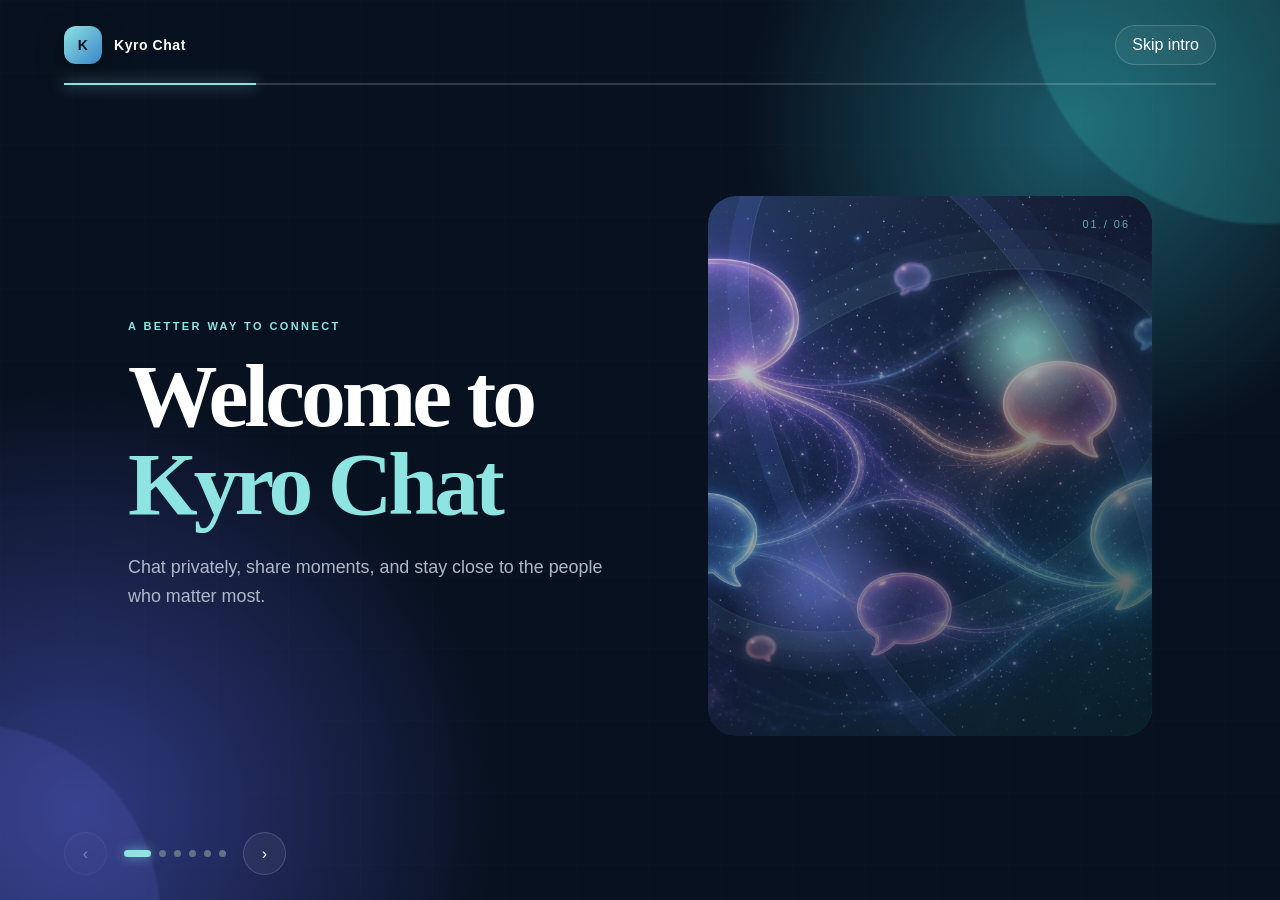
<file: index.html>
<!doctype html>
<html lang="en">
<head>
<meta charset="utf-8">
<meta name="viewport" content="width=device-width,initial-scale=1">
<meta name="theme-color" content="#08111f">
<title>Kyro Chat — Private, beautifully connected</title>
<style>
:root{--ink:#08111f;--ink2:#122239;--paper:#f4f6f8;--muted:#aeb9c8;--cyan:#8de4e1;--cyan2:#39cbc8;--line:#ffffff2b;--serif:Georgia,'Times New Roman',serif;--sans:Arial,Helvetica,sans-serif;--ease:cubic-bezier(.2,.8,.2,1)}
*{box-sizing:border-box}html,body{margin:0;min-height:100%;font-family:var(--sans);background:var(--ink);color:#fff}body{overflow:hidden}button,a{font:inherit}button{cursor:pointer}a{color:inherit;text-decoration:none}
.page{position:relative;min-height:100vh;min-height:100svh;overflow:hidden;background:radial-gradient(circle at 84% 14%,#1b5a68 0,transparent 25%),radial-gradient(circle at 6% 90%,#303a82 0,transparent 29%),var(--ink)}
.page:before{content:"";position:absolute;inset:0;opacity:.13;background-image:linear-gradient(#fff1 1px,transparent 1px),linear-gradient(90deg,#fff1 1px,transparent 1px);background-size:72px 72px;pointer-events:none}.orb{position:absolute;border-radius:50%;filter:blur(1px);opacity:.2;pointer-events:none;animation:drift 14s ease-in-out infinite alternate}.orb.a{width:30rem;height:30rem;right:-14rem;top:-16rem;background:#37cbc7}.orb.b{width:24rem;height:24rem;left:-14rem;bottom:-13rem;background:#5d65ca;animation-delay:-5s}@keyframes drift{to{transform:translate(24px,18px) scale(1.05)}}
.top{position:absolute;z-index:5;top:25px;left:5vw;right:5vw;display:flex;justify-content:space-between;align-items:center}.brand{display:flex;align-items:center;gap:12px;font-size:14px;font-weight:700;letter-spacing:.04em}.mark{display:grid;place-items:center;width:38px;height:38px;border-radius:12px;background:linear-gradient(135deg,var(--cyan),#3985c9);color:var(--ink);font-weight:800;box-shadow:0 10px 30px #0005}.skip{padding:10px 16px;color:#fff;border:1px solid var(--line);border-radius:99px;background:#ffffff0d;transition:.25s var(--ease)}.skip:hover{background:var(--cyan);color:var(--ink)}.track{position:absolute;z-index:5;top:83px;left:5vw;right:5vw;height:2px;background:var(--line)}.fill{width:16.666%;height:100%;background:var(--cyan);box-shadow:0 0 14px var(--cyan);transition:width .35s var(--ease)}
.slides{position:relative;min-height:100vh;min-height:100svh;perspective:1200px}.slide{position:absolute;inset:0;display:grid;grid-template-columns:1.05fr .95fr;align-items:center;gap:clamp(2rem,7vw,8rem);padding:8.5rem 10vw 6.5rem;opacity:0;visibility:hidden;transform:translateX(5%) rotateY(-5deg);transition:opacity .35s var(--ease),transform .45s var(--ease),visibility .35s}.slide.active{opacity:1;visibility:visible;transform:none}.copy{max-width:650px}.eyebrow{margin:0 0 20px;color:var(--cyan);font-size:11px;font-weight:700;letter-spacing:.22em;text-transform:uppercase}h1,h2{margin:0;font-family:var(--serif);font-weight:600;line-height:.98;letter-spacing:-.045em}h1{font-size:clamp(3.6rem,7vw,7.5rem)}h2{font-size:clamp(3rem,6vw,6rem)}.accent{color:var(--cyan)}.lede{max-width:500px;margin:25px 0 0;color:var(--muted);font-size:clamp(1rem,1.4vw,1.2rem);line-height:1.65}
.visual{position:relative;height:min(60vh,560px);min-height:300px;border-radius:28px;overflow:hidden;transform-style:preserve-3d;animation:float 7s ease-in-out infinite}.visual:before{content:"";position:absolute;z-index:0;inset:9% -10% -8% 8%;border:1px solid #8de4e155;border-radius:28px;transform:rotate(4deg)}.visual:after{content:"";position:absolute;inset:0;border-radius:28px;background:linear-gradient(135deg,#ffffff13,#0009)}.visual-bg{position:absolute;inset:0;background:radial-gradient(circle at 72% 28%,#8de4e1 0 2%,transparent 15%),radial-gradient(circle at 25% 72%,#5f77da 0 3%,transparent 18%),linear-gradient(135deg,#132b4b,#0b172a 45%,#174c5d);overflow:hidden}.visual-bg:before,.visual-bg:after{content:"";position:absolute;border:1px solid #8de4e133;border-radius:50%;transform:rotate(-25deg)}.visual-bg:before{width:120%;height:58%;left:-12%;top:18%;box-shadow:0 0 0 20px #8de4e10d,0 0 0 40px #8de4e10a}.visual-bg:after{width:70%;height:130%;left:20%;top:-15%;box-shadow:0 0 0 22px #536fe322,0 0 0 48px #536fe311}.photo{position:absolute;z-index:1;inset:0;width:100%;height:100%;object-fit:cover;border-radius:28px;opacity:.78;mix-blend-mode:screen;filter:saturate(.72) contrast(1.08)}.visual:has(.photo) .visual-bg{z-index:0}.visual:has(.photo):after{z-index:2}.visual-label,.badges{z-index:3}.visual-label{position:absolute;z-index:2;right:22px;top:22px;color:var(--cyan);font-size:11px;letter-spacing:.18em}.badges{position:absolute;z-index:2;bottom:22px;left:22px;display:flex;gap:8px}.badge{padding:9px 12px;border:1px solid #fff3;border-radius:99px;background:#08111fa8;backdrop-filter:blur(8px);font-size:12px}@keyframes float{50%{transform:translateY(-8px) rotateX(1deg) rotateY(-1deg)}}
.cta{grid-template-columns:1fr;text-align:center}.card{width:min(760px,100%);margin:auto;padding:clamp(2rem,6vw,5rem);border:1px solid #8de4e144;border-radius:30px;background:#ffffff0d;box-shadow:0 30px 80px #0005,inset 0 1px #fff2;backdrop-filter:blur(14px)}.card .lede{margin-left:auto;margin-right:auto}.actions{display:flex;justify-content:center;gap:12px;flex-wrap:wrap;margin-top:30px}.btn{display:inline-flex;justify-content:center;min-width:132px;padding:14px 20px;border-radius:99px;font-weight:700;font-size:14px;transition:.25s var(--ease)}.primary{background:var(--cyan);color:var(--ink)}.ghost{border:1px solid var(--line)}.btn:hover{transform:translateY(-3px)}.primary:hover{background:#c5fffc}.ghost:hover{border-color:var(--cyan);color:var(--cyan)}.legal{margin:22px 0 0;color:#7f8b9c;font-size:11px}.legal a{text-decoration:underline;text-underline-offset:3px}
.nav{position:absolute;z-index:5;left:5vw;right:5vw;bottom:25px;display:flex;align-items:center;gap:17px}.nav button{display:grid;place-items:center;width:43px;height:43px;border:1px solid var(--line);border-radius:50%;color:#fff;background:#ffffff0d;transition:.25s var(--ease)}.nav button:hover{background:var(--cyan);color:var(--ink)}.nav button:disabled{opacity:.35;cursor:default}.nav button:disabled:hover{background:#ffffff0d;color:#fff}.dots{display:flex;align-items:center;gap:8px}.dot{width:7px!important;height:7px!important;padding:0;border:0!important;background:#647287!important}.dot.active{width:27px!important;border-radius:20px!important;background:var(--cyan)!important;box-shadow:0 0 12px #8de4e199}
@media(max-width:760px){body{overflow:hidden}.top{top:18px}.track{top:70px}.slide{grid-template-columns:1fr;align-content:center;gap:25px;padding:7rem 9vw 6rem}.copy{order:1}.visual{order:2;height:28vh;min-height:190px;max-height:280px}h1{font-size:clamp(3.25rem,15vw,5.8rem)}h2{font-size:clamp(2.9rem,13vw,5rem)}.lede{margin-top:17px;font-size:15px;line-height:1.5}.eyebrow{margin-bottom:14px}.card{padding:2rem 1.2rem}.card h2{font-size:3.4rem}.nav{bottom:17px}}
@media (min-width:761px) and (max-height:800px){.slide{padding-top:7rem;padding-bottom:5.2rem;gap:clamp(2rem,5vw,6rem)}.visual{height:48vh;min-height:245px}h1{font-size:clamp(3.2rem,6.4vw,6.4rem)}h2{font-size:clamp(2.8rem,5.2vw,5.4rem)}.lede{margin-top:18px;line-height:1.5}}@media (min-width:1500px){.slide{padding-left:12vw;padding-right:12vw}.visual{max-width:650px;width:100%;justify-self:end}}@media(prefers-reduced-motion:reduce){*,*:before,*:after{animation:none!important;transition:none!important}}
</style>
</head>
<body>
<main class="page" id="page"><div class="orb a"></div><div class="orb b"></div>
<header class="top"><a class="brand" href="index.html"><span class="mark">K</span><span>Kyro Chat</span></a><button class="skip" id="skip" type="button">Skip intro</button></header><div class="track"><div class="fill" id="fill"></div></div>
<div class="slides" id="slides">
<section class="slide active"><div class="copy"><p class="eyebrow">A better way to connect</p><h1>Welcome to <span class="accent">Kyro Chat</span></h1><p class="lede">Chat privately, share moments, and stay close to the people who matter most.</p></div><div class="visual"><div class="visual-bg"></div><img class="photo" src="images/welcome-bg.jpg" alt="Abstract blue technology lights" onerror="this.remove()"><span class="visual-label">01 / 06</span></div></section>
<section class="slide"><div class="copy"><p class="eyebrow">Privacy by design</p><h2>End-to-end <span class="accent">encryption</span></h2><p class="lede">Your conversations are protected so your messages stay between you and the people you choose.</p></div><div class="visual"><div class="visual-bg"></div><img class="photo" src="images/security.jpg" alt="Secure digital network representing encryption" onerror="this.remove()"><span class="visual-label">02 / 06</span></div></section>
<section class="slide"><div class="copy"><p class="eyebrow">Talk like you are there</p><h2>Make <span class="accent">seamless calls</span> with Kyro Chat</h2><p class="lede">Move from messages to clear voice and video calls without leaving your conversation.</p></div><div class="visual"><div class="visual-bg"></div><img class="photo" src="images/calls.jpg" alt="Blue flowing light representing clear voice and video calls" onerror="this.remove()"><span class="visual-label">03 / 06</span><div class="badges"><span class="badge">Voice</span><span class="badge">Video</span></div></div></section>
<section class="slide"><div class="copy"><p class="eyebrow">Together is better</p><h2>Engage in <span class="accent">groups and communities</span></h2><p class="lede">Bring people together, share ideas, and keep every community conversation in one place.</p></div><div class="visual"><div class="visual-bg"></div><img class="photo" src="images/groups.jpg" alt="Connected blue network representing groups and communities" onerror="this.remove()"><span class="visual-label">04 / 06</span></div></section>
<section class="slide"><div class="copy"><p class="eyebrow">The people behind Kyro</p><h2>Founded by <span class="accent">Vaeltech</span> &amp; <span class="accent">Jose Grid</span></h2><p class="lede">Built with care to make private communication feel simple, human, and beautiful.</p></div><div class="visual"><div class="visual-bg"></div><img class="photo" src="images/founders.jpg" alt="Abstract creative technology background for the founders" onerror="this.remove()"><span class="visual-label">05 / 06</span></div></section>
<section class="slide cta"><div class="card"><p class="eyebrow">Your conversations, your space</p><h2>Ready to join <span class="accent">Kyro Chat</span>?</h2><p class="lede">Create an account or sign in to start private conversations today.</p><div class="actions"><a class="btn primary" href="signup.html">Get started</a><a class="btn ghost" href="login.html">Login</a></div><p class="legal">By continuing you agree to our <a href="terms.html">Terms</a> and <a href="privacy.html">Privacy Policy</a>.</p></div></section>
</div>
<nav class="nav"><button id="prev" type="button" aria-label="Previous slide">‹</button><div class="dots" id="dots"></div><button id="next" type="button" aria-label="Next slide">›</button></nav>
</main>
<script>
(function(){'use strict';var slides=[].slice.call(document.querySelectorAll('.slide')),dots=document.getElementById('dots'),fill=document.getElementById('fill'),prev=document.getElementById('prev'),next=document.getElementById('next'),skip=document.getElementById('skip'),index=0,start=0;
slides.forEach(function(_,i){var d=document.createElement('button');d.className='dot'+(i===0?' active':'');d.type='button';d.setAttribute('aria-label','Go to slide '+(i+1));d.onclick=function(){go(i)};dots.appendChild(d)});var dotList=[].slice.call(dots.children);
function go(i){index=(i+slides.length)%slides.length;slides.forEach(function(s,n){s.classList.toggle('active',n===index)});dotList.forEach(function(d,n){d.classList.toggle('active',n===index)});fill.style.width=((index+1)/slides.length*100)+'%';prev.disabled=index===0;next.textContent=index===slides.length-1?'↺':'›';next.setAttribute('aria-label',index===slides.length-1?'Back to first slide':'Next slide')}
prev.onclick=function(){go(index-1)};next.onclick=function(){go(index+1)};skip.onclick=function(){go(slides.length-1)};document.onkeydown=function(e){if(e.key==='ArrowRight'||e.key==='PageDown'||e.key===' '){e.preventDefault();go(index+1)}if(e.key==='ArrowLeft'||e.key==='PageUp'){e.preventDefault();go(index-1)}};var area=document.getElementById('slides');area.ontouchstart=function(e){start=e.changedTouches[0].clientX};area.ontouchend=function(e){var d=e.changedTouches[0].clientX-start;if(Math.abs(d)>45)go(index+(d<0?1:-1))};go(0)})();
</script>
</body></html>
</file>
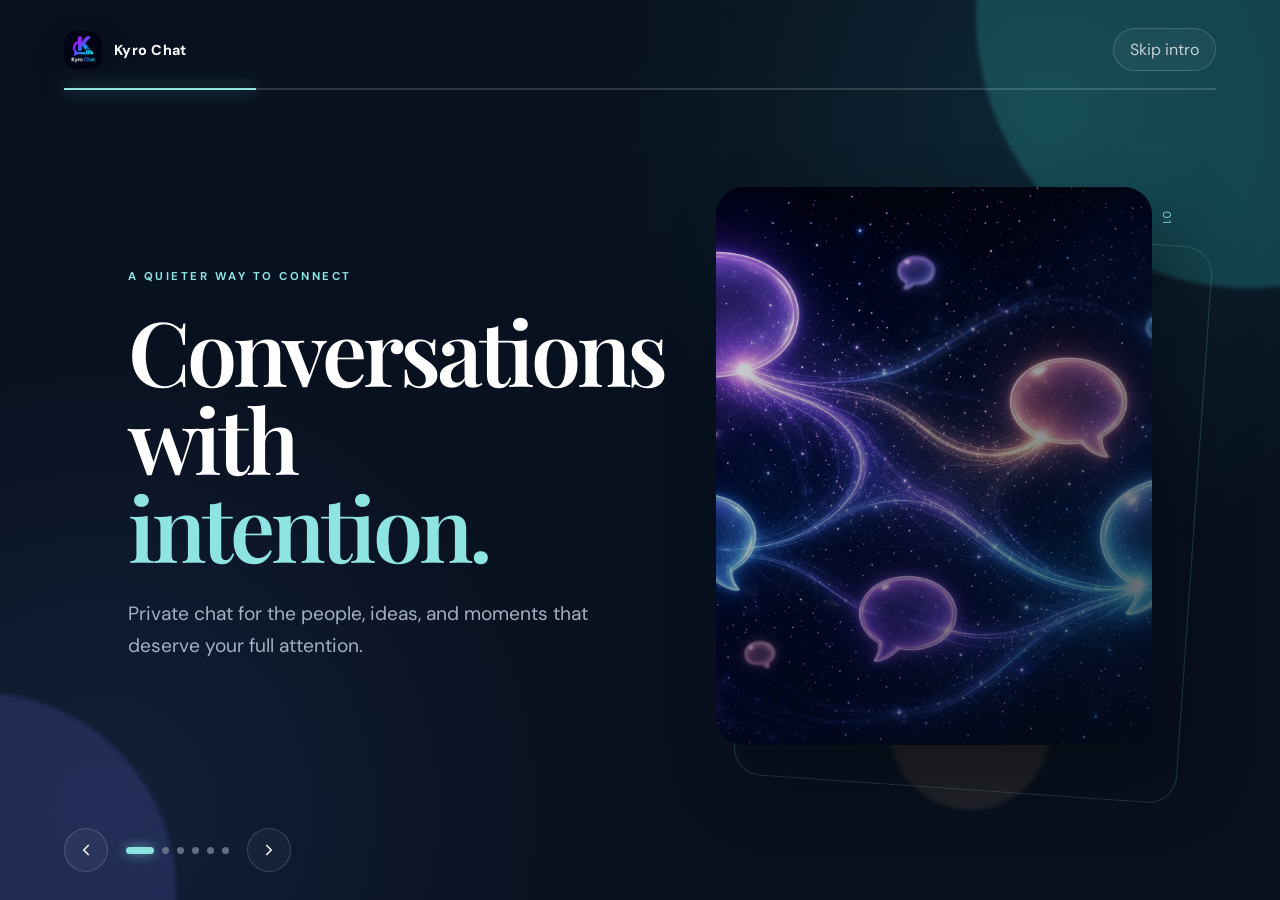
<file: Index.html>
<!DOCTYPE html>
<html lang="en">
<head>
  <meta charset="UTF-8" />
  <meta name="viewport" content="width=device-width, initial-scale=1.0" />
  <meta name="theme-color" content="#08111f" />
  <meta name="description" content="Kyro Chat — private conversations, beautifully connected." />
  <title>Kyro Chat — Private, beautifully connected</title>
  <link rel="manifest" href="manifest.webmanifest" />
  <link rel="apple-touch-icon" href="images/logo.jpg" />
  <link rel="preconnect" href="https://fonts.googleapis.com" />
  <link rel="preconnect" href="https://fonts.gstatic.com" crossorigin />
  <link href="https://fonts.googleapis.com/css2?family=DM+Sans:wght@400;500;600;700&family=Playfair+Display:wght@500;600;700&display=swap" rel="stylesheet" />
  <style>
    :root {
      --ink: #08111f;
      --ink-2: #101e31;
      --paper: #f3f5f7;
      --paper-soft: rgba(243, 245, 247, .78);
      --white: #fff;
      --muted: #a5b1c2;
      --line: rgba(255,255,255,.16);
      --cyan: #8de4e1;
      --cyan-strong: #37c9c6;
      --serif: 'Playfair Display', Georgia, serif;
      --sans: 'DM Sans', system-ui, sans-serif;
      --ease: cubic-bezier(.22,.8,.2,1);
    }

    * { box-sizing: border-box; }
    html, body { min-height: 100%; }
    body {
      margin: 0;
      background: var(--ink);
      color: var(--white);
      font-family: var(--sans);
      overflow: hidden;
    }
    button, a { font: inherit; }
    button { cursor: pointer; }
    a { color: inherit; text-decoration: none; }

    .onboarding {
      position: relative;
      isolation: isolate;
      min-height: 100svh;
      overflow: hidden;
      background:
        radial-gradient(circle at 82% 12%, rgba(55,201,198,.12), transparent 28rem),
        radial-gradient(circle at 8% 90%, rgba(82,111,190,.16), transparent 30rem),
        var(--ink);
    }
    .onboarding::before {
      content: '';
      position: absolute;
      inset: 0;
      z-index: -1;
      pointer-events: none;
      opacity: .16;
      background-image: linear-gradient(rgba(255,255,255,.04) 1px, transparent 1px), linear-gradient(90deg, rgba(255,255,255,.04) 1px, transparent 1px);
      background-size: 72px 72px;
      mask-image: linear-gradient(to bottom, black, transparent 82%);
    }

    .ambient { position: absolute; inset: 0; pointer-events: none; z-index: -1; overflow: hidden; }
    .orb { position: absolute; border-radius: 50%; filter: blur(2px); opacity: .22; animation: drift 16s ease-in-out infinite alternate; }
    .orb-1 { width: 34rem; height: 34rem; right: -15rem; top: -16rem; background: #38d1cf; }
    .orb-2 { width: 25rem; height: 25rem; left: -14rem; bottom: -12rem; background: #5964c9; animation-delay: -5s; }
    .orb-3 { width: 10rem; height: 10rem; right: 18%; bottom: 10%; background: #ecb77e; opacity: .1; animation-delay: -9s; }
    @keyframes drift { to { transform: translate3d(2rem, 1.5rem, 0) scale(1.08); } }

    .top-bar, .bottom-nav, .progress-track { position: absolute; z-index: 10; }
    .top-bar { top: 28px; left: 5vw; right: 5vw; display: flex; align-items: center; justify-content: space-between; }
    .brand { display: flex; align-items: center; gap: 12px; letter-spacing: .03em; font-size: .9rem; font-weight: 700; }
    .brand-logo, .cta-logo { object-fit: cover; border-radius: 13px; box-shadow: 0 12px 32px rgba(0,0,0,.22); }
    .brand-logo { width: 38px; height: 38px; }
    .skip-btn { border: 1px solid var(--line); color: var(--paper-soft); background: rgba(255,255,255,.04); border-radius: 999px; padding: 10px 16px; transition: .25s var(--ease); }
    .skip-btn:hover, .nav-btn:hover { color: var(--ink); background: var(--cyan); border-color: var(--cyan); transform: translateY(-2px); }
    .progress-track { top: 88px; left: 5vw; right: 5vw; height: 2px; background: var(--line); }
    .progress-fill { height: 100%; width: 16.666%; background: var(--cyan); transition: width .7s var(--ease); box-shadow: 0 0 18px rgba(141,228,225,.8); }

    .slides { position: relative; min-height: 100svh; perspective: 1600px; }
    .slide { position: absolute; inset: 0; display: grid; grid-template-columns: minmax(0, 1.08fr) minmax(320px, .92fr); align-items: center; gap: clamp(2rem, 6vw, 8rem); padding: 9rem 10vw 7rem; opacity: 0; pointer-events: none; transform: translate3d(7%,0,0) rotateY(-10deg) scale(.96); transform-origin: 70% 50%; transition: opacity .65s var(--ease), transform .85s var(--ease); }
    .slide.is-active { opacity: 1; pointer-events: auto; transform: translate3d(0,0,0) rotateY(0) scale(1); }
    .slide.is-before { transform: translate3d(-7%,0,0) rotateY(10deg) scale(.96); }
    .slide-copy { position: relative; z-index: 2; max-width: 610px; }
    .eyebrow { margin: 0 0 22px; color: var(--cyan); font-size: .71rem; font-weight: 700; letter-spacing: .22em; text-transform: uppercase; }
    h1, h2 { margin: 0; max-width: 760px; font-family: var(--serif); font-weight: 600; line-height: .98; letter-spacing: -.045em; }
    h1 { font-size: clamp(3.7rem, 7vw, 7.7rem); }
    h2 { font-size: clamp(3rem, 5.8vw, 6.2rem); }
    .gradient-text { color: var(--cyan); }
    .lede { max-width: 480px; margin: 28px 0 0; color: var(--muted); font-size: clamp(1rem, 1.5vw, 1.2rem); line-height: 1.7; }
    .reveal { opacity: 0; transform: translateY(20px); }
    .is-active .reveal { animation: reveal .8s var(--ease) forwards; }
    .is-active .delay-1 { animation-delay: .12s; } .is-active .delay-2 { animation-delay: .24s; }
    @keyframes reveal { to { opacity: 1; transform: translateY(0); } }

    .slide-visual { position: relative; height: min(62vh, 570px); min-height: 350px; overflow: visible; transform-style: preserve-3d; animation: float 7s ease-in-out infinite; }
    @keyframes float { 50% { transform: translateY(-10px) rotateX(1deg) rotateY(-1deg); } }
    .slide-visual::before { content: ''; position: absolute; inset: 8% -10% -8% 8%; border: 1px solid rgba(141,228,225,.32); border-radius: 28px; transform: translateZ(-28px) rotate(4deg); opacity: .65; }
    .slide-img { position: absolute; inset: 0; width: 100%; height: 100%; object-fit: cover; border-radius: 28px; filter: saturate(.75) contrast(1.08); box-shadow: 28px 35px 70px rgba(0,0,0,.34); transform: translateZ(22px); }
    .visual-overlay { position: absolute; inset: 0; z-index: 1; border-radius: 28px; background: linear-gradient(135deg, rgba(5,14,28,.1), rgba(5,14,28,.72)); transform: translateZ(23px); }
    .slide-visual::after { content: attr(data-index); position: absolute; right: -22px; top: 24px; z-index: 3; color: var(--cyan); font-size: .7rem; letter-spacing: .2em; writing-mode: vertical-rl; }
    .call-badges { position: absolute; z-index: 2; left: 24px; bottom: 24px; display: flex; gap: 8px; transform: translateZ(40px); }
    .badge { padding: 9px 12px; border: 1px solid rgba(255,255,255,.22); border-radius: 99px; background: rgba(8,17,31,.58); backdrop-filter: blur(10px); font-size: .75rem; }

    .slide-cta { display: grid; place-items: center; grid-template-columns: 1fr; text-align: center; }
    .cta-card { width: min(760px, 100%); padding: clamp(2rem, 6vw, 5rem); border: 1px solid rgba(141,228,225,.24); border-radius: 32px; background: linear-gradient(135deg, rgba(255,255,255,.1), rgba(255,255,255,.035)); box-shadow: 0 35px 100px rgba(0,0,0,.3), inset 0 1px rgba(255,255,255,.12); backdrop-filter: blur(18px); }
    .cta-logo { width: 68px; height: 68px; margin-bottom: 25px; }
    .cta-card h2 { margin-inline: auto; font-size: clamp(2.8rem, 6vw, 5.8rem); }
    .cta-card .lede { margin-inline: auto; }
    .cta-actions { display: flex; justify-content: center; gap: 12px; flex-wrap: wrap; margin-top: 32px; }
    .btn { display: inline-flex; justify-content: center; align-items: center; min-width: 132px; padding: 14px 21px; border-radius: 999px; font-weight: 700; font-size: .88rem; transition: .25s var(--ease); }
    .btn-primary { color: var(--ink); background: var(--cyan); box-shadow: 0 10px 25px rgba(55,201,198,.2); }
    .btn-primary:hover { background: #c2fffc; transform: translateY(-3px); box-shadow: 0 14px 30px rgba(55,201,198,.3); }
    .btn-ghost { border: 1px solid var(--line); color: var(--paper); }
    .btn-ghost:hover { border-color: var(--cyan); color: var(--cyan); transform: translateY(-3px); }
    .legal-line { margin: 24px 0 0; color: #7f8b9c; font-size: .74rem; } .legal-line a { color: var(--paper-soft); text-decoration: underline; text-underline-offset: 3px; }

    .bottom-nav { left: 5vw; right: 5vw; bottom: 28px; display: flex; align-items: center; gap: 18px; }
    .nav-btn { display: grid; place-items: center; width: 44px; height: 44px; border: 1px solid var(--line); border-radius: 50%; color: var(--paper); background: rgba(255,255,255,.04); transition: .25s var(--ease); }
    .nav-btn svg { width: 18px; }
    .dots { display: flex; align-items: center; gap: 8px; }
    .dot { width: 7px; height: 7px; padding: 0; border: 0; border-radius: 50%; background: #617085; transition: .35s var(--ease); }
    .dot.is-active { width: 28px; border-radius: 99px; background: var(--cyan); box-shadow: 0 0 12px rgba(141,228,225,.6); }

    @media (max-width: 760px) {
      body { overflow: auto; }
      .top-bar { top: 20px; } .progress-track { top: 73px; } .bottom-nav { bottom: 18px; }
      .slide { grid-template-columns: 1fr; align-content: center; gap: 28px; padding: 7.2rem 9vw 6.5rem; }
      .slide-copy { order: 1; } .slide-visual { order: 2; height: 31vh; min-height: 210px; max-height: 300px; }
      h1 { font-size: clamp(3.4rem, 15vw, 5.8rem); } h2 { font-size: clamp(2.8rem, 13vw, 5rem); }
      .lede { margin-top: 18px; line-height: 1.55; font-size: .95rem; }
      .eyebrow { margin-bottom: 14px; }
      .slide-visual::after { right: -13px; top: 12px; }
      .cta-card { padding: 2rem 1.4rem; } .cta-card .lede { max-width: 360px; }
    }
    @media (prefers-reduced-motion: reduce) { *, *::before, *::after { animation-duration: .01ms !important; transition-duration: .01ms !important; } }
  </style>
</head>
<body>
  <main class="onboarding" id="onboarding">
    <div class="ambient" aria-hidden="true"><div class="orb orb-1"></div><div class="orb orb-2"></div><div class="orb orb-3"></div></div>
    <header class="top-bar">
      <a class="brand" href="index.html" aria-label="Kyro Chat home"><img src="images/logo.jpg" alt="" class="brand-logo" /><span>Kyro Chat</span></a>
      <button class="skip-btn" id="skipBtn" type="button">Skip intro</button>
    </header>
    <div class="progress-track" aria-hidden="true"><div class="progress-fill" id="progressFill"></div></div>

    <div class="slides" id="slides" aria-live="polite">
      <section class="slide is-active" data-slide="0" aria-hidden="false">
        <div class="slide-copy"><p class="eyebrow reveal">A quieter way to connect</p><h1 class="reveal delay-1">Conversations with <span class="gradient-text">intention.</span></h1><p class="lede reveal delay-2">Private chat for the people, ideas, and moments that deserve your full attention.</p></div>
        <div class="slide-visual" data-index="01"><img src="images/welcome-bg.jpg" alt="Abstract blue technology lights" class="slide-img" /><div class="visual-overlay"></div></div>
      </section>
      <section class="slide" data-slide="1" aria-hidden="true">
        <div class="slide-copy"><p class="eyebrow reveal">Privacy by design</p><h2 class="reveal delay-1">Your words stay <span class="gradient-text">yours.</span></h2><p class="lede reveal delay-2">End-to-end encryption keeps every conversation between you and the people you choose.</p></div>
        <div class="slide-visual" data-index="02"><img src="images/security.jpg" alt="Secure digital network representing encryption" class="slide-img" /><div class="visual-overlay"></div></div>
      </section>
      <section class="slide" data-slide="2" aria-hidden="true">
        <div class="slide-copy"><p class="eyebrow reveal">Talk like you are there</p><h2 class="reveal delay-1">One touch from <span class="gradient-text">closer.</span></h2><p class="lede reveal delay-2">Move from messages to clear voice and video calls without leaving the conversation.</p></div>
        <div class="slide-visual" data-index="03"><img src="images/calls.jpg" alt="Blue flowing light representing clear voice and video calls" class="slide-img" /><div class="visual-overlay"></div><div class="call-badges"><span class="badge">Voice</span><span class="badge">Video</span></div></div>
      </section>
      <section class="slide" data-slide="3" aria-hidden="true">
        <div class="slide-copy"><p class="eyebrow reveal">Together is better</p><h2 class="reveal delay-1">Make room for <span class="gradient-text">everyone.</span></h2><p class="lede reveal delay-2">Bring people together, share ideas, and keep every community conversation in one place.</p></div>
        <div class="slide-visual" data-index="04"><img src="images/groups.jpg" alt="Connected blue network representing groups and communities" class="slide-img" /><div class="visual-overlay"></div></div>
      </section>
      <section class="slide" data-slide="4" aria-hidden="true">
        <div class="slide-copy"><p class="eyebrow reveal">The people behind Kyro</p><h2 class="reveal delay-1">Built with <span class="gradient-text">care.</span></h2><p class="lede reveal delay-2">Founded by Vaeltech and Jose Grid to make private communication feel simple, human, and beautiful.</p></div>
        <div class="slide-visual" data-index="05"><img src="images/founders.jpg" alt="Abstract creative technology background for the founders" class="slide-img" /><div class="visual-overlay"></div></div>
      </section>
      <section class="slide slide-cta" data-slide="5" aria-hidden="true">
        <div class="cta-card"><img src="images/logo.jpg" alt="Kyro Chat" class="cta-logo" /><p class="eyebrow reveal">Your conversations, your space</p><h2 class="reveal delay-1">Come on <span class="gradient-text">in.</span></h2><p class="lede reveal delay-2">Create an account or sign in to start private conversations today.</p><div class="cta-actions reveal delay-2"><a class="btn btn-primary" href="signup.html">Get started</a><a class="btn btn-ghost" href="login.html">Login</a></div><p class="legal-line reveal delay-2">By continuing you agree to our <a href="terms.html">Terms</a> and <a href="privacy.html">Privacy Policy</a>.</p></div>
      </section>
    </div>

    <nav class="bottom-nav" aria-label="Onboarding navigation"><button class="nav-btn" id="prevBtn" type="button" aria-label="Previous slide"><svg viewBox="0 0 24 24" fill="none"><path d="M15 18l-6-6 6-6" stroke="currentColor" stroke-width="2.2" stroke-linecap="round" stroke-linejoin="round"/></svg></button><div class="dots" id="dots" role="tablist" aria-label="Onboarding slides"></div><button class="nav-btn nav-next" id="nextBtn" type="button" aria-label="Next slide"><svg viewBox="0 0 24 24" fill="none"><path d="M9 18l6-6-6-6" stroke="currentColor" stroke-width="2.2" stroke-linecap="round" stroke-linejoin="round"/></svg></button></nav>
  </main>
  <script>
    (() => {
      const slides = [...document.querySelectorAll('.slide')];
      const dots = document.getElementById('dots');
      const progress = document.getElementById('progressFill');
      const prev = document.getElementById('prevBtn');
      const next = document.getElementById('nextBtn');
      const skip = document.getElementById('skipBtn');
      let current = 0;
      let startX = 0;

      slides.forEach((_, i) => {
        const dot = document.createElement('button');
        dot.className = 'dot' + (i === 0 ? ' is-active' : '');
        dot.type = 'button'; dot.setAttribute('role', 'tab'); dot.setAttribute('aria-label', `Go to slide ${i + 1}`);
        dot.addEventListener('click', () => goTo(i)); dots.appendChild(dot);
      });
      const dotButtons = [...dots.children];

      function goTo(index) {
        const nextIndex = Math.max(0, Math.min(slides.length - 1, index));
        if (nextIndex === current && slides[current].classList.contains('is-active')) return;
        slides.forEach((slide, i) => { slide.classList.toggle('is-active', i === nextIndex); slide.classList.toggle('is-before', i < nextIndex); slide.setAttribute('aria-hidden', i === nextIndex ? 'false' : 'true'); });
        dotButtons.forEach((dot, i) => { dot.classList.toggle('is-active', i === nextIndex); dot.setAttribute('aria-selected', i === nextIndex ? 'true' : 'false'); });
        progress.style.width = `${((nextIndex + 1) / slides.length) * 100}%`;
        current = nextIndex;
        prev.disabled = current === 0;
        next.setAttribute('aria-label', current === slides.length - 1 ? 'Back to first slide' : 'Next slide');
      }
      function step(direction) { goTo((current + direction + slides.length) % slides.length); }
      prev.addEventListener('click', () => step(-1)); next.addEventListener('click', () => step(1));
      skip.addEventListener('click', () => goTo(slides.length - 1));
      document.addEventListener('keydown', e => { if (['ArrowRight','PageDown',' '].includes(e.key)) { e.preventDefault(); step(1); } if (['ArrowLeft','PageUp'].includes(e.key)) { e.preventDefault(); step(-1); } if (e.key === 'Home') goTo(0); if (e.key === 'End') goTo(slides.length - 1); });
      document.getElementById('slides').addEventListener('touchstart', e => { startX = e.changedTouches[0].clientX; }, { passive: true });
      document.getElementById('slides').addEventListener('touchend', e => { const delta = e.changedTouches[0].clientX - startX; if (Math.abs(delta) > 45) step(delta < 0 ? 1 : -1); }, { passive: true });
      document.getElementById('slides').addEventListener('wheel', e => { if (Math.abs(e.deltaY) > 12) { e.preventDefault(); step(e.deltaY > 0 ? 1 : -1); } }, { passive: false });
      goTo(0);
    })();
  </script>
</body>
</html>
</file>
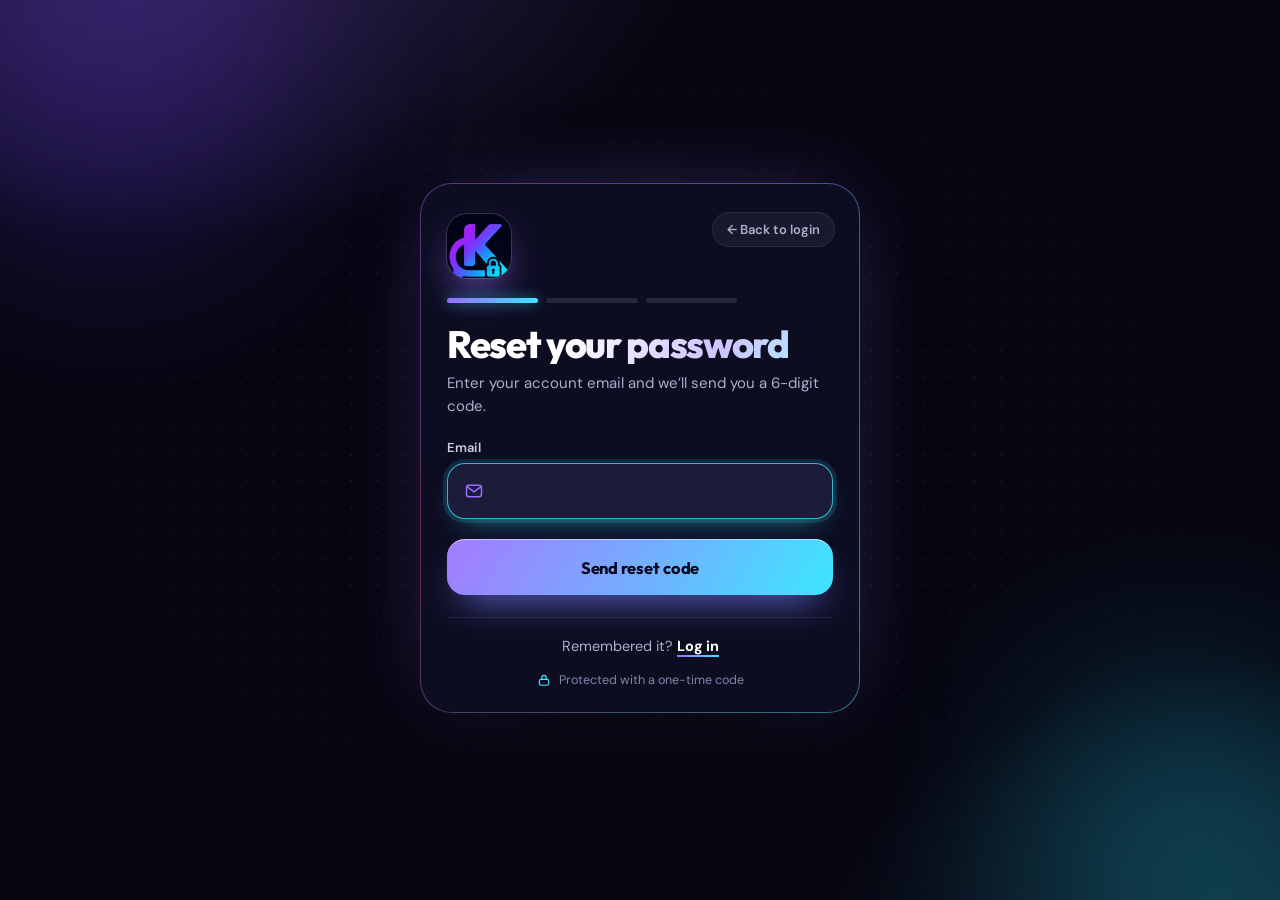
<file: forgot.html>
<!DOCTYPE html>
<html lang="en">
<head>
  <meta charset="UTF-8" />
  <meta name="viewport" content="width=device-width, initial-scale=1.0" />
  <title>Reset password — Kyro Chat</title>
  <meta name="theme-color" content="#070712" />
  <link rel="manifest" href="manifest.webmanifest" />
  <link rel="apple-touch-icon" href="images/icon-192.png" />
  <link rel="preconnect" href="https://fonts.googleapis.com" />
  <link href="https://fonts.googleapis.com/css2?family=Outfit:wght@600;700;800&family=DM+Sans:wght@400;500;600&display=swap" rel="stylesheet" />
  <link rel="stylesheet" href="styles.css" />
  <link rel="stylesheet" href="kyro-redesign.css" />
  <link rel="stylesheet" href="kyro-design.css" />
  <link rel="stylesheet" href="auth.css" />
  <link rel="stylesheet" href="kyro-auth.css" />
</head>
<body class="k-auth">
  <div class="ambient">
    <div class="orb orb-1"></div>
    <div class="orb orb-2"></div>
  </div>
  <div class="k-bubbles" aria-hidden="true"><i></i><i></i><i></i><i></i><i></i><i></i></div>
  <main class="auth">
    <form class="auth-card" id="forgotForm" novalidate>
      <a class="back" href="login.html">← Back to login</a>
      <div class="steps" id="stepDots"></div>

      <section class="panel is-on" data-step="email">
        <h1>Reset your password</h1>
        <p>Enter your account email and we’ll send you a 6-digit code.</p>
        <label for="email">Email</label>
        <input id="email" name="email" type="email" autocomplete="email" required />
        <p class="form-error" id="emailError"></p>
        <button class="btn btn-primary" type="submit" style="width:100%">Send reset code</button>
      </section>

      <section class="panel" data-step="reset">
        <h1>Enter the code</h1>
        <p>We sent a code to <strong id="otpEmail"></strong>. It expires in 10 minutes.</p>
        <label for="otp">Reset code</label>
        <input id="otp" name="otp" inputmode="numeric" maxlength="8" autocomplete="one-time-code" />
        <label for="newPassword">New password</label>
        <input id="newPassword" name="newPassword" type="password" autocomplete="new-password" minlength="8" />
        <label for="confirmPassword">Confirm new password</label>
        <input id="confirmPassword" name="confirmPassword" type="password" autocomplete="new-password" minlength="8" />
        <p class="form-error" id="resetError"></p>
        <button class="btn btn-primary" type="submit" style="width:100%">Update password</button>
        <button class="btn btn-ghost" type="button" id="resendBtn" style="width:100%">Resend code</button>
      </section>

      <section class="panel" data-step="done">
        <div class="k-done" aria-hidden="true">
          <svg viewBox="0 0 24 24" fill="none" stroke="currentColor" stroke-width="2.4" stroke-linecap="round" stroke-linejoin="round"><path d="m5 12.5 4.5 4.5L19 7.5"/></svg>
        </div>
        <h1>Password updated</h1>
        <p>Your new password is ready. Log in to get back to your chats.</p>
        <a class="btn btn-primary" href="login.html" style="width:100%">Go to login</a>
      </section>

      <p class="note">Remembered it? <a href="login.html">Log in</a></p>
      <div class="k-trust"><svg viewBox="0 0 24 24" fill="none" stroke="currentColor" stroke-width="2" stroke-linecap="round" stroke-linejoin="round" aria-hidden="true"><rect x="4" y="11" width="16" height="10" rx="3"/><path d="M8 11V8a4 4 0 0 1 8 0v3"/></svg><span>Protected with a one-time code</span></div>
    </form>
  </main>
  <script src="js/kyro.js"></script>
  <script src="js/forgot.js"></script>
  <script src="js/auth-fx.js"></script>
  <script src="js/install.js"></script>
</body>
</html>
</file>
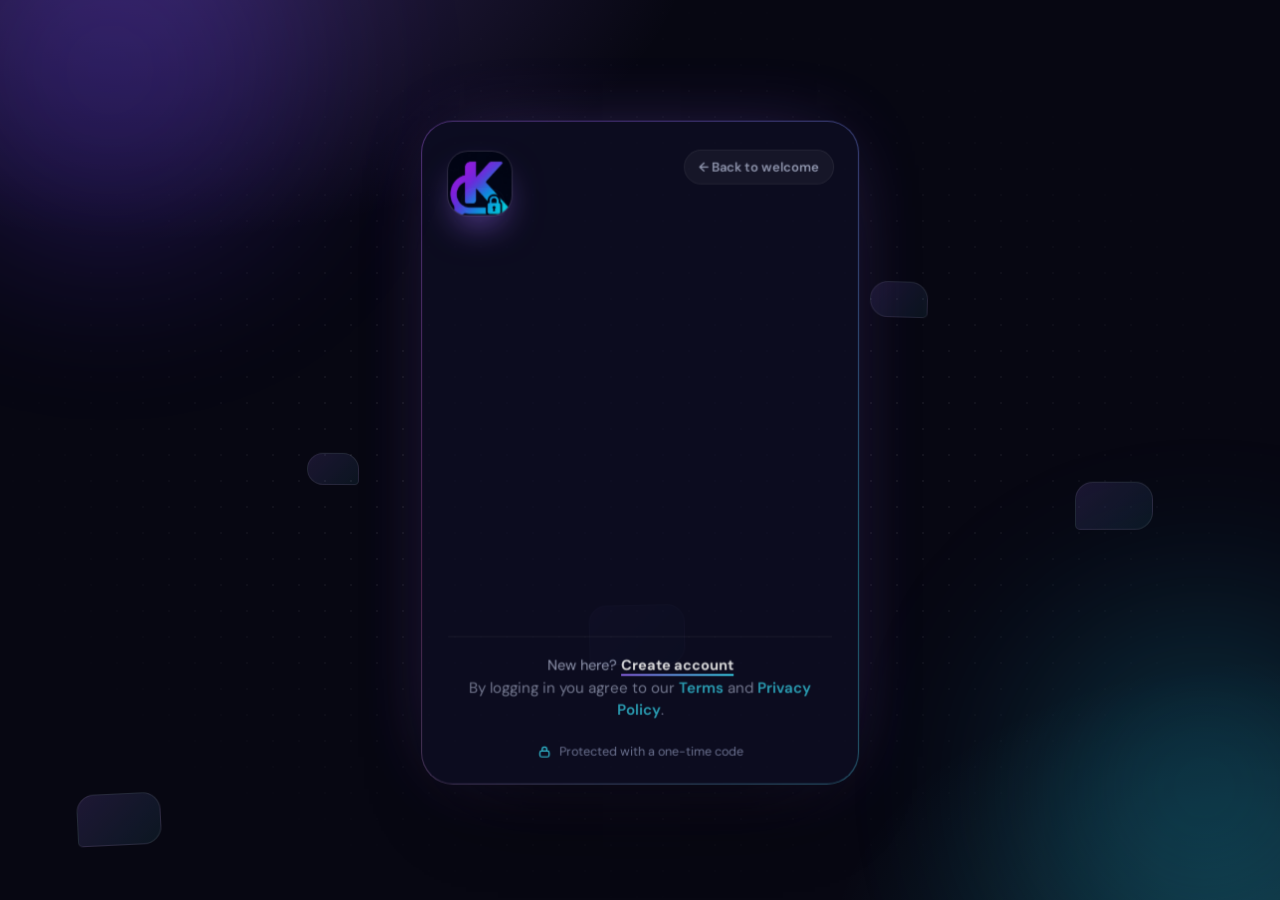
<file: kyro-app.html>
<!DOCTYPE html>
<html lang="en">
<head>
  <meta charset="UTF-8">
  <meta name="viewport" content="width=device-width, initial-scale=1.0, viewport-fit=cover">
  <meta name="theme-color" content="#141419">
  <title>Kyro Chat - Messages</title>
  <link rel="preconnect" href="https://fonts.googleapis.com">
  <link href="https://fonts.googleapis.com/css2?family=Space+Grotesk:wght@400;500;600;700&family=Inter:wght@400;500;600&display=swap" rel="stylesheet">
  <style>
    :root {
      --bg: #141419;
      --bg-elevated: #1c1c24;
      --bg-card: #20202a;
      --border: #2c2c38;
      --violet: #8b5cf6;
      --violet-dim: #6d4fc7;
      --violet-glow: rgba(139, 92, 246, 0.35);
      --text: #f2f1f7;
      --text-dim: #9c9ba8;
      --text-faint: #5f5e6b;
      --green: #4ade80;
      --danger: #f87171;
      --warning: #fbbf24;
      --info: #60a5fa;
      --radius: 16px;
      --success-color: #10b981;
    }

    html.light-mode {
      --bg: #f8f8fc;
      --bg-elevated: #ffffff;
      --bg-card: #f3f4f8;
      --border: #e5e7eb;
      --text: #1f2937;
      --text-dim: #6b7280;
      --text-faint: #9ca3af;
    }

    * {
      box-sizing: border-box;
      margin: 0;
      padding: 0;
    }

    html, body {
      width: 100%;
      height: 100%;
      margin: 0;
      padding: 0;
    }

    body {
      background: radial-gradient(circle at 20% 0%, #1b1b24 0%, #101014 60%);
      color: var(--text);
      font-family: 'Inter', sans-serif;
      min-height: 100vh;
      min-height: 100dvh;
      display: flex;
      flex-direction: column;
      padding: 0;
      overflow-x: hidden;
      -webkit-font-smoothing: antialiased;
      text-rendering: optimizeLegibility;
      transition: background 0.3s ease;
    }

    html.light-mode body {
      background: linear-gradient(135deg, #f0f4f8 0%, #d9e2ec 100%);
    }

    h1, h2, h3, h4, h5, h6 {
      font-family: 'Space Grotesk', sans-serif;
    }

    /* ========== HEADER WITH THEME TOGGLE ========== */
    .app-header {
      display: flex;
      justify-content: space-between;
      align-items: center;
      padding: 16px 20px;
      background: rgba(20, 20, 25, 0.8);
      backdrop-filter: blur(10px);
      border-bottom: 1px solid var(--border);
      position: sticky;
      top: 0;
      z-index: 100;
      animation: slideDown 0.5s ease;
    }

    html.light-mode .app-header {
      background: rgba(255, 255, 255, 0.9);
    }

    .header-logo {
      font-size: 24px;
      font-weight: 700;
      color: var(--violet);
      font-family: 'Space Grotesk';
    }

    .header-controls {
      display: flex;
      gap: 12px;
      align-items: center;
    }

    .theme-toggle, .settings-btn, .shortcuts-btn {
      width: 40px;
      height: 40px;
      border-radius: 50%;
      border: 1px solid var(--border);
      background: var(--bg-card);
      color: var(--text);
      cursor: pointer;
      display: flex;
      align-items: center;
      justify-content: center;
      font-size: 18px;
      transition: all 0.3s ease;
    }

    .theme-toggle:hover, .settings-btn:hover, .shortcuts-btn:hover {
      background: var(--violet);
      color: white;
      transform: scale(1.1);
    }

    @keyframes slideDown {
      from { transform: translateY(-100%); opacity: 0; }
      to { transform: translateY(0); opacity: 1; }
    }

    /* ========== MAIN CONTAINER ========== */
    .main-container {
      flex: 1;
      overflow-y: auto;
      padding: 20px;
    }

    @media (max-width: 480px) {
      .main-container {
        padding: 12px;
      }
      .app-header {
        padding: 12px 16px;
      }
    }

    /* ========== PARTICLES BACKGROUND ========== */
    .particles {
      position: fixed;
      top: 0;
      left: 0;
      width: 100%;
      height: 100%;
      pointer-events: none;
      z-index: 0;
    }

    .particle {
      position: absolute;
      width: 4px;
      height: 4px;
      background: var(--violet);
      border-radius: 50%;
      opacity: 0.3;
      animation: float 20s infinite ease-in-out;
    }

    @keyframes float {
      0%, 100% { transform: translateY(0) translateX(0); opacity: 0.1; }
      50% { transform: translateY(-50px) translateX(30px); opacity: 0.5; }
    }

    /* ========== SECTIONS ========== */
    .section {
      max-width: 1200px;
      margin: 40px auto;
      padding: 0 20px;
      animation: fadeInUp 0.6s ease;
    }

    @keyframes fadeInUp {
      from { opacity: 0; transform: translateY(30px); }
      to { opacity: 1; transform: translateY(0); }
    }

    .section-title {
      font-size: 28px;
      font-weight: 700;
      margin-bottom: 24px;
      text-align: center;
    }

    @media (max-width: 480px) {
      .section-title {
        font-size: 22px;
      }
      .section {
        margin: 24px auto;
        padding: 0 16px;
      }
    }

    /* ========== LIVE CHAT DEMO ========== */
    .chat-demo {
      background: var(--bg-card);
      border-radius: var(--radius);
      border: 1px solid var(--border);
      padding: 20px;
      max-width: 500px;
      margin: 0 auto;
      height: 400px;
      display: flex;
      flex-direction: column;
      overflow: hidden;
    }

    .chat-messages {
      flex: 1;
      overflow-y: auto;
      display: flex;
      flex-direction: column;
      gap: 12px;
      margin-bottom: 12px;
    }

    .message {
      display: flex;
      gap: 8px;
      animation: messageSlide 0.4s ease;
    }

    .message.own {
      justify-content: flex-end;
    }

    .message-avatar {
      width: 32px;
      height: 32px;
      border-radius: 50%;
      background: linear-gradient(135deg, var(--violet), #5b3aa8);
      display: flex;
      align-items: center;
      justify-content: center;
      color: white;
      font-size: 14px;
      font-weight: 600;
      flex-shrink: 0;
    }

    .message-content {
      background: var(--bg-elevated);
      padding: 10px 14px;
      border-radius: 12px;
      max-width: 70%;
      font-size: 14px;
      line-height: 1.4;
    }

    .message.own .message-content {
      background: var(--violet);
      color: white;
    }

    .message-time {
      font-size: 12px;
      color: var(--text-faint);
      margin-top: 4px;
    }

    .message-edited-tag {
      font-size: 11px;
      opacity: 0.7;
      margin-left: 4px;
    }

    /* ========== MESSAGE ACTIONS / REPLY / REACT / EDIT ========== */
    .message-content {
      position: relative;
      cursor: pointer;
      user-select: none;
      -webkit-user-select: none;
    }

    .message-reply-quote {
      border-left: 3px solid var(--violet);
      background: rgba(139, 92, 246, 0.12);
      padding: 6px 8px;
      border-radius: 6px;
      margin-bottom: 6px;
      font-size: 12px;
      color: var(--text-dim);
    }

    .message.own .message-reply-quote {
      border-left-color: rgba(255, 255, 255, 0.6);
      background: rgba(255, 255, 255, 0.15);
      color: rgba(255, 255, 255, 0.85);
    }

    .message-reply-quote-name {
      font-weight: 600;
      margin-bottom: 2px;
    }

    .message-reactions {
      display: flex;
      gap: 4px;
      margin-top: 4px;
      flex-wrap: wrap;
    }

    .message-reaction-badge {
      background: var(--bg-card);
      border: 1px solid var(--border);
      border-radius: 10px;
      padding: 1px 6px;
      font-size: 12px;
      color: var(--text);
      display: inline-flex;
      align-items: center;
      gap: 2px;
      cursor: pointer;
    }

    .message-actions-menu {
      position: fixed;
      background: var(--bg-elevated);
      border: 1px solid var(--border);
      border-radius: 12px;
      box-shadow: 0 8px 24px rgba(0, 0, 0, 0.35);
      padding: 6px;
      display: flex;
      gap: 2px;
      z-index: 1000;
      animation: fadeInUp 0.15s ease;
    }

    .message-action-btn {
      width: 36px;
      height: 36px;
      display: flex;
      align-items: center;
      justify-content: center;
      border: none;
      background: transparent;
      border-radius: 8px;
      font-size: 16px;
      cursor: pointer;
      color: var(--text);
      transition: background 0.15s ease;
    }

    .message-action-btn:hover {
      background: var(--violet);
      color: white;
    }

    .message-action-btn.danger:hover {
      background: var(--danger);
    }

    .message-reaction-picker {
      position: fixed;
      background: var(--bg-elevated);
      border: 1px solid var(--border);
      border-radius: 20px;
      padding: 6px 8px;
      display: flex;
      gap: 6px;
      box-shadow: 0 8px 24px rgba(0, 0, 0, 0.35);
      z-index: 1001;
      animation: fadeInUp 0.15s ease;
    }

    .message-reaction-picker button {
      border: none;
      background: transparent;
      font-size: 20px;
      cursor: pointer;
      padding: 2px;
      border-radius: 8px;
      transition: transform 0.15s ease;
    }

    .message-reaction-picker button:hover {
      transform: scale(1.3);
    }

    .reply-preview-bar {
      display: flex;
      align-items: center;
      justify-content: space-between;
      background: var(--bg-card);
      border: 1px solid var(--border);
      border-left: 3px solid var(--violet);
      border-radius: 8px;
      padding: 8px 10px;
      margin-bottom: 8px;
      font-size: 13px;
      gap: 8px;
    }

    .reply-preview-text {
      color: var(--text-dim);
      overflow: hidden;
      text-overflow: ellipsis;
      white-space: nowrap;
    }

    .reply-preview-text strong {
      color: var(--text);
    }

    .reply-preview-close {
      background: none;
      border: none;
      color: var(--text-faint);
      font-size: 18px;
      cursor: pointer;
      padding: 0 4px;
      flex-shrink: 0;
    }

    .typing-indicator {
      display: flex;
      gap: 4px;
      padding: 10px 14px;
    }

    .typing-dot {
      width: 8px;
      height: 8px;
      border-radius: 50%;
      background: var(--text-faint);
      animation: typingBounce 1.4s infinite;
    }

    .typing-dot:nth-child(2) { animation-delay: 0.2s; }
    .typing-dot:nth-child(3) { animation-delay: 0.4s; }

    @keyframes typingBounce {
      0%, 60%, 100% { transform: translateY(0); opacity: 0.5; }
      30% { transform: translateY(-10px); opacity: 1; }
    }

    @keyframes messageSlide {
      from { opacity: 0; transform: translateY(10px); }
      to { opacity: 1; transform: translateY(0); }
    }

    .read-receipt {
      display: inline-block;
      font-size: 12px;
      color: var(--green);
      margin-left: 4px;
    }

    /* ========== TOAST NOTIFICATIONS ========== */
    .toast-container {
      position: fixed;
      top: 80px;
      right: 20px;
      z-index: 1000;
      display: flex;
      flex-direction: column;
      gap: 10px;
    }

    @media (max-width: 480px) {
      .toast-container {
        left: 10px;
        right: 10px;
        top: 70px;
      }
    }

    .toast {
      background: var(--bg-card);
      border: 1px solid var(--border);
      padding: 16px;
      border-radius: 12px;
      display: flex;
      align-items: center;
      gap: 12px;
      min-width: 300px;
      animation: toastSlide 0.4s ease;
      box-shadow: 0 10px 30px rgba(0, 0, 0, 0.3);
    }

    @media (max-width: 480px) {
      .toast {
        min-width: auto;
        width: 100%;
      }
    }

    .toast.success { border-left: 4px solid var(--green); }
    .toast.error { border-left: 4px solid var(--danger); }
    .toast.warning { border-left: 4px solid var(--warning); }
    .toast.info { border-left: 4px solid var(--info); }

    .toast-icon {
      font-size: 20px;
    }

    .toast-message {
      flex: 1;
      font-size: 14px;
    }

    .toast-progress {
      height: 2px;
      background: var(--text-faint);
      border-radius: 1px;
      margin-top: 8px;
      animation: toastProgress 3s ease forwards;
    }

    @keyframes toastSlide {
      from { opacity: 0; transform: translateX(400px); }
      to { opacity: 1; transform: translateX(0); }
    }

    @keyframes toastProgress {
      from { width: 100%; }
      to { width: 0%; }
    }

    /* ========== COMPARISON TABLE ========== */
    .comparison-table {
      width: 100%;
      overflow-x: auto;
      border-radius: var(--radius);
      border: 1px solid var(--border);
    }

    .table-content {
      width: 100%;
      border-collapse: collapse;
      background: var(--bg-card);
    }

    .table-content th, .table-content td {
      padding: 16px;
      text-align: left;
      border-bottom: 1px solid var(--border);
      font-size: 14px;
    }

    .table-content th {
      background: var(--bg-elevated);
      font-weight: 600;
      color: var(--violet);
    }

    .table-content tr:hover {
      background: var(--bg-elevated);
      transition: background 0.3s ease;
    }

    .check-mark {
      color: var(--green);
      font-weight: 700;
      font-size: 16px;
    }

    .x-mark {
      color: var(--danger);
      font-weight: 700;
      font-size: 16px;
    }

    @media (max-width: 768px) {
      .table-content th, .table-content td {
        padding: 12px;
        font-size: 12px;
      }
    }

    /* ========== PASSWORD STRENGTH INDICATOR ========== */
    .password-strength-section {
      max-width: 400px;
      margin: 0 auto;
    }

    .strength-input {
      width: 100%;
      padding: 12px 16px;
      border: 1px solid var(--border);
      border-radius: var(--radius);
      background: var(--bg-card);
      color: var(--text);
      font-size: 14px;
      margin-bottom: 12px;
      transition: all 0.3s ease;
    }

    .strength-input:focus {
      outline: none;
      border-color: var(--violet);
      box-shadow: 0 0 0 3px rgba(139, 92, 246, 0.1);
    }

    .strength-bar {
      height: 8px;
      background: var(--bg-elevated);
      border-radius: 4px;
      overflow: hidden;
      margin-bottom: 12px;
    }

    .strength-fill {
      height: 100%;
      width: 0%;
      background: var(--danger);
      transition: all 0.4s ease;
      border-radius: 4px;
    }

    .strength-fill.fair { background: var(--warning); width: 40%; }
    .strength-fill.good { background: var(--info); width: 70%; }
    .strength-fill.strong { background: var(--green); width: 85%; }
    .strength-fill.excellent { background: var(--green); width: 100%; }

    .strength-text {
      font-size: 12px;
      color: var(--text-faint);
      margin-bottom: 12px;
    }

    .strength-requirements {
      display: flex;
      flex-direction: column;
      gap: 8px;
    }

    .requirement {
      display: flex;
      align-items: center;
      gap: 8px;
      font-size: 13px;
      color: var(--text-dim);
      transition: all 0.3s ease;
    }

    .requirement.met {
      color: var(--green);
    }

    .requirement-check {
      width: 16px;
      height: 16px;
      border: 2px solid var(--border);
      border-radius: 4px;
      display: flex;
      align-items: center;
      justify-content: center;
      transition: all 0.3s ease;
    }

    .requirement.met .requirement-check {
      background: var(--green);
      border-color: var(--green);
      color: white;
      font-size: 10px;
    }

    /* ========== DEVICE SHOWCASE ========== */
    .device-grid {
      display: grid;
      grid-template-columns: repeat(auto-fit, minmax(100px, 1fr));
      gap: 20px;
      margin: 40px auto;
      max-width: 600px;
    }

    @media (max-width: 480px) {
      .device-grid {
        grid-template-columns: repeat(2, 1fr);
        gap: 16px;
      }
    }

    .device-item {
      text-align: center;
      padding: 20px;
      background: var(--bg-card);
      border-radius: var(--radius);
      border: 1px solid var(--border);
      transition: all 0.3s ease;
      animation: deviceAppear 0.6s ease both;
    }

    @keyframes deviceAppear {
      from { opacity: 0; transform: scale(0.9); }
      to { opacity: 1; transform: scale(1); }
    }

    .device-item:hover {
      transform: translateY(-8px);
      border-color: var(--violet);
      box-shadow: 0 0 30px var(--violet-glow);
    }

    .device-icon {
      font-size: 40px;
      margin-bottom: 12px;
    }

    .device-label {
      font-size: 14px;
      font-weight: 600;
      color: var(--text);
    }

    /* ========== FEATURE CAROUSEL ========== */
    .carousel {
      position: relative;
      max-width: 600px;
      margin: 40px auto;
      overflow: hidden;
    }

    .carousel-track {
      display: flex;
      transition: transform 0.5s ease;
    }

    .carousel-item {
      min-width: 100%;
      padding: 20px;
      background: var(--bg-card);
      border-radius: var(--radius);
      border: 1px solid var(--border);
      animation: fadeIn 0.5s ease;
    }

    @keyframes fadeIn {
      from { opacity: 0; }
      to { opacity: 1; }
    }

    .carousel-item h3 {
      font-size: 20px;
      margin-bottom: 12px;
      color: var(--violet);
    }

    .carousel-item p {
      font-size: 14px;
      color: var(--text-dim);
      line-height: 1.6;
      margin-bottom: 16px;
    }

    .carousel-controls {
      display: flex;
      justify-content: center;
      align-items: center;
      gap: 12px;
      margin-top: 20px;
    }

    .carousel-btn {
      width: 40px;
      height: 40px;
      border-radius: 50%;
      background: var(--bg-card);
      border: 1px solid var(--border);
      color: var(--text);
      cursor: pointer;
      display: flex;
      align-items: center;
      justify-content: center;
      transition: all 0.3s ease;
    }

    .carousel-btn:hover {
      background: var(--violet);
      color: white;
    }

    .carousel-dots {
      display: flex;
      gap: 8px;
    }

    .carousel-dot {
      width: 8px;
      height: 8px;
      border-radius: 50%;
      background: var(--text-faint);
      cursor: pointer;
      transition: all 0.3s ease;
    }

    .carousel-dot.active {
      background: var(--violet);
      width: 24px;
      border-radius: 4px;
    }

    /* ========== TESTIMONIALS ========== */
    .testimonials-container {
      max-width: 500px;
      margin: 40px auto;
    }

    .testimonial-card {
      background: var(--bg-card);
      border: 1px solid var(--border);
      border-radius: var(--radius);
      padding: 24px;
      text-align: center;
      animation: testimonialFade 0.6s ease;
    }

    @keyframes testimonialFade {
      from { opacity: 0; transform: scale(0.95); }
      to { opacity: 1; transform: scale(1); }
    }

    .testimonial-avatar {
      width: 60px;
      height: 60px;
      border-radius: 50%;
      background: linear-gradient(135deg, var(--violet), #5b3aa8);
      margin: 0 auto 16px;
      display: flex;
      align-items: center;
      justify-content: center;
      color: white;
      font-size: 24px;
      font-weight: 600;
    }

    .testimonial-text {
      font-size: 14px;
      color: var(--text-dim);
      line-height: 1.6;
      margin-bottom: 12px;
      font-style: italic;
    }

    .testimonial-author {
      font-weight: 600;
      color: var(--text);
      margin-bottom: 8px;
    }

    .testimonial-rating {
      color: #fbbf24;
      font-size: 14px;
    }

    /* ========== SETTINGS PANEL ========== */
    .settings-overlay {
      display: none;
      position: fixed;
      top: 0;
      left: 0;
      width: 100%;
      height: 100%;
      background: rgba(0, 0, 0, 0.5);
      z-index: 200;
      animation: fadeIn 0.3s ease;
    }

    .settings-overlay.active {
      display: block;
    }

    .settings-panel {
      position: fixed;
      right: 0;
      top: 0;
      height: 100%;
      width: 300px;
      background: var(--bg-elevated);
      border-left: 1px solid var(--border);
      overflow-y: auto;
      z-index: 201;
      animation: slideInRight 0.3s ease;
      padding: 20px;
    }

    @media (max-width: 480px) {
      .settings-panel {
        width: 100%;
        bottom: 0;
        top: auto;
        height: auto;
        border-left: none;
        border-top: 1px solid var(--border);
        animation: slideInUp 0.3s ease;
      }
    }

    @keyframes slideInRight {
      from { transform: translateX(100%); }
      to { transform: translateX(0); }
    }

    @keyframes slideInUp {
      from { transform: translateY(100%); }
      to { transform: translateY(0); }
    }

    .settings-close {
      position: absolute;
      top: 16px;
      right: 16px;
      background: none;
      border: none;
      color: var(--text);
      font-size: 24px;
      cursor: pointer;
      transition: transform 0.3s ease;
    }

    .settings-close:hover {
      transform: rotate(90deg);
    }

    .settings-title {
      font-size: 20px;
      font-weight: 700;
      margin-bottom: 24px;
      margin-top: 12px;
    }

    .settings-group {
      margin-bottom: 24px;
    }

    .settings-label {
      font-size: 13px;
      font-weight: 600;
      color: var(--text-faint);
      text-transform: uppercase;
      letter-spacing: 0.5px;
      margin-bottom: 8px;
      display: block;
    }

    .settings-options {
      display: flex;
      flex-direction: column;
      gap: 8px;
    }

    .settings-option {
      padding: 8px 12px;
      border-radius: 8px;
      border: 1px solid var(--border);
      background: var(--bg-card);
      color: var(--text);
      cursor: pointer;
      transition: all 0.3s ease;
      font-size: 13px;
    }

    .settings-option:hover, .settings-option.active {
      background: var(--violet);
      color: white;
      border-color: var(--violet);
    }

    .toggle-switch {
      display: flex;
      align-items: center;
      justify-content: space-between;
      padding: 12px;
      background: var(--bg-card);
      border-radius: 8px;
      border: 1px solid var(--border);
      cursor: pointer;
      transition: all 0.3s ease;
    }

    .toggle-checkbox {
      width: 40px;
      height: 22px;
      background: var(--text-faint);
      border-radius: 11px;
      position: relative;
      transition: background 0.3s ease;
    }

    .toggle-checkbox.active {
      background: var(--green);
    }

    .toggle-circle {
      width: 18px;
      height: 18px;
      background: white;
      border-radius: 50%;
      position: absolute;
      top: 2px;
      left: 2px;
      transition: left 0.3s ease;
    }

    .toggle-checkbox.active .toggle-circle {
      left: 20px;
    }

    .color-picker {
      display: flex;
      gap: 8px;
      flex-wrap: wrap;
    }

    .color-option {
      width: 32px;
      height: 32px;
      border-radius: 8px;
      cursor: pointer;
      border: 2px solid transparent;
      transition: all 0.3s ease;
    }

    .color-option:hover, .color-option.active {
      border-color: var(--text);
      transform: scale(1.1);
    }

    /* ========== NEWSLETTER SIGNUP ========== */
    .newsletter-section {
      background: linear-gradient(135deg, var(--violet), #5b3aa8);
      border-radius: var(--radius);
      padding: 40px 24px;
      text-align: center;
      max-width: 500px;
      margin: 40px auto;
    }

    .newsletter-title {
      font-size: 24px;
      font-weight: 700;
      margin-bottom: 12px;
      color: white;
    }

    .newsletter-subtitle {
      font-size: 14px;
      color: rgba(255, 255, 255, 0.8);
      margin-bottom: 24px;
    }

    .newsletter-input-group {
      display: flex;
      gap: 8px;
      margin-bottom: 16px;
    }

    .newsletter-input {
      flex: 1;
      padding: 12px 16px;
      border: none;
      border-radius: 8px;
      background: rgba(255, 255, 255, 0.1);
      color: white;
      font-size: 14px;
      transition: all 0.3s ease;
    }

    .newsletter-input::placeholder {
      color: rgba(255, 255, 255, 0.5);
    }

    .newsletter-input:focus {
      outline: none;
      background: rgba(255, 255, 255, 0.2);
      transform: scale(1.02);
    }

    .newsletter-btn {
      padding: 12px 24px;
      background: white;
      color: var(--violet);
      border: none;
      border-radius: 8px;
      font-weight: 600;
      cursor: pointer;
      transition: all 0.3s ease;
    }

    .newsletter-btn:hover {
      transform: scale(1.05);
      box-shadow: 0 5px 20px rgba(0, 0, 0, 0.2);
    }

    .newsletter-success {
      display: none;
      animation: popIn 0.5s ease;
    }

    @keyframes popIn {
      from { opacity: 0; transform: scale(0.8); }
      to { opacity: 1; transform: scale(1); }
    }

    /* ========== FLOATING ACTION BUTTON ========== */
    .fab {
      position: fixed;
      bottom: 30px;
      right: 30px;
      width: 60px;
      height: 60px;
      background: linear-gradient(135deg, var(--violet), #5b3aa8);
      border-radius: 50%;
      display: flex;
      align-items: center;
      justify-content: center;
      cursor: pointer;
      box-shadow: 0 10px 30px rgba(139, 92, 246, 0.4);
      z-index: 50;
      transition: all 0.3s ease;
      animation: fabPulse 2s ease infinite;
    }

    @media (max-width: 480px) {
      .fab {
        bottom: 20px;
        right: 20px;
        width: 56px;
        height: 56px;
      }
    }

    @keyframes fabPulse {
      0%, 100% { box-shadow: 0 10px 30px rgba(139, 92, 246, 0.4); }
      50% { box-shadow: 0 10px 30px rgba(139, 92, 246, 0.8); }
    }

    .fab:hover {
      transform: scale(1.1);
    }

    .fab.active {
      background: var(--danger);
    }

    .fab-icon {
      font-size: 24px;
      color: white;
      transition: transform 0.3s ease;
    }

    .fab.active .fab-icon {
      transform: rotate(45deg);
    }

    .fab-menu {
      position: absolute;
      bottom: 80px;
      right: 0;
      display: flex;
      flex-direction: column;
      gap: 12px;
      opacity: 0;
      visibility: hidden;
      transform: scale(0.8);
      transform-origin: bottom right;
      transition: all 0.3s ease;
    }

    .fab.active .fab-menu {
      opacity: 1;
      visibility: visible;
      transform: scale(1);
    }

    .fab-action {
      width: 56px;
      height: 56px;
      background: var(--bg-card);
      border: 1px solid var(--border);
      border-radius: 50%;
      display: flex;
      align-items: center;
      justify-content: center;
      cursor: pointer;
      transition: all 0.3s ease;
      font-size: 20px;
      color: var(--text);
    }

    .fab-action:hover {
      background: var(--violet);
      color: white;
    }

    .fab-label {
      position: absolute;
      right: 70px;
      white-space: nowrap;
      background: var(--bg-card);
      padding: 4px 8px;
      border-radius: 6px;
      font-size: 12px;
      color: var(--text);
      opacity: 0;
      pointer-events: none;
      transition: opacity 0.3s ease;
    }

    .fab-action:hover .fab-label {
      opacity: 1;
    }

    /* ========== STATS DASHBOARD ========== */
    .stats-grid {
      display: grid;
      grid-template-columns: repeat(auto-fit, minmax(150px, 1fr));
      gap: 20px;
      max-width: 800px;
      margin: 40px auto;
    }

    @media (max-width: 480px) {
      .stats-grid {
        grid-template-columns: repeat(2, 1fr);
        gap: 16px;
      }
    }

    .stat-card {
      background: var(--bg-card);
      border: 1px solid var(--border);
      border-radius: var(--radius);
      padding: 24px;
      text-align: center;
      animation: statAppear 0.6s ease both;
    }

    @keyframes statAppear {
      from { opacity: 0; transform: translateY(20px); }
      to { opacity: 1; transform: translateY(0); }
    }

    .stat-value {
      font-size: 28px;
      font-weight: 700;
      color: var(--violet);
      margin-bottom: 8px;
      font-variant-numeric: tabular-nums;
    }

    .stat-label {
      font-size: 12px;
      color: var(--text-faint);
      text-transform: uppercase;
      letter-spacing: 0.5px;
    }

    .stat-indicator {
      width: 8px;
      height: 8px;
      background: var(--green);
      border-radius: 50%;
      display: inline-block;
      margin-right: 6px;
      animation: indicatorPulse 2s ease infinite;
    }

    @keyframes indicatorPulse {
      0%, 100% { opacity: 1; transform: scale(1); }
      50% { opacity: 0.5; transform: scale(0.8); }
    }

    /* ========== KEYBOARD SHORTCUTS ========== */
    .shortcuts-overlay {
      display: none;
      position: fixed;
      top: 0;
      left: 0;
      width: 100%;
      height: 100%;
      background: rgba(0, 0, 0, 0.7);
      z-index: 300;
      align-items: center;
      justify-content: center;
      animation: fadeIn 0.3s ease;
    }

    .shortcuts-overlay.active {
      display: flex;
    }

    .shortcuts-modal {
      background: var(--bg-elevated);
      border-radius: var(--radius);
      padding: 32px;
      max-width: 400px;
      max-height: 80vh;
      overflow-y: auto;
      animation: slideUp 0.3s ease;
    }

    @media (max-width: 480px) {
      .shortcuts-modal {
        padding: 20px;
        margin: 20px;
        max-width: 100%;
      }
    }

    @keyframes slideUp {
      from { opacity: 0; transform: translateY(50px); }
      to { opacity: 1; transform: translateY(0); }
    }

    .shortcuts-title {
      font-size: 20px;
      font-weight: 700;
      margin-bottom: 24px;
      color: var(--violet);
    }

    .shortcut-item {
      display: flex;
      justify-content: space-between;
      align-items: center;
      padding: 12px 0;
      border-bottom: 1px solid var(--border);
      font-size: 13px;
    }

    .shortcut-key {
      background: var(--bg-card);
      padding: 4px 8px;
      border-radius: 4px;
      font-family: monospace;
      font-weight: 600;
      color: var(--violet);
    }

    /* ========== TEAM PROFILES ========== */
    .team-grid {
      display: grid;
      grid-template-columns: repeat(auto-fit, minmax(250px, 1fr));
      gap: 24px;
      max-width: 600px;
      margin: 40px auto;
    }

    @media (max-width: 480px) {
      .team-grid {
        grid-template-columns: 1fr;
        gap: 16px;
      }
    }

    .team-card {
      background: var(--bg-card);
      border: 1px solid var(--border);
      border-radius: var(--radius);
      padding: 24px;
      text-align: center;
      transition: all 0.3s ease;
      animation: teamAppear 0.6s ease;
    }

    @keyframes teamAppear {
      from { opacity: 0; transform: translateY(20px); }
      to { opacity: 1; transform: translateY(0); }
    }

    .team-card:hover {
      transform: translateY(-8px);
      border-color: var(--violet);
      box-shadow: 0 0 30px var(--violet-glow);
    }

    .team-avatar {
      width: 80px;
      height: 80px;
      border-radius: 50%;
      background: linear-gradient(135deg, var(--violet), #5b3aa8);
      margin: 0 auto 16px;
      display: flex;
      align-items: center;
      justify-content: center;
      font-size: 32px;
      font-weight: 700;
      color: white;
    }

    .team-name {
      font-size: 18px;
      font-weight: 700;
      margin-bottom: 8px;
      color: var(--text);
    }

    .team-role {
      font-size: 13px;
      color: var(--text-faint);
      margin-bottom: 12px;
      text-transform: uppercase;
      letter-spacing: 0.5px;
    }

    .team-bio {
      font-size: 13px;
      color: var(--text-dim);
      line-height: 1.5;
      margin-bottom: 16px;
    }

    .team-socials {
      display: flex;
      justify-content: center;
      gap: 12px;
    }

    .team-social {
      width: 32px;
      height: 32px;
      border-radius: 50%;
      background: var(--bg-elevated);
      display: flex;
      align-items: center;
      justify-content: center;
      cursor: pointer;
      transition: all 0.3s ease;
      font-size: 14px;
    }

    .team-social:hover {
      background: var(--violet);
      color: white;
      transform: scale(1.15);
    }

    /* ========== TRUST SCORE ========== */
    .trust-score-section {
      background: var(--bg-card);
      border: 1px solid var(--border);
      border-radius: var(--radius);
      padding: 32px;
      max-width: 500px;
      margin: 40px auto;
      text-align: center;
    }

    .trust-meter {
      width: 120px;
      height: 120px;
      margin: 0 auto 24px;
      position: relative;
      display: flex;
      align-items: center;
      justify-content: center;
    }

    .trust-circle {
      width: 100%;
      height: 100%;
      border-radius: 50%;
      background: conic-gradient(var(--green) 0deg, var(--green) 360deg);
      display: flex;
      align-items: center;
      justify-content: center;
      color: white;
      font-size: 32px;
      font-weight: 700;
      position: relative;
    }

    .trust-circle::before {
      content: '';
      position: absolute;
      width: calc(100% - 12px);
      height: calc(100% - 12px);
      border-radius: 50%;
      background: var(--bg-elevated);
    }

    .trust-percentage {
      position: relative;
      z-index: 1;
    }

    .trust-indicators {
      display: flex;
      flex-direction: column;
      gap: 12px;
    }

    .trust-item {
      display: flex;
      align-items: center;
      gap: 12px;
      font-size: 13px;
      padding: 12px;
      background: var(--bg-elevated);
      border-radius: 8px;
    }

    .trust-check {
      color: var(--green);
      font-weight: 700;
      font-size: 16px;
    }

    /* ========== SECURITY BADGES ========== */
    .security-badges {
      display: grid;
      grid-template-columns: repeat(auto-fit, minmax(120px, 1fr));
      gap: 16px;
      max-width: 600px;
      margin: 40px auto;
    }

    @media (max-width: 480px) {
      .security-badges {
        grid-template-columns: repeat(2, 1fr);
      }
    }

    .badge {
      background: var(--bg-card);
      border: 2px solid var(--border);
      border-radius: var(--radius);
      padding: 20px 16px;
      text-align: center;
      animation: badgeAppear 0.6s ease both;
      transition: all 0.3s ease;
      cursor: pointer;
      position: relative;
    }

    @keyframes badgeAppear {
      from { opacity: 0; transform: scale(0.8); }
      to { opacity: 1; transform: scale(1); }
    }

    .badge:hover {
      border-color: var(--violet);
      box-shadow: 0 0 20px var(--violet-glow);
      transform: translateY(-4px);
    }

    .badge-icon {
      font-size: 32px;
      margin-bottom: 8px;
    }

    .badge-name {
      font-size: 12px;
      font-weight: 600;
      color: var(--text);
    }

    .badge-tooltip {
      position: absolute;
      bottom: 100%;
      left: 50%;
      transform: translateX(-50%);
      background: var(--bg-elevated);
      border: 1px solid var(--border);
      padding: 8px 12px;
      border-radius: 6px;
      font-size: 11px;
      color: var(--text-dim);
      white-space: nowrap;
      opacity: 0;
      pointer-events: none;
      transition: opacity 0.3s ease;
      z-index: 10;
    }

    .badge:hover .badge-tooltip {
      opacity: 1;
    }

    /* ========== FOOTER ========== */
    .app-footer {
      text-align: center;
      padding: 40px 20px;
      color: var(--text-faint);
      font-size: 13px;
      margin-top: 60px;
      border-top: 1px solid var(--border);
    }

    .footer-links {
      display: flex;
      justify-content: center;
      gap: 20px;
      margin-top: 16px;
      flex-wrap: wrap;
    }

    .footer-link {
      color: var(--violet);
      text-decoration: none;
      transition: color 0.3s ease;
      cursor: pointer;
    }

    .footer-link:hover {
      color: var(--text);
    }

    /* ========== SCROLL ANIMATIONS ========== */
    .scroll-fade {
      opacity: 0;
      transform: translateY(30px);
      transition: all 0.6s ease;
    }

    .scroll-fade.visible {
      opacity: 1;
      transform: translateY(0);
    }

    /* ========== GENERAL BUTTONS ========== */
    button {
      font-family: 'Inter', sans-serif;
    }

    .btn-primary {
      background: linear-gradient(135deg, var(--violet), #5b3aa8);
      color: white;
      padding: 12px 24px;
      border: none;
      border-radius: 8px;
      font-weight: 600;
      cursor: pointer;
      transition: all 0.3s ease;
      font-size: 14px;
    }

    .btn-primary:hover {
      transform: translateY(-2px);
      box-shadow: 0 5px 20px rgba(139, 92, 246, 0.4);
    }

    .btn-secondary {
      background: var(--bg-card);
      color: var(--text);
      padding: 12px 24px;
      border: 1px solid var(--border);
      border-radius: 8px;
      font-weight: 600;
      cursor: pointer;
      transition: all 0.3s ease;
      font-size: 14px;
    }

    .btn-secondary:hover {
      border-color: var(--violet);
      color: var(--violet);
    }

    /* ========== CONFETTI ========== */
    .confetti {
      position: fixed;
      pointer-events: none;
      z-index: 999;
    }

    /* ========== AUTH SCREENS ========== */
    .auth-content {
      background: var(--bg-card);
      border: 1px solid var(--border);
      border-radius: var(--radius);
      padding: 32px 24px;
    }

    @media (max-width: 480px) {
      .auth-content {
        padding: 24px 20px;
      }
    }

    .auth-title {
      font-size: 28px;
      font-weight: 700;
      margin-bottom: 8px;
      text-align: center;
    }

    .auth-subtitle {
      font-size: 14px;
      color: var(--text-dim);
      text-align: center;
      margin-bottom: 32px;
    }

    .form-group {
      display: flex;
      flex-direction: column;
      gap: 16px;
      margin-bottom: 24px;
    }

    .form-field {
      display: flex;
      flex-direction: column;
      gap: 8px;
    }

    .form-label {
      font-size: 13px;
      font-weight: 600;
      color: var(--text-dim);
      text-transform: uppercase;
      letter-spacing: 0.5px;
    }

    .form-input {
      padding: 12px 16px;
      border: 1px solid var(--border);
      border-radius: 8px;
      background: var(--bg-elevated);
      color: var(--text);
      font-size: 14px;
      transition: all 0.3s ease;
      font-family: 'Inter', sans-serif;
    }

    .form-input:focus {
      outline: none;
      border-color: var(--violet);
      box-shadow: 0 0 0 3px rgba(139, 92, 246, 0.1);
    }

    .form-input::placeholder {
      color: var(--text-faint);
    }

    .password-input-group {
      position: relative;
    }

    .password-toggle {
      position: absolute;
      right: 12px;
      top: 50%;
      transform: translateY(-50%);
      background: none;
      border: none;
      color: var(--text-dim);
      cursor: pointer;
      font-size: 16px;
      transition: color 0.3s ease;
    }

    .password-toggle:hover {
      color: var(--violet);
    }

    /* ========== GOOGLE BUTTON ========== */
    .google-button {
      width: 100%;
      padding: 12px 16px;
      background: linear-gradient(135deg, var(--google-blue, #4285f4), #5b9ff4);
      color: white;
      border: none;
      border-radius: 8px;
      font-weight: 600;
      cursor: pointer;
      display: flex;
      align-items: center;
      justify-content: center;
      gap: 10px;
      font-size: 14px;
      transition: all 0.3s ease;
      margin-bottom: 16px;
    }

    .google-button:hover {
      transform: translateY(-2px);
      box-shadow: 0 5px 20px rgba(66, 133, 244, 0.4);
    }

    .google-button:active {
      transform: scale(0.98);
    }

    .google-logo {
      width: 18px;
      height: 18px;
      background: white;
      border-radius: 3px;
      display: flex;
      align-items: center;
      justify-content: center;
      font-weight: 700;
      color: var(--google-blue, #4285f4);
      font-size: 11px;
    }

    .divider {
      display: flex;
      align-items: center;
      gap: 12px;
      margin: 24px 0;
      font-size: 13px;
      color: var(--text-faint);
    }

    .divider::before,
    .divider::after {
      content: '';
      flex: 1;
      height: 1px;
      background: var(--border);
    }

    /* ========== LINKS ========== */
    .auth-link {
      text-align: center;
      font-size: 13px;
      color: var(--text-dim);
      margin-top: 16px;
    }

    .auth-link a {
      color: var(--violet);
      text-decoration: none;
      cursor: pointer;
      transition: color 0.3s ease;
    }

    .auth-link a:hover {
      color: var(--text);
    }

    /* ========== OTP PANEL ========== */
    .otp-content {
      text-align: center;
    }

    .otp-icon {
      font-size: 48px;
      margin-bottom: 16px;
    }

    .otp-title {
      font-size: 24px;
      font-weight: 700;
      margin-bottom: 8px;
    }

    .otp-text {
      font-size: 14px;
      color: var(--text-dim);
      margin-bottom: 32px;
    }

    .otp-inputs {
      display: flex;
      gap: 8px;
      justify-content: center;
      margin-bottom: 32px;
      flex-wrap: wrap;
    }

    .otp-box {
      width: 50px;
      height: 60px;
      border: 2px solid var(--border);
      border-radius: 8px;
      background: var(--bg-elevated);
      color: var(--text);
      font-size: 24px;
      font-weight: 700;
      text-align: center;
      cursor: text;
      transition: all 0.3s ease;
      font-family: 'Space Grotesk', sans-serif;
    }

    @media (max-width: 480px) {
      .otp-box {
        width: 45px;
        height: 55px;
        font-size: 20px;
      }
      .otp-inputs {
        gap: 6px;
      }
    }

    .otp-box:focus {
      outline: none;
      border-color: var(--violet);
      box-shadow: 0 0 0 3px rgba(139, 92, 246, 0.1);
      background: var(--bg-card);
    }

    .otp-box.filled {
      border-color: var(--violet);
      background: var(--bg-card);
    }

    .otp-resend {
      font-size: 13px;
      color: var(--text-dim);
      margin-top: 16px;
    }

    .otp-resend a {
      color: var(--violet);
      cursor: pointer;
      text-decoration: none;
      transition: color 0.3s ease;
    }

    .otp-resend a:hover {
      color: var(--text);
    }

    .otp-timer {
      font-size: 12px;
      color: var(--text-faint);
      margin-top: 8px;
    }

    /* ========== LOADING PANEL ========== */
    .loading-content {
      text-align: center;
    }

    .loading-icon {
      font-size: 64px;
      margin-bottom: 20px;
      animation: loadingBounce 1s ease-in-out infinite;
    }

    @keyframes loadingBounce {
      0%, 100% { transform: translateY(0); }
      50% { transform: translateY(-10px); }
    }

    .loading-text {
      font-size: 18px;
      font-weight: 600;
      margin-bottom: 20px;
    }

    .progress-bar {
      height: 6px;
      background: var(--bg-elevated);
      border-radius: 3px;
      overflow: hidden;
      margin-bottom: 16px;
    }

    .progress-fill {
      height: 100%;
      background: linear-gradient(90deg, var(--violet), #5b3aa8);
      width: 30%;
      animation: progressFill 2s ease-in-out infinite;
    }

    @keyframes progressFill {
      0% { width: 10%; }
      50% { width: 70%; }
      100% { width: 100%; }
    }

    .loading-status {
      font-size: 13px;
      color: var(--text-faint);
    }

    /* ========== DASHBOARD PANEL ========== */
    .dashboard-content {
      text-align: center;
    }

    .dashboard-success {
      font-size: 64px;
      margin-bottom: 20px;
      animation: successBounce 0.6s ease;
    }

    @keyframes successBounce {
      0% { transform: scale(0.5); }
      50% { transform: scale(1.1); }
      100% { transform: scale(1); }
    }

    .dashboard-title {
      font-size: 24px;
      font-weight: 700;
      margin-bottom: 8px;
    }

    .dashboard-subtitle {
      font-size: 14px;
      color: var(--text-dim);
      margin-bottom: 32px;
    }

    /* ========== INLINE AUTH ENTRY SECTION ========== */
    .auth-entry {
      max-width: 450px;
      margin: 0 auto;
    }

    .auth-entry-intro {
      text-align: center;
      margin-bottom: 28px;
    }

    .auth-entry-logo {
      width: 64px;
      height: 64px;
      background: linear-gradient(135deg, var(--violet), #5b3aa8);
      border-radius: 20px;
      display: flex;
      align-items: center;
      justify-content: center;
      box-shadow: 0 0 40px var(--violet-glow);
      transform: rotate(45deg);
      animation: logoFloat 3s ease-in-out infinite;
      margin: 0 auto 20px;
      will-change: transform;
    }

    @keyframes logoFloat {
      0%, 100% { transform: rotate(45deg) translateY(0); }
      50% { transform: rotate(45deg) translateY(-10px); }
    }

    .auth-entry-logo span {
      transform: rotate(-45deg);
      font-family: 'Space Grotesk';
      font-weight: 700;
      font-size: 26px;
      color: white;
    }

    .auth-entry-buttons {
      display: flex;
      flex-direction: column;
      gap: 12px;
    }

    /* Panel switching within the auth entry section */
    .auth-panel {
      display: none;
    }

    .auth-panel.active {
      display: block;
      animation: authPanelIn 0.5s ease;
    }

    @keyframes authPanelIn {
      from { opacity: 0; transform: translateY(20px); }
      to { opacity: 1; transform: translateY(0); }
    }

    /* ========== INTRO SEQUENCE ========== */
    .intro-screen {
      position: fixed;
      inset: 0;
      z-index: 9999;
      display: flex;
      align-items: center;
      justify-content: center;
      background: radial-gradient(circle at 20% 0%, #1b1b24 0%, #101014 60%);
      transition: opacity 0.6s ease, visibility 0.6s ease;
    }

    html.light-mode .intro-screen {
      background: linear-gradient(135deg, #f0f4f8 0%, #d9e2ec 100%);
    }

    .intro-screen.intro-hidden {
      opacity: 0;
      visibility: hidden;
      pointer-events: none;
    }

    .intro-content {
      text-align: center;
    }

    .intro-logo {
      width: 90px;
      height: 90px;
      background: linear-gradient(135deg, var(--violet), #5b3aa8);
      border-radius: 28px;
      display: flex;
      align-items: center;
      justify-content: center;
      box-shadow: 0 0 60px var(--violet-glow);
      transform: rotate(45deg) scale(0);
      margin: 0 auto 24px;
      animation: introLogoIn 0.7s cubic-bezier(0.34, 1.56, 0.64, 1) 0.15s forwards,
                 logoFloat 3s ease-in-out 1s infinite;
    }

    @keyframes introLogoIn {
      to { transform: rotate(45deg) scale(1); }
    }

    .intro-logo span {
      transform: rotate(-45deg);
      font-family: 'Space Grotesk';
      font-weight: 700;
      font-size: 40px;
      color: white;
    }

    .intro-title {
      font-size: 32px;
      font-weight: 700;
      letter-spacing: -1px;
      margin-bottom: 8px;
      opacity: 0;
      transform: translateY(16px);
      animation: introTextIn 0.6s ease 0.6s forwards;
    }

    .intro-subtitle {
      font-size: 15px;
      color: var(--text-dim);
      opacity: 0;
      transform: translateY(16px);
      animation: introTextIn 0.6s ease 0.85s forwards;
    }

    @keyframes introTextIn {
      to { opacity: 1; transform: translateY(0); }
    }

    .intro-skip {
      position: absolute;
      top: 20px;
      right: 20px;
      background: var(--bg-card);
      border: 1px solid var(--border);
      color: var(--text-dim);
      padding: 8px 14px;
      border-radius: 20px;
      font-size: 12px;
      font-family: 'Inter', sans-serif;
      cursor: pointer;
      opacity: 0;
      animation: introTextIn 0.6s ease 1.1s forwards;
      transition: color 0.3s ease, border-color 0.3s ease;
    }

    .intro-skip:hover {
      color: var(--violet);
      border-color: var(--violet);
    }

    @media (max-width: 480px) {
      .intro-logo {
        width: 76px;
        height: 76px;
      }
      .intro-title {
        font-size: 26px;
      }
    }

    /* ========== APP SHELL ========== */
    .app-shell {
      position: fixed;
      inset: 0;
      z-index: 700;
      display: none;
      flex-direction: column;
      background: var(--bg);
    }

    .app-shell.active {
      display: flex;
      animation: authPanelIn 0.4s ease;
    }

    .app-shell-header {
      display: flex;
      justify-content: space-between;
      align-items: center;
      padding: 16px 20px;
      background: rgba(20, 20, 25, 0.8);
      backdrop-filter: blur(10px);
      border-bottom: 1px solid var(--border);
      flex-shrink: 0;
    }

    html.light-mode .app-shell-header {
      background: rgba(255, 255, 255, 0.9);
    }

    .app-shell-header-icons {
      display: flex;
      gap: 10px;
    }

    .app-shell-icon-btn {
      width: 38px;
      height: 38px;
      border-radius: 50%;
      border: 1px solid var(--border);
      background: var(--bg-card);
      color: var(--text);
      cursor: pointer;
      display: flex;
      align-items: center;
      justify-content: center;
      font-size: 16px;
      transition: all 0.3s ease;
    }

    .app-shell-icon-btn:hover {
      background: var(--violet);
      color: white;
      transform: scale(1.1);
    }

    .app-shell-body {
      flex: 1;
      overflow-y: auto;
      padding-bottom: 76px;
    }

    .app-screen {
      display: none;
      height: 100%;
    }

    .app-screen.active {
      display: block;
      animation: authPanelIn 0.35s ease;
    }

    /* ========== CHAT LIST SCREEN ========== */
    .chatlist-search-wrap {
      padding: 14px 16px 4px;
    }

    .chatlist-search {
      width: 100%;
      padding: 11px 16px;
      border: 1px solid var(--border);
      border-radius: 24px;
      background: var(--bg-card);
      color: var(--text);
      font-size: 14px;
      font-family: 'Inter', sans-serif;
      transition: all 0.3s ease;
    }

    .chatlist-search:focus {
      outline: none;
      border-color: var(--violet);
      box-shadow: 0 0 0 3px rgba(139, 92, 246, 0.1);
    }

    .chatlist-search::placeholder {
      color: var(--text-faint);
    }

    .chatlist-tabs {
      display: flex;
      gap: 8px;
      padding: 12px 16px 4px;
    }

    .chatlist-tab {
      padding: 7px 16px;
      border-radius: 16px;
      background: var(--bg-card);
      border: 1px solid var(--border);
      color: var(--text-dim);
      font-size: 13px;
      font-weight: 600;
      cursor: pointer;
      transition: all 0.3s ease;
    }

    .chatlist-tab.active {
      background: var(--violet);
      border-color: var(--violet);
      color: white;
    }

    .chatlist-empty {
      display: flex;
      flex-direction: column;
      align-items: center;
      justify-content: center;
      text-align: center;
      padding: 60px 24px;
      min-height: 320px;
    }

    .chatlist-empty-icon {
      width: 84px;
      height: 84px;
      border-radius: 50%;
      background: var(--bg-card);
      border: 1px solid var(--border);
      display: flex;
      align-items: center;
      justify-content: center;
      font-size: 34px;
      margin-bottom: 20px;
      animation: logoFloat 3s ease-in-out infinite;
    }

    .chatlist-empty-title {
      font-size: 18px;
      font-weight: 700;
      margin-bottom: 8px;
    }

    .chatlist-empty-text {
      font-size: 14px;
      color: var(--text-dim);
      max-width: 260px;
      margin-bottom: 24px;
      line-height: 1.5;
    }

    .chatlist-new-btn {
      background: linear-gradient(135deg, var(--violet), #5b3aa8);
      color: white;
      padding: 12px 28px;
      border: none;
      border-radius: 24px;
      font-weight: 600;
      cursor: pointer;
      transition: all 0.3s ease;
      font-size: 14px;
      font-family: 'Inter', sans-serif;
    }

    .chatlist-new-btn:hover {
      transform: translateY(-2px);
      box-shadow: 0 5px 20px rgba(139, 92, 246, 0.4);
    }

    .chatlist-fab {
      position: fixed;
      bottom: 92px;
      right: 20px;
      width: 56px;
      height: 56px;
      border-radius: 50%;
      background: linear-gradient(135deg, var(--violet), #5b3aa8);
      color: white;
      border: none;
      font-size: 24px;
      display: flex;
      align-items: center;
      justify-content: center;
      cursor: pointer;
      box-shadow: 0 6px 24px var(--violet-glow);
      transition: all 0.3s ease;
      z-index: 710;
    }

    .chatlist-fab:hover {
      transform: scale(1.08) rotate(90deg);
    }

    /* ========== BOTTOM NAV ========== */
    .app-bottom-nav {
      position: fixed;
      bottom: 0;
      left: 0;
      right: 0;
      display: flex;
      background: rgba(20, 20, 25, 0.92);
      backdrop-filter: blur(10px);
      border-top: 1px solid var(--border);
      padding: 8px 0 max(8px, env(safe-area-inset-bottom));
      z-index: 705;
    }

    html.light-mode .app-bottom-nav {
      background: rgba(255, 255, 255, 0.95);
    }

    .nav-item {
      flex: 1;
      display: flex;
      flex-direction: column;
      align-items: center;
      gap: 3px;
      background: none;
      border: none;
      color: var(--text-faint);
      cursor: pointer;
      padding: 6px 4px;
      font-family: 'Inter', sans-serif;
      transition: all 0.3s ease;
    }

    .nav-item-icon {
      font-size: 20px;
      transition: transform 0.3s ease;
    }

    .nav-item-label {
      font-size: 11px;
      font-weight: 600;
    }

    .nav-item.active {
      color: var(--violet);
    }

    .nav-item.active .nav-item-icon {
      transform: translateY(-2px) scale(1.1);
    }

    .nav-item:hover {
      color: var(--violet);
    }

    /* Simple placeholder screens (Contacts / Profile / Settings, built next) */
    .app-screen-placeholder {
      display: flex;
      flex-direction: column;
      align-items: center;
      justify-content: center;
      text-align: center;
      padding: 80px 24px;
      color: var(--text-dim);
    }

    .app-screen-placeholder-icon {
      font-size: 40px;
      margin-bottom: 16px;
      opacity: 0.6;
    }

    @media (max-width: 480px) {
      .chatlist-empty {
        padding: 40px 20px;
        min-height: 260px;
      }
    }

    /* ========== CHAT ROOM SCREEN ========== */
    .chatroom-header {
      display: flex;
      align-items: center;
      gap: 12px;
      padding: 12px 4px;
      border-bottom: 1px solid var(--border);
      margin-bottom: 12px;
    }

    .chatroom-back-btn {
      width: 36px;
      height: 36px;
      border-radius: 50%;
      border: 1px solid var(--border);
      background: var(--bg-card);
      color: var(--text);
      cursor: pointer;
      display: flex;
      align-items: center;
      justify-content: center;
      font-size: 16px;
      flex-shrink: 0;
      transition: all 0.2s ease;
    }

    .chatroom-back-btn:hover {
      background: var(--violet);
      color: white;
    }

    .chatroom-avatar {
      width: 40px;
      height: 40px;
      border-radius: 50%;
      background: linear-gradient(135deg, var(--violet), #5b3aa8);
      display: flex;
      align-items: center;
      justify-content: center;
      color: white;
      font-weight: 600;
      font-size: 15px;
      flex-shrink: 0;
      overflow: hidden;
    }

    .chatroom-avatar img {
      width: 100%;
      height: 100%;
      object-fit: cover;
    }

    .chatroom-title-wrap {
      flex: 1;
      min-width: 0;
    }

    .chatroom-name {
      font-weight: 600;
      font-size: 15px;
      white-space: nowrap;
      overflow: hidden;
      text-overflow: ellipsis;
    }

    .chatroom-status {
      font-size: 12px;
      color: var(--text-dim);
    }

    .chatroom-body {
      display: flex;
      flex-direction: column;
      height: calc(100vh - 240px);
      min-height: 320px;
    }

    .chatroom-thread {
      flex: 1;
      overflow-y: auto;
      display: flex;
      flex-direction: column;
      gap: 10px;
      padding: 4px 2px 12px;
    }

    .chatroom-empty {
      margin: auto;
      text-align: center;
      color: var(--text-faint);
      padding: 40px 20px;
    }

    .chatroom-empty-icon {
      font-size: 32px;
      margin-bottom: 10px;
      opacity: 0.6;
    }

    .chatroom-input-bar {
      display: flex;
      align-items: center;
      gap: 8px;
      padding: 10px 4px 4px;
      border-top: 1px solid var(--border);
    }

    .chatroom-input {
      flex: 1;
      background: var(--bg-card);
      border: 1px solid var(--border);
      border-radius: 20px;
      padding: 10px 16px;
      color: var(--text);
      font-size: 14px;
      outline: none;
      font-family: inherit;
    }

    .chatroom-input:focus {
      border-color: var(--violet);
    }

    .chatroom-send-btn {
      width: 40px;
      height: 40px;
      border-radius: 50%;
      border: none;
      background: var(--violet);
      color: white;
      cursor: pointer;
      display: flex;
      align-items: center;
      justify-content: center;
      font-size: 16px;
      flex-shrink: 0;
      transition: all 0.2s ease;
    }

    .chatroom-send-btn:hover {
      background: var(--violet-dim);
      transform: scale(1.05);
    }

    .chatroom-send-btn:disabled {
      opacity: 0.5;
      cursor: not-allowed;
      transform: none;
    }

    /* ========== CONTACTS SCREEN ========== */
    .contacts-search-wrap {
      padding: 4px 2px 12px;
    }

    .contacts-add-btn {
      display: flex;
      align-items: center;
      justify-content: center;
      gap: 8px;
      width: 100%;
      padding: 12px;
      border-radius: 12px;
      border: 1px dashed var(--border);
      background: var(--bg-card);
      color: var(--violet);
      font-weight: 600;
      font-size: 14px;
      cursor: pointer;
      margin-bottom: 16px;
      transition: all 0.2s ease;
    }

    .contacts-add-btn:hover {
      background: var(--violet);
      color: white;
      border-style: solid;
    }

    .contacts-list-group-label {
      font-size: 12px;
      font-weight: 700;
      color: var(--violet);
      letter-spacing: 0.05em;
      padding: 4px 8px;
      margin-top: 8px;
    }

    .contact-row {
      display: flex;
      align-items: center;
      gap: 12px;
      padding: 10px 8px;
      border-radius: 10px;
      cursor: pointer;
      transition: background 0.2s ease;
    }

    .contact-row:hover {
      background: var(--bg-card);
    }

    .contact-avatar {
      width: 42px;
      height: 42px;
      border-radius: 50%;
      background: linear-gradient(135deg, var(--violet), #5b3aa8);
      display: flex;
      align-items: center;
      justify-content: center;
      color: white;
      font-weight: 600;
      font-size: 15px;
      flex-shrink: 0;
      overflow: hidden;
    }

    .contact-avatar img {
      width: 100%;
      height: 100%;
      object-fit: cover;
    }

    .contact-info {
      flex: 1;
      min-width: 0;
    }

    .contact-name {
      font-weight: 600;
      font-size: 14px;
      white-space: nowrap;
      overflow: hidden;
      text-overflow: ellipsis;
    }

    .contact-sub {
      font-size: 12px;
      color: var(--text-dim);
      white-space: nowrap;
      overflow: hidden;
      text-overflow: ellipsis;
    }

    .contacts-empty {
      text-align: center;
      color: var(--text-faint);
      padding: 50px 20px;
    }

    .contacts-empty-icon {
      font-size: 36px;
      margin-bottom: 12px;
      opacity: 0.6;
    }

    /* ========== ADD CONTACT MODAL ========== */
    .modal-overlay {
      display: none;
      position: fixed;
      top: 0; left: 0; right: 0; bottom: 0;
      background: rgba(0,0,0,0.6);
      z-index: 500;
      align-items: center;
      justify-content: center;
      padding: 20px;
    }

    .modal-overlay.active {
      display: flex;
    }

    /* ========== AUTH MODAL (popup login / signup) ========== */
    .auth-modal-overlay {
      display: none;
      position: fixed;
      inset: 0;
      background: rgba(0, 0, 0, 0.65);
      z-index: 900;
      align-items: center;
      justify-content: center;
      padding: 16px;
      backdrop-filter: blur(6px);
    }

    .auth-modal-overlay.active {
      display: flex;
      animation: fadeIn 0.25s ease;
    }

    .auth-modal {
      background: var(--bg-elevated);
      border: 1px solid var(--border);
      border-radius: var(--radius);
      width: 100%;
      max-width: 440px;
      max-height: 90vh;
      overflow-y: auto;
      position: relative;
      box-shadow: 0 20px 60px rgba(0, 0, 0, 0.45);
      animation: slideUp 0.3s ease;
    }

    .auth-modal-close {
      position: absolute;
      top: 14px;
      right: 14px;
      width: 36px;
      height: 36px;
      border-radius: 50%;
      border: 1px solid var(--border);
      background: var(--bg-card);
      color: var(--text);
      font-size: 18px;
      cursor: pointer;
      z-index: 2;
      display: flex;
      align-items: center;
      justify-content: center;
      transition: all 0.2s ease;
    }

    .auth-modal-close:hover {
      background: var(--danger);
      color: white;
      border-color: var(--danger);
    }

    .auth-modal .auth-content {
      border: none;
      background: transparent;
    }

    .auth-modal .auth-panel {
      display: none;
      padding: 28px 24px 24px;
    }

    .auth-modal .auth-panel.active {
      display: block;
      animation: authPanelIn 0.35s ease;
    }

    .get-started-cta {
      text-align: center;
      max-width: 480px;
      margin: 0 auto;
      padding: 32px 20px;
      background: var(--bg-card);
      border: 1px solid var(--border);
      border-radius: var(--radius);
    }

    .get-started-cta p {
      color: var(--text-dim);
      margin-bottom: 20px;
      font-size: 15px;
      line-height: 1.5;
    }

    .get-started-buttons {
      display: flex;
      flex-direction: column;
      gap: 12px;
      max-width: 320px;
      margin: 0 auto;
    }

    .modal-box {
      background: var(--bg-elevated);
      border: 1px solid var(--border);
      border-radius: var(--radius);
      padding: 24px;
      width: 100%;
      max-width: 380px;
      animation: fadeInUp 0.3s ease;
    }

    .modal-title {
      font-size: 18px;
      font-weight: 700;
      margin-bottom: 16px;
    }

    .modal-avatar-picker {
      display: flex;
      flex-direction: column;
      align-items: center;
      gap: 8px;
      margin-bottom: 16px;
    }

    .modal-avatar-preview {
      width: 64px;
      height: 64px;
      border-radius: 50%;
      background: var(--bg-card);
      border: 1px dashed var(--border);
      display: flex;
      align-items: center;
      justify-content: center;
      font-size: 24px;
      color: var(--text-faint);
      cursor: pointer;
      overflow: hidden;
    }

    .modal-avatar-preview img {
      width: 100%;
      height: 100%;
      object-fit: cover;
    }

    .modal-avatar-hint {
      font-size: 12px;
      color: var(--text-dim);
      cursor: pointer;
    }

    .modal-field {
      margin-bottom: 12px;
    }

    .modal-field label {
      display: block;
      font-size: 12px;
      color: var(--text-dim);
      margin-bottom: 6px;
    }

    .modal-field input, .modal-field textarea {
      width: 100%;
      background: var(--bg-card);
      border: 1px solid var(--border);
      border-radius: 8px;
      padding: 10px 12px;
      color: var(--text);
      font-size: 14px;
      outline: none;
      font-family: inherit;
      resize: vertical;
    }

    .modal-field input:focus, .modal-field textarea:focus {
      border-color: var(--violet);
    }

    .modal-actions {
      display: flex;
      gap: 10px;
      margin-top: 20px;
    }

    .modal-btn {
      flex: 1;
      padding: 11px;
      border-radius: 8px;
      border: 1px solid var(--border);
      background: var(--bg-card);
      color: var(--text);
      font-weight: 600;
      font-size: 14px;
      cursor: pointer;
      transition: all 0.2s ease;
    }

    .modal-btn.primary {
      background: var(--violet);
      border-color: var(--violet);
      color: white;
    }

    .modal-btn.primary:hover {
      background: var(--violet-dim);
    }

    .modal-btn:not(.primary):hover {
      background: var(--border);
    }

    /* ========== GROUP MEMBER CHECKLIST ========== */
    .member-checklist {
      max-height: 240px;
      overflow-y: auto;
      display: flex;
      flex-direction: column;
      gap: 2px;
      margin-bottom: 4px;
    }

    .member-check-row {
      display: flex;
      align-items: center;
      gap: 10px;
      padding: 8px;
      border-radius: 8px;
      cursor: pointer;
      transition: background 0.2s ease;
    }

    .member-check-row:hover {
      background: var(--bg-card);
    }

    .member-check-row input[type="checkbox"] {
      width: 18px;
      height: 18px;
      accent-color: var(--violet);
      flex-shrink: 0;
      cursor: pointer;
    }

    .member-checklist-empty {
      font-size: 13px;
      color: var(--text-faint);
      text-align: center;
      padding: 16px;
    }

    /* ========== CHAT LIST (real threads) ========== */
    .chatlist-row {
      display: flex;
      align-items: center;
      gap: 12px;
      padding: 10px 8px;
      border-radius: 10px;
      cursor: pointer;
      transition: background 0.2s ease;
    }

    .chatlist-row:hover {
      background: var(--bg-card);
    }

    .chatlist-row-info {
      flex: 1;
      min-width: 0;
    }

    .chatlist-row-top {
      display: flex;
      justify-content: space-between;
      gap: 8px;
    }

    .chatlist-row-name {
      font-weight: 600;
      font-size: 14px;
      white-space: nowrap;
      overflow: hidden;
      text-overflow: ellipsis;
    }

    .chatlist-row-time {
      font-size: 11px;
      color: var(--text-faint);
      flex-shrink: 0;
    }

    .chatlist-row-preview {
      font-size: 12px;
      color: var(--text-dim);
      white-space: nowrap;
      overflow: hidden;
      text-overflow: ellipsis;
    }

    .contacts-add-row {
      display: flex;
      gap: 8px;
      margin-bottom: 16px;
    }

    .contacts-add-row .contacts-add-btn {
      margin-bottom: 0;
    }

    /* ========== PROFILE SCREEN ========== */
    .profile-header {
      display: flex;
      flex-direction: column;
      align-items: center;
      padding: 24px 12px;
      text-align: center;
    }

    .profile-avatar-wrap {
      position: relative;
      margin-bottom: 14px;
    }

    .profile-avatar {
      width: 90px;
      height: 90px;
      border-radius: 50%;
      background: linear-gradient(135deg, var(--violet), #5b3aa8);
      display: flex;
      align-items: center;
      justify-content: center;
      color: white;
      font-weight: 700;
      font-size: 32px;
      overflow: hidden;
      cursor: pointer;
    }

    .profile-avatar img {
      width: 100%;
      height: 100%;
      object-fit: cover;
    }

    .profile-avatar-edit-badge {
      position: absolute;
      bottom: 2px;
      right: 2px;
      width: 28px;
      height: 28px;
      border-radius: 50%;
      background: var(--violet);
      color: white;
      display: flex;
      align-items: center;
      justify-content: center;
      font-size: 13px;
      border: 2px solid var(--bg);
      cursor: pointer;
    }

    .profile-form {
      width: 100%;
      max-width: 400px;
      margin: 8px auto 0;
      padding: 0 8px;
      text-align: left;
    }

    .profile-field {
      margin-bottom: 16px;
    }

    .profile-field label {
      display: block;
      font-size: 12px;
      color: var(--text-dim);
      margin-bottom: 6px;
      font-weight: 600;
    }

    .profile-field input, .profile-field textarea {
      width: 100%;
      background: var(--bg-card);
      border: 1px solid var(--border);
      border-radius: 10px;
      padding: 11px 14px;
      color: var(--text);
      font-size: 14px;
      outline: none;
      font-family: inherit;
      resize: vertical;
    }

    .profile-field input:focus, .profile-field textarea:focus {
      border-color: var(--violet);
    }

    .profile-save-btn {
      width: 100%;
      padding: 13px;
      border-radius: 10px;
      border: none;
      background: var(--violet);
      color: white;
      font-weight: 600;
      font-size: 14px;
      cursor: pointer;
      margin-top: 4px;
      transition: all 0.2s ease;
    }

    .profile-save-btn:hover {
      background: var(--violet-dim);
    }

    /* ========== SETTINGS SCREEN ========== */
    .app-settings-group {
      margin-bottom: 20px;
    }

    .app-settings-group-title {
      font-size: 12px;
      font-weight: 700;
      color: var(--violet);
      letter-spacing: 0.05em;
      text-transform: uppercase;
      padding: 4px 8px;
      margin-bottom: 8px;
    }

    .app-settings-group-items {
      display: flex;
      flex-direction: column;
      gap: 8px;
    }

    .settings-row {
      display: flex;
      align-items: center;
      justify-content: space-between;
      padding: 12px 14px;
      background: var(--bg-card);
      border: 1px solid var(--border);
      border-radius: 10px;
      cursor: pointer;
      transition: all 0.2s ease;
    }

    .settings-row-label {
      font-size: 14px;
      font-weight: 500;
    }

    .settings-row-sub {
      font-size: 12px;
      color: var(--text-dim);
      margin-top: 2px;
    }

    .settings-row.danger .settings-row-label {
      color: var(--danger);
    }

    /* ========== RESPONSIVE MEDIA QUERIES ========== */
    @media (max-width: 360px) {
      .section-title {
        font-size: 20px;
      }
      .team-card, .stat-card, .badge {
        padding: 16px;
      }
    }

    @media (min-width: 768px) {
      .device-grid {
        grid-template-columns: repeat(5, 1fr);
      }
    }
  </style>
</head>
<body>
  <!-- ========================================= -->
  <!-- APP SHELL (opens after Explore Kyro)       -->
  <!-- ========================================= -->
  <div class="app-shell active" id="appShell">

    <!-- APP SHELL HEADER -->
    <div class="app-shell-header">
      <div class="header-logo">🔐 Kyro</div>
      <div class="app-shell-header-icons">
        <button class="app-shell-icon-btn" onclick="switchAppScreen('screenSettings')" title="Settings">⚙️</button>
        <button class="app-shell-icon-btn" onclick="switchAppScreen('screenContacts')" title="New chat">✏️</button>
        <button class="app-shell-icon-btn" onclick="logoutKyro()" title="Log out">⎋</button>
      </div>
    </div>

    <div class="app-shell-body">

      <!-- CHAT LIST SCREEN -->
      <div class="app-screen active" id="screenChatList">
        <div class="chatlist-search-wrap">
          <input type="text" class="chatlist-search" placeholder="Search chats...">
        </div>
        <div class="chatlist-tabs">
          <div class="chatlist-tab active" onclick="setChatListTab(this)">All</div>
          <div class="chatlist-tab" onclick="setChatListTab(this)">Unread</div>
          <div class="chatlist-tab" onclick="setChatListTab(this)">Groups</div>
        </div>

        <div id="chatListContainer"></div>
      </div>

      <!-- CHAT ROOM SCREEN -->
      <div class="app-screen" id="screenChatRoom">
        <div class="chatroom-header">
          <button class="chatroom-back-btn" onclick="switchAppScreen('screenChatList')" title="Back">←</button>
          <div class="chatroom-avatar" id="chatroomAvatar">?</div>
          <div class="chatroom-title-wrap">
            <div class="chatroom-name" id="chatroomName">Select a contact</div>
            <div class="chatroom-status" id="chatroomStatus">&nbsp;</div>
          </div>
        </div>
        <div class="chatroom-body">
          <div class="chatroom-thread" id="chatroomThread">
            <div class="chatroom-empty">
              <div class="chatroom-empty-icon">💬</div>
              <div>No messages yet. Say hello!</div>
            </div>
          </div>
          <div class="reply-preview-bar" id="replyPreviewBar" style="display:none;">
            <div class="reply-preview-text" id="replyPreviewText"></div>
            <button class="reply-preview-close" onclick="cancelComposerContext()" title="Cancel">✕</button>
          </div>
          <div class="chatroom-input-bar">
            <input type="text" class="chatroom-input" id="chatroomInput" placeholder="Type a message..."
                   onkeydown="if(event.key==='Enter'){sendChatMessage();}">
            <button class="chatroom-send-btn" id="chatroomSendBtn" onclick="sendChatMessage()" title="Send">➤</button>
          </div>
        </div>
      </div>

      <!-- CONTACTS SCREEN -->
      <div class="app-screen" id="screenContacts">
        <div class="contacts-search-wrap">
          <input type="text" class="chatlist-search" id="contactsSearch" placeholder="Search contacts..." oninput="renderContacts()">
        </div>
        <div class="contacts-add-row">
          <button class="contacts-add-btn" onclick="openAddContactModal()">
            <span>➕</span><span>Add contact</span>
          </button>
          <button class="contacts-add-btn" onclick="openCreateGroupModal()">
            <span>👥</span><span>New group</span>
          </button>
        </div>
        <div id="contactsListContainer"></div>
      </div>

      <!-- PROFILE SCREEN -->
      <div class="app-screen" id="screenProfile">
        <div class="profile-header">
          <div class="profile-avatar-wrap">
            <div class="profile-avatar" id="profileAvatar" onclick="document.getElementById('profileAvatarInput').click()">🙂</div>
            <div class="profile-avatar-edit-badge" onclick="document.getElementById('profileAvatarInput').click()">✎</div>
            <input type="file" id="profileAvatarInput" accept="image/*" style="display:none" onchange="handleProfileAvatarChange(event)">
          </div>
          <div class="profile-form">
            <div class="profile-field">
              <label for="profileNameInput">Name</label>
              <input type="text" id="profileNameInput" placeholder="Your name">
            </div>
            <div class="profile-field">
              <label for="profileBioInput">Bio</label>
              <textarea id="profileBioInput" rows="3" placeholder="Tell people a bit about yourself"></textarea>
            </div>
            <button class="profile-save-btn" onclick="saveProfile()">Save changes</button>
          </div>
        </div>
      </div>

      <!-- SETTINGS SCREEN -->
      <div class="app-screen" id="screenSettings">

        <div class="app-settings-group">
          <div class="app-settings-group-title">Notifications</div>
          <div class="app-settings-group-items">
            <div class="toggle-switch" onclick="toggleSetting(this, 'notif_messages')">
              <div>
                <div class="settings-row-label">Message notifications</div>
                <div class="settings-row-sub">Get notified about new messages</div>
              </div>
              <div class="toggle-checkbox active"><div class="toggle-circle"></div></div>
            </div>
            <div class="toggle-switch" onclick="toggleSetting(this, 'notif_sound')">
              <div>
                <div class="settings-row-label">Sound</div>
                <div class="settings-row-sub">Play a sound for new messages</div>
              </div>
              <div class="toggle-checkbox active"><div class="toggle-circle"></div></div>
            </div>
            <div class="toggle-switch" onclick="toggleSetting(this, 'notif_preview')">
              <div>
                <div class="settings-row-label">Show message preview</div>
                <div class="settings-row-sub">Preview text in notifications</div>
              </div>
              <div class="toggle-checkbox"><div class="toggle-circle"></div></div>
            </div>
          </div>
        </div>

        <div class="app-settings-group">
          <div class="app-settings-group-title">Privacy</div>
          <div class="app-settings-group-items">
            <div class="toggle-switch" onclick="toggleSetting(this, 'privacy_read_receipts')">
              <div>
                <div class="settings-row-label">Read receipts</div>
                <div class="settings-row-sub">Let others see when you've read their messages</div>
              </div>
              <div class="toggle-checkbox active"><div class="toggle-circle"></div></div>
            </div>
            <div class="toggle-switch" onclick="toggleSetting(this, 'privacy_last_seen')">
              <div>
                <div class="settings-row-label">Last seen</div>
                <div class="settings-row-sub">Show when you were last online</div>
              </div>
              <div class="toggle-checkbox active"><div class="toggle-circle"></div></div>
            </div>
            <div class="toggle-switch" onclick="toggleSetting(this, 'privacy_typing')">
              <div>
                <div class="settings-row-label">Typing indicator</div>
                <div class="settings-row-sub">Show others when you're typing</div>
              </div>
              <div class="toggle-checkbox active"><div class="toggle-circle"></div></div>
            </div>
          </div>
        </div>

        <div class="app-settings-group">
          <div class="app-settings-group-title">Theme</div>
          <div class="app-settings-group-items">
            <div class="toggle-switch" onclick="toggleTheme()">
              <div>
                <div class="settings-row-label">Light mode</div>
                <div class="settings-row-sub">Switch between light and dark theme</div>
              </div>
              <div class="toggle-checkbox" id="settingsThemeToggle"><div class="toggle-circle"></div></div>
            </div>
          </div>
        </div>

        <div class="app-settings-group">
          <div class="app-settings-group-title">Security</div>
          <div class="app-settings-group-items">
            <div class="toggle-switch" onclick="toggleSetting(this, 'security_e2ee')">
              <div>
                <div class="settings-row-label">End-to-end encryption</div>
                <div class="settings-row-sub">Encrypt messages on this device</div>
              </div>
              <div class="toggle-checkbox active"><div class="toggle-circle"></div></div>
            </div>
            <div class="toggle-switch" onclick="toggleSetting(this, 'security_biometric')">
              <div>
                <div class="settings-row-label">Biometric lock</div>
                <div class="settings-row-sub">Require Face/Touch ID to open Kyro</div>
              </div>
              <div class="toggle-checkbox"><div class="toggle-circle"></div></div>
            </div>
            <div class="toggle-switch" onclick="toggleSetting(this, 'security_2fa')">
              <div>
                <div class="settings-row-label">Two-factor authentication</div>
                <div class="settings-row-sub">Extra verification when signing in</div>
              </div>
              <div class="toggle-checkbox"><div class="toggle-circle"></div></div>
            </div>
          </div>
        </div>

        <div class="app-settings-group">
          <div class="app-settings-group-title">Data</div>
          <div class="app-settings-group-items">
            <div class="toggle-switch" onclick="toggleSetting(this, 'data_autodownload')">
              <div>
                <div class="settings-row-label">Auto-download media</div>
                <div class="settings-row-sub">Automatically save photos and files</div>
              </div>
              <div class="toggle-checkbox active"><div class="toggle-circle"></div></div>
            </div>
            <div class="toggle-switch" onclick="toggleSetting(this, 'data_saver')">
              <div>
                <div class="settings-row-label">Data saver</div>
                <div class="settings-row-sub">Reduce data usage on chats</div>
              </div>
              <div class="toggle-checkbox"><div class="toggle-circle"></div></div>
            </div>
            <div class="settings-row" onclick="logoutKyro()">
              <div>
                <div class="settings-row-label">Log out</div>
                <div class="settings-row-sub">Return to the sign in page</div>
              </div>
              <div>🚪</div>
            </div>
            <div class="settings-row danger" onclick="clearAllData()">
              <div>
                <div class="settings-row-label">Clear all local data</div>
                <div class="settings-row-sub">Removes contacts, chats, and profile from this device</div>
              </div>
              <div>🗑️</div>
            </div>
          </div>
        </div>

      </div>

    </div>

    <!-- FAB (new chat) - only relevant on Chat List -->
    <button class="chatlist-fab" id="chatlistFab" onclick="switchAppScreen('screenContacts')" title="New chat">+</button>

    <!-- BOTTOM NAV -->
    <div class="app-bottom-nav">
      <button class="nav-item active" id="navChats" onclick="switchAppScreen('screenChatList')">
        <div class="nav-item-icon">💬</div>
        <div class="nav-item-label">Chats</div>
      </button>
      <button class="nav-item" id="navContacts" onclick="switchAppScreen('screenContacts')">
        <div class="nav-item-icon">👤</div>
        <div class="nav-item-label">Contacts</div>
      </button>
      <button class="nav-item" id="navProfile" onclick="switchAppScreen('screenProfile')">
        <div class="nav-item-icon">🙍</div>
        <div class="nav-item-label">Profile</div>
      </button>
      <button class="nav-item" id="navSettings" onclick="switchAppScreen('screenSettings')">
        <div class="nav-item-icon">⚙️</div>
        <div class="nav-item-label">Settings</div>
      </button>
    </div>

  </div>

  <!-- ADD CONTACT MODAL -->
  <div class="modal-overlay" id="addContactModal" onclick="if(event.target===this) closeAddContactModal()">
    <div class="modal-box">
      <div class="modal-title">Add contact</div>
      <div class="modal-avatar-picker">
        <div class="modal-avatar-preview" id="newContactAvatarPreview" onclick="document.getElementById('newContactAvatarInput').click()">👤</div>
        <div class="modal-avatar-hint" onclick="document.getElementById('newContactAvatarInput').click()">Add photo</div>
        <input type="file" id="newContactAvatarInput" accept="image/*" style="display:none" onchange="handleNewContactAvatarChange(event)">
      </div>
      <div class="modal-field">
        <label for="newContactName">Name to store</label>
        <input type="text" id="newContactName" placeholder="Full name">
      </div>
      <div class="modal-field">
        <label for="newContactHandle">Their email or phone</label>
        <input type="text" id="newContactHandle" placeholder="email or phone number">
      </div>
      <div class="modal-actions">
        <button class="modal-btn" onclick="closeAddContactModal()">Cancel</button>
        <button class="modal-btn primary" onclick="submitNewContact()">Save contact</button>
      </div>
    </div>
  </div>

  <!-- CREATE GROUP MODAL -->
  <div class="modal-overlay" id="createGroupModal" onclick="if(event.target===this) closeCreateGroupModal()">
    <div class="modal-box">
      <div class="modal-title">New group</div>
      <div class="modal-avatar-picker">
        <div class="modal-avatar-preview" id="newGroupAvatarPreview" onclick="document.getElementById('newGroupAvatarInput').click()">👥</div>
        <div class="modal-avatar-hint" onclick="document.getElementById('newGroupAvatarInput').click()">Add group photo</div>
        <input type="file" id="newGroupAvatarInput" accept="image/*" style="display:none" onchange="handleNewGroupAvatarChange(event)">
      </div>
      <div class="modal-field">
        <label for="newGroupName">Group name</label>
        <input type="text" id="newGroupName" placeholder="e.g. Design Team">
      </div>
      <div class="modal-field">
        <label>Add members</label>
        <div class="member-checklist" id="groupMembersChecklist"></div>
      </div>
      <div class="modal-actions">
        <button class="modal-btn" onclick="closeCreateGroupModal()">Cancel</button>
        <button class="modal-btn primary" onclick="submitNewGroup()">Create group</button>
      </div>
    </div>
  </div>


  <script>
    // ========== THEME MANAGEMENT ==========
    function toggleTheme() {
      const html = document.documentElement;
      const isDark = html.classList.contains('light-mode');
      if (isDark) {
        html.classList.remove('light-mode');
        localStorage.setItem('theme', 'dark');
      } else {
        html.classList.add('light-mode');
        localStorage.setItem('theme', 'light');
      }
    }

    function setTheme(theme) {
      const html = document.documentElement;
      if (theme === 'light') {
        html.classList.add('light-mode');
      } else {
        html.classList.remove('light-mode');
      }
      localStorage.setItem('theme', theme);
      updateSettingsUI();
    }

    // ========== SETTINGS MANAGEMENT ==========
    function toggleSettings() {
      const overlay = document.getElementById('settingsOverlay');
      overlay.classList.toggle('active');
    }

    function closeSettingsIfClickedOutside(e) {
      if (e.target.id === 'settingsOverlay') {
        toggleSettings();
      }
    }

    function toggleSetting(element, setting) {
      const checkbox = element.querySelector('.toggle-checkbox');
      checkbox.classList.toggle('active');
      localStorage.setItem(setting, checkbox.classList.contains('active'));
    }

    function setFontSize(size) {
      document.body.style.fontSize = size === 'small' ? '13px' : size === 'large' ? '16px' : '14px';
      localStorage.setItem('fontSize', size);
      updateSettingsUI();
    }

    function setAccentColor(color) {
      document.documentElement.style.setProperty('--violet', color);
      localStorage.setItem('accentColor', color);
      updateSettingsUI();
    }

    function setLanguage(lang) {
      localStorage.setItem('language', lang);
      updateSettingsUI();
    }

    function updateSettingsUI() {
      // Update theme buttons
      const theme = localStorage.getItem('theme') || 'dark';
      document.querySelectorAll('.settings-group')[0].querySelectorAll('.settings-option').forEach(el => {
        el.classList.remove('active');
      });
      const activeTheme = document.querySelector(`[onclick="setTheme('${theme}')"]`);
      if (activeTheme) activeTheme.classList.add('active');
    }

    // ========== SHORTCUTS ==========
    function toggleShortcuts() {
      const overlay = document.getElementById('shortcutsOverlay');
      overlay.classList.toggle('active');
    }

    function closeShortcutsIfClickedOutside(e) {
      if (e.target.id === 'shortcutsOverlay') {
        toggleShortcuts();
      }
    }

    // Keyboard shortcuts
    document.addEventListener('keydown', (e) => {
      if (e.key === 't' || e.key === 'T') toggleTheme();
      if (e.key === 's' || e.key === 'S') toggleSettings();
      if (e.key === '?') toggleShortcuts();
      if (e.key === 'f' || e.key === 'F') toggleFab();
      if (e.key === 'Home') window.scrollTo({ top: 0, behavior: 'smooth' });
      if (e.key === 'End') window.scrollTo({ top: document.body.scrollHeight, behavior: 'smooth' });
    });

    // ========== PASSWORD STRENGTH ==========
    function updatePasswordStrength() {
      const password = document.getElementById('passwordInput').value;
      const fill = document.getElementById('strengthFill');
      const label = document.getElementById('strengthLabel');
      
      let strength = 0;
      const requirements = {
        length: password.length >= 8,
        uppercase: /[A-Z]/.test(password) && /[a-z]/.test(password),
        number: /\d/.test(password),
        special: /[!@#$%^&*(),.?":{}|<>]/.test(password)
      };

      if (requirements.length) strength++;
      if (requirements.uppercase) strength++;
      if (requirements.number) strength++;
      if (requirements.special) strength++;

      const labels = ['Weak', 'Fair', 'Good', 'Strong', 'Excellent'];
      const classes = ['', 'fair', 'good', 'strong', 'excellent'];
      
      fill.className = 'strength-fill ' + classes[strength];
      label.textContent = labels[strength];

      ['req1', 'req2', 'req3', 'req4'].forEach((id, idx) => {
        const req = document.getElementById(id);
        const requirementMet = Object.values(requirements)[idx];
        if (requirementMet) {
          req.classList.add('met');
        } else {
          req.classList.remove('met');
        }
      });
    }

    // ========== TOAST NOTIFICATIONS ==========
    function showToast(message, type = 'info') {
      const container = document.querySelector('.toast-container') || createToastContainer();
      const toast = document.createElement('div');
      toast.className = `toast ${type}`;
      toast.innerHTML = `
        <div class="toast-icon">${getToastIcon(type)}</div>
        <div class="toast-message">${message}</div>
        <div class="toast-progress"></div>
      `;
      container.appendChild(toast);
      setTimeout(() => toast.remove(), 3000);
    }

    function createToastContainer() {
      const container = document.createElement('div');
      container.className = 'toast-container';
      document.body.appendChild(container);
      return container;
    }

    function getToastIcon(type) {
      const icons = {
        success: '✓',
        error: '✕',
        warning: '⚠',
        info: 'ℹ'
      };
      return icons[type] || '✓';
    }

    // ========== CAROUSEL ==========
    let carouselIndex = 0;
    const carouselItems = 5;

    function initCarousel() {
      const dotsContainer = document.getElementById('carouselDots');
      if (!dotsContainer) return;
      for (let i = 0; i < carouselItems; i++) {
        const dot = document.createElement('div');
        dot.className = `carousel-dot ${i === 0 ? 'active' : ''}`;
        dot.onclick = () => goToCarouselSlide(i);
        dotsContainer.appendChild(dot);
      }
      setInterval(() => nextCarouselSlide(), 6000);
    }

    function updateCarousel() {
      const track = document.getElementById('carouselTrack');
      track.style.transform = `translateX(-${carouselIndex * 100}%)`;
      document.querySelectorAll('.carousel-dot').forEach((dot, idx) => {
        dot.classList.toggle('active', idx === carouselIndex);
      });
    }

    function nextCarouselSlide() {
      carouselIndex = (carouselIndex + 1) % carouselItems;
      updateCarousel();
    }

    function prevCarouselSlide() {
      carouselIndex = (carouselIndex - 1 + carouselItems) % carouselItems;
      updateCarousel();
    }

    function goToCarouselSlide(idx) {
      carouselIndex = idx;
      updateCarousel();
    }

    // ========== TESTIMONIALS ==========
    const testimonials = [
      {
        avatar: 'A',
        text: '"The best secure messaging app I\'ve used. Fast, reliable, and truly private!"',
        author: 'Alex Johnson',
        rating: '⭐⭐⭐⭐⭐'
      },
      {
        avatar: 'S',
        text: '"Finally, a messaging app that respects my privacy. Highly recommended!"',
        author: 'Sarah Smith',
        rating: '⭐⭐⭐⭐⭐'
      },
      {
        avatar: 'M',
        text: '"Kyro is incredibly easy to use while maintaining top-notch security. Love it!"',
        author: 'Mike Chen',
        rating: '⭐⭐⭐⭐⭐'
      }
    ];

    let testimonialIndex = 0;

    function updateTestimonial() {
      if (!document.getElementById('testimonialAvatar')) return;
      const t = testimonials[testimonialIndex];
      document.getElementById('testimonialAvatar').textContent = t.avatar;
      document.getElementById('testimonialText').textContent = t.text;
      document.getElementById('testimonialAuthor').textContent = t.author;
      document.getElementById('testimonialRating').textContent = t.rating;
      testimonialIndex = (testimonialIndex + 1) % testimonials.length;
    }

    setInterval(updateTestimonial, 5000);

    // ========== NEWSLETTER ==========
    function subscribeNewsletter() {
      const email = document.getElementById('newsletterEmail').value;
      if (email && email.includes('@')) {
        showToast('✓ Thanks for subscribing!', 'success');
        document.getElementById('newsletterSuccess').style.display = 'block';
        document.getElementById('newsletterEmail').value = '';
        createConfetti();
        setTimeout(() => {
          document.getElementById('newsletterSuccess').style.display = 'none';
        }, 3000);
      } else {
        showToast('Please enter a valid email', 'error');
      }
    }

    // ========== FAB ==========
    function toggleFab() {
      const fab = document.getElementById('fab');
      if (!fab) return;
      fab.classList.toggle('active');
    }

    function handleFabAction(action) {
      if (action === 'signin') {
        openAuthModal('authSigninPanel');
      } else if (action === 'signup') {
        openAuthModal('authSignupPanel');
      } else if (action === 'help') {
        toggleShortcuts();
      }
      toggleFab();
    }

    // ========== PARTICLES ==========
    function createParticles() {
      const container = document.getElementById('particlesContainer');
      if (!container) return;
      for (let i = 0; i < 20; i++) {
        const particle = document.createElement('div');
        particle.className = 'particle';
        particle.style.left = Math.random() * 100 + '%';
        particle.style.top = Math.random() * 100 + '%';
        particle.style.animationDuration = (15 + Math.random() * 20) + 's';
        particle.style.animationDelay = Math.random() * 5 + 's';
        container.appendChild(particle);
      }
    }

    // ========== CONFETTI ==========
    function createConfetti() {
      const colors = ['#8b5cf6', '#3b82f6', '#ec4899', '#10b981'];
      for (let i = 0; i < 50; i++) {
        const confetti = document.createElement('div');
        confetti.className = 'confetti';
        confetti.style.left = Math.random() * 100 + '%';
        confetti.style.top = '-10px';
        confetti.style.backgroundColor = colors[Math.floor(Math.random() * colors.length)];
        confetti.style.width = Math.random() * 10 + 5 + 'px';
        confetti.style.height = confetti.style.width;
        confetti.style.animation = `confettiFall ${2 + Math.random() * 1}s ease-out forwards`;
        document.body.appendChild(confetti);
        setTimeout(() => confetti.remove(), 3000);
      }
    }

    // Confetti animation
    const style = document.createElement('style');
    style.textContent = `
      @keyframes confettiFall {
        to {
          transform: translateY(100vh) rotate(360deg);
          opacity: 0;
        }
      }
    `;
    document.head.appendChild(style);

    // ========== SCROLL ANIMATIONS ==========
    function initScrollAnimations() {
      const observer = new IntersectionObserver((entries) => {
        entries.forEach(entry => {
          if (entry.isIntersecting) {
            entry.target.classList.add('visible');
          }
        });
      }, { threshold: 0.1 });

      document.querySelectorAll('.scroll-fade').forEach(el => observer.observe(el));
    }

    // ========== INIT ==========
    window.addEventListener('load', () => {
      createParticles();
      initCarousel();
      initScrollAnimations();
      
      // Load saved settings
      const savedTheme = localStorage.getItem('theme');
      if (savedTheme === 'light') {
        document.documentElement.classList.add('light-mode');
      }

      const savedColor = localStorage.getItem('accentColor');
      if (savedColor) {
        document.documentElement.style.setProperty('--violet', savedColor);
      }

      restoreSession();
    });

    function finishIntro() {}

    // ========== CONTACT FORM ==========
    function openContactForm() {
      window.location.href = 'mailto:vaeltech260@gmail.com';
    }

    // ========== BACKEND API ==========
    const API_BASE = 'https://chat-backend-l0nt.onrender.com';

    function getToken() {
      return localStorage.getItem('kyro_token') || '';
    }

    function saveSession(token, user) {
      if (token) localStorage.setItem('kyro_token', token);
      if (user) localStorage.setItem('kyro_user', JSON.stringify(user));
    }

    function clearSession() {
      localStorage.removeItem('kyro_token');
      localStorage.removeItem('kyro_user');
    }

    async function apiRequest(path, options = {}) {
      const headers = Object.assign({ 'Content-Type': 'application/json' }, options.headers || {});
      const token = getToken();
      if (token) headers.Authorization = 'Bearer ' + token;
      let res;
      try {
        res = await fetch(API_BASE + path, Object.assign({}, options, { headers }));
      } catch (err) {
        throw new Error('Failed to reach the backend. Login routes are missing on Render, or this page origin is blocked.');
      }
      let data = {};
      try { data = await res.json(); } catch (err) { data = {}; }
      if (!res.ok) {
        throw new Error(data.message || data.error || ('Request failed (' + res.status + ')'));
      }
      return data;
    }

    function currentUser() {
      try { return JSON.parse(localStorage.getItem('kyro_user') || 'null'); } catch (e) { return null; }
    }

    function userStorageKey(base) {
      const u = currentUser();
      const id = (u && (u.id || u._id || u.email)) || 'guest';
      return base + '_' + id;
    }

    function applyLoggedInUser(user) {
      if (!user) return;
      const name = [user.firstName, user.lastName].filter(Boolean).join(' ') || user.email || 'User';
      const dash = document.getElementById('dashboardName');
      if (dash) dash.textContent = 'Signed in as ' + name;
      const profileName = document.getElementById('profileNameInput');
      if (profileName && !profileName.value) profileName.value = name;
    }

    function persistAppData() {
      localStorage.setItem(userStorageKey('kyro_contacts'), JSON.stringify(contacts));
      localStorage.setItem(userStorageKey('kyro_groups'), JSON.stringify(groups));
      localStorage.setItem(userStorageKey('kyro_threads'), JSON.stringify(chatThreads));
      localStorage.setItem(userStorageKey('kyro_chatOrder'), JSON.stringify(chatOrder));
    }

    function loadLocalAppData() {
      try { contacts = JSON.parse(localStorage.getItem(userStorageKey('kyro_contacts')) || '[]'); } catch (e) { contacts = []; }
      try { groups = JSON.parse(localStorage.getItem(userStorageKey('kyro_groups')) || '[]'); } catch (e) { groups = []; }
      try {
        const threads = JSON.parse(localStorage.getItem(userStorageKey('kyro_threads')) || '{}');
        Object.keys(chatThreads).forEach(k => delete chatThreads[k]);
        Object.assign(chatThreads, threads);
      } catch (e) {}
      try { chatOrder = JSON.parse(localStorage.getItem(userStorageKey('kyro_chatOrder')) || '[]'); } catch (e) { chatOrder = []; }
    }

    async function loadContactsFromBackend() {
      try {
        const data = await apiRequest('/api/contacts');
        const list = data.contacts || data || [];
        if (Array.isArray(list) && list.length) {
          contacts = list.map(c => ({
            id: c.id || c._id || ('c_' + Date.now()),
            name: c.name,
            handle: c.handle || c.email || c.phone || '',
            avatarDataUrl: c.avatarDataUrl || c.avatar || ''
          }));
          persistAppData();
        }
      } catch (err) {
        // Backend contact route may not exist yet; local saved contacts still work.
      }
    }

    async function saveContactToBackend(contact) {
      try {
        const data = await apiRequest('/api/contacts', {
          method: 'POST',
          body: JSON.stringify({
            name: contact.name,
            handle: contact.handle,
            avatarDataUrl: contact.avatarDataUrl
          })
        });
        const saved = data.contact || data;
        if (saved && (saved.id || saved._id)) contact.id = saved.id || saved._id;
      } catch (err) {
        // Keep the local contact even if the server route is not ready.
      }
    }

    function captureGoogleRedirect() {
      const params = new URLSearchParams(window.location.search);
      const urlToken = params.get('token');
      const urlUser = params.get('user');
      if (!urlToken) return false;

      let parsedUser = null;
      if (urlUser) {
        try { parsedUser = JSON.parse(decodeURIComponent(urlUser)); } catch (err) { parsedUser = null; }
      }
      saveSession(urlToken, parsedUser);

      // Strip the token/user off the URL so it isn't left visible or bookmarkable
      params.delete('token');
      params.delete('user');
      const cleanQuery = params.toString();
      const cleanUrl = window.location.pathname + (cleanQuery ? '?' + cleanQuery : '') + window.location.hash;
      window.history.replaceState({}, document.title, cleanUrl);
      return true;
    }

    async function restoreSession() {
      captureGoogleRedirect();
      const token = getToken();
      const savedUser = currentUser();
      if (!token && !savedUser) {
        window.location.href = 'login.html';
        return;
      }
      if (token) {
        try {
          const data = await apiRequest('/api/auth/me');
          saveSession(token, data.user || data);
          if (String((data.user || data).role || '') === 'admin') {
            window.location.href = 'kyro-admin.html';
            return;
          }
        } catch (err) {}
      }
      if (savedUser && String(savedUser.role || '') === 'admin') {
        window.location.href = 'kyro-admin.html';
        return;
      }
      try {
        if (token) {
          try {
            const data = await apiRequest('/api/auth/me');
            applyLoggedInUser(data.user || data);
          } catch (e) {
            if (savedUser) applyLoggedInUser(savedUser);
          }
        } else if (savedUser) {
          applyLoggedInUser(savedUser);
        }
        loadLocalAppData();
        await loadContactsFromBackend();
        showMainContent();
      } catch (err) {
        if (savedUser) {
          applyLoggedInUser(savedUser);
          loadLocalAppData();
          showMainContent();
        } else {
          clearSession();
          window.location.href = 'kyro-chat.html';
        }
      }
    }

    // ========== AUTH MODAL ==========
    function openAuthModal(panelId) {
      const overlay = document.getElementById('authModalOverlay');
      overlay.classList.add('active');
      switchAuthPanel(panelId || 'authWelcomePanel');
    }

    function closeAuthModal() {
      document.getElementById('authModalOverlay').classList.remove('active');
    }

    function switchAuthPanel(panelId) {
      document.querySelectorAll('#authModalOverlay .auth-panel').forEach(panel => {
        panel.classList.remove('active');
      });
      const panel = document.getElementById(panelId);
      if (panel) panel.classList.add('active');
    }

    // ========== SIGN IN ==========
    async function handleSignIn(e) {
      e.preventDefault();
      const email = document.getElementById('signinEmail').value.trim();
      const password = document.getElementById('signinPassword').value;
      const emailRegex = /^[^\s@]+@[^\s@]+\.[^\s@]+$/;

      if (!email) { showToast('Email address is required', 'error'); return; }
      if (!emailRegex.test(email)) { showToast('Invalid email format, please try again', 'error'); return; }
      if (!password) { showToast('Password is required', 'error'); return; }
      if (password.length < 6) { showToast('Password must be at least 6 characters', 'error'); return; }

      switchAuthPanel('authLoadingPanel');
      try {
        const data = await apiRequest('/api/auth/login', {
          method: 'POST',
          body: JSON.stringify({ email, password })
        });
        saveSession(data.token, data.user);
        applyLoggedInUser(data.user);
        applyLoggedInUser(data.user);
        loadLocalAppData();
        await loadContactsFromBackend();
        showMainContent();
        showToast('Signed in successfully', 'success');
      } catch (err) {
        switchAuthPanel('authSigninPanel');
        showToast(err.message || 'Could not sign in. Check that the backend login route exists.', 'error');
      }
    }

    // ========== GOOGLE SIGN IN ==========
    function handleGoogleSignIn() {
      window.location.href = API_BASE + '/api/auth/google';
    }

    // ========== SIGN UP ==========
    function handleSignUp(e) {
      e.preventDefault();
      const firstName = document.getElementById('firstName').value.trim();
      const lastName = document.getElementById('lastName').value.trim();
      const email = document.getElementById('signupEmail').value.trim();
      const phone = document.getElementById('phoneNumber').value.trim();
      const password = document.getElementById('signupPassword').value;
      const confirmPassword = document.getElementById('confirmPassword').value;

      // Email validation regex
      const emailRegex = /^[^\s@]+@[^\s@]+\.[^\s@]+$/;
      
      // Phone validation regex (basic: numbers, +, -, spaces, parentheses)
      const phoneRegex = /^[\d\s\-\+\(\)]{10,}$/;

      // FIELD-BY-FIELD VALIDATION WITH SPECIFIC MESSAGES
      
      // Check First Name
      if (!firstName) {
        showToast('First name is required', 'error');
        return;
      }

      // Check Last Name
      if (!lastName) {
        showToast('Last name is required', 'error');
        return;
      }

      // Check Email
      if (!email) {
        showToast('Email address is required', 'error');
        return;
      }

      if (!emailRegex.test(email)) {
        showToast('Invalid email format, please try again', 'error');
        return;
      }

      // Check Phone
      if (!phone) {
        showToast('Phone number is required', 'error');
        return;
      }

      if (!phoneRegex.test(phone)) {
        showToast('Invalid phone number format, please try again', 'error');
        return;
      }

      // Check Password
      if (!password) {
        showToast('Password is required', 'error');
        return;
      }

      if (password.length < 6) {
        showToast('Password must be at least 6 characters', 'error');
        return;
      }

      // Check Confirm Password
      if (!confirmPassword) {
        showToast('Please confirm your password', 'error');
        return;
      }

      // Check Passwords Match
      if (password !== confirmPassword) {
        showToast('Passwords do not match, please try again', 'error');
        return;
      }

      switchAuthPanel('authLoadingPanel');
      handleSignUpRequest({ firstName, lastName, email, phone, password });
    }

    async function handleSignUpRequest(payload) {
      try {
        const data = await apiRequest('/api/auth/register', {
          method: 'POST',
          body: JSON.stringify(payload)
        });
        saveSession(data.token, data.user);
        applyLoggedInUser(data.user);
        applyLoggedInUser(data.user);
        loadLocalAppData();
        await loadContactsFromBackend();
        showMainContent();
        showToast('Account created', 'success');
      } catch (err) {
        switchAuthPanel('authSignupPanel');
        showToast(err.message || 'Could not create account. Add /api/auth/register on the backend.', 'error');
      }
    }

    // ========== GOOGLE SIGN UP ==========
    function handleGoogleSignUp() {
      window.location.href = API_BASE + '/api/auth/google';
    }

    // ========== OTP MANAGEMENT ==========
    function handleOtpInput(input, nextFieldId) {
      if (input.value && /^\d$/.test(input.value)) {
        if (nextFieldId) {
          document.getElementById(nextFieldId).focus();
        } else {
          // All fields filled - auto submit
          setTimeout(() => handleOtpSubmit(), 200);
        }
      } else if (input.value && !/^\d$/.test(input.value)) {
        input.value = '';
      }
      updateOtpBoxes();
    }

    function handleOtpBackspace(e, input, prevFieldId) {
      if (e.key === 'Backspace' && !input.value && prevFieldId) {
        document.getElementById(prevFieldId).focus();
      }
    }

    function updateOtpBoxes() {
      for (let i = 1; i <= 6; i++) {
        const box = document.getElementById('otp' + i);
        if (box.value) {
          box.classList.add('filled');
        } else {
          box.classList.remove('filled');
        }
      }
    }

    function handleOtpSubmit() {
      const otp = document.getElementById('otp1').value +
                  document.getElementById('otp2').value +
                  document.getElementById('otp3').value +
                  document.getElementById('otp4').value +
                  document.getElementById('otp5').value +
                  document.getElementById('otp6').value;

      if (otp.length !== 6) {
        showToast('Please enter all 6 digits', 'error');
        return;
      }

      startLoadingAnimation();
    }

    function startOtpTimer() {
      let timeLeft = 30;
      const timerEl = document.getElementById('otpTimer');

      const countdown = setInterval(() => {
        timeLeft--;
        if (timeLeft > 0) {
          timerEl.textContent = `Resend in ${timeLeft}s`;
        } else {
          clearInterval(countdown);
          timerEl.textContent = '';
        }
      }, 1000);
    }

    function resendOtp() {
      showToast('OTP resent to your email', 'success');
      startOtpTimer();
    }

    // ========== LOADING ANIMATION ==========
    function startLoadingAnimation() {
      switchAuthPanel('authLoadingPanel');

      const messages = [
        'Processing...',
        'Encrypting...',
        'Verifying...',
        'Done ✓'
      ];

      let currentMessage = 0;
      const loadingTextEl = document.getElementById('loadingText');

      const interval = setInterval(() => {
        loadingTextEl.textContent = messages[currentMessage];
        currentMessage++;

        if (currentMessage >= messages.length) {
          clearInterval(interval);
          setTimeout(() => {
            switchAuthPanel('authDashboardPanel');
            showToast('Welcome to Kyro! 🎉', 'success');
          }, 1000);
        }
      }, 1500);
    }

    // ========== SHOW MAIN CONTENT (opens the app shell) ==========
    function logoutKyro() {
      clearSession();
      window.location.href = 'kyro-chat.html';
    }

    function showMainContent() {
      closeAuthModal();
      loadLocalAppData();
      renderContacts();
      renderChatList();
      document.getElementById('appShell').classList.add('active');
      document.body.style.overflow = 'hidden';
      switchAppScreen('screenChatList');
    }

    // ========== APP SHELL NAVIGATION ==========
    function switchAppScreen(screenId) {
      document.querySelectorAll('.app-screen').forEach(screen => {
        screen.classList.remove('active');
      });
      document.getElementById(screenId).classList.add('active');

      document.querySelectorAll('.nav-item').forEach(item => item.classList.remove('active'));
      const navMap = {
        screenChatList: 'navChats',
        screenChatRoom: 'navChats',
        screenContacts: 'navContacts',
        screenProfile: 'navProfile',
        screenSettings: 'navSettings'
      };
      const activeNavId = navMap[screenId];
      if (activeNavId) document.getElementById(activeNavId).classList.add('active');

      const fab = document.getElementById('chatlistFab');
      fab.style.display = (screenId === 'screenChatList') ? 'flex' : 'none';

      document.querySelector('.app-shell-body').scrollTop = 0;
    }

    function setChatListTab(tabEl) {
      document.querySelectorAll('.chatlist-tab').forEach(tab => tab.classList.remove('active'));
      tabEl.classList.add('active');
    }

    // ========== PASSWORD VISIBILITY ==========
    function togglePasswordVisibility(fieldId) {
      const input = document.getElementById(fieldId);
      const isHidden = input.type === 'password';
      input.type = isHidden ? 'text' : 'password';
    }

    // ========================================================
    // APP STATE (frontend-only — hook up to backend as needed)
    // ========================================================
    let contacts = [];          // { id, name, handle, avatarDataUrl }
    let groups = [];            // { id, name, avatarDataUrl, memberIds: [contactId, ...] }
    let activeContactId = null; // holds a contact id ('c_...') OR a group id ('g_...')
    const chatThreads = {};     // threadId (contact or group id) -> [{ text, time, own }]
    let chatOrder = [];         // threadId list, most-recently-active first — drives the Chat List screen

    // ---------- helpers ----------
    function initials(name) {
      if (!name) return '?';
      return name.trim().split(/\s+/).slice(0, 2).map(w => w[0].toUpperCase()).join('');
    }

    function formatTime(date) {
      return date.toLocaleTimeString([], { hour: '2-digit', minute: '2-digit' });
    }

    function escapeHtml(str) {
      const div = document.createElement('div');
      div.textContent = str;
      return div.innerHTML;
    }

    // ========== CONTACTS ==========
    function openAddContactModal() {
      document.getElementById('newContactName').value = '';
      document.getElementById('newContactHandle').value = '';
      const preview = document.getElementById('newContactAvatarPreview');
      preview.innerHTML = '👤';
      preview.dataset.avatar = '';
      document.getElementById('addContactModal').classList.add('active');
    }

    function closeAddContactModal() {
      document.getElementById('addContactModal').classList.remove('active');
    }

    function handleNewContactAvatarChange(event) {
      const file = event.target.files[0];
      if (!file) return;
      const reader = new FileReader();
      reader.onload = (e) => {
        const preview = document.getElementById('newContactAvatarPreview');
        preview.innerHTML = `<img src="${e.target.result}" alt="avatar">`;
        preview.dataset.avatar = e.target.result;
      };
      reader.readAsDataURL(file);
    }

    function isEmailOrPhone(value) {
      const emailOk = /^[^\s@]+@[^\s@]+\.[^\s@]+$/.test(value);
      const phoneOk = /^[\d\s\-\+\(\)]{7,}$/.test(value);
      return emailOk || phoneOk;
    }

    async function lookupKyroUser(handle) {
      const data = await apiRequest('/api/users/lookup?q=' + encodeURIComponent(handle));
      return data;
    }

    async function submitNewContact() {
      const name = document.getElementById('newContactName').value.trim();
      const handle = document.getElementById('newContactHandle').value.trim();
      const avatar = document.getElementById('newContactAvatarPreview').dataset.avatar || '';

      if (!name) {
        showToast('Please enter a name to store this contact', 'error');
        return;
      }
      if (!handle) {
        showToast('Enter the person\'s email or phone number', 'error');
        return;
      }
      if (!isEmailOrPhone(handle)) {
        showToast('Use a valid email or phone number', 'error');
        return;
      }

      const already = contacts.find(c => (c.handle || '').toLowerCase() === handle.toLowerCase());
      if (already) {
        closeAddContactModal();
        openChatThread(already.id);
        showToast(already.name + ' is already in your contacts', 'info');
        return;
      }

      showToast('Checking Kyro for that email or phone...', 'info');
      let foundUser = null;
      try {
        const data = await lookupKyroUser(handle);
        if (data && (data.found || data.user)) foundUser = data.user;
      } catch (err) {
        showToast(err.message || 'No Kyro user found with that email or phone', 'error');
        return;
      }

      if (!foundUser) {
        showToast('That person does not have a Kyro account yet', 'error');
        return;
      }

      const contact = {
        id: foundUser.id || ('c_' + Date.now()),
        name,
        handle: foundUser.email || foundUser.phone || handle,
        avatarDataUrl: avatar,
        userId: foundUser.id
      };
      contacts.push(contact);
      persistAppData();
      await saveContactToBackend(contact);
      persistAppData();

      closeAddContactModal();
      renderContacts();
      renderChatList();
      showToast(name + ' is on Kyro. Opening chat...', 'success');
      openChatThread(contact.id);
    }

    function renderContacts() {
      const container = document.getElementById('contactsListContainer');
      const query = (document.getElementById('contactsSearch')?.value || '').toLowerCase();

      const filtered = contacts
        .filter(c => c.name.toLowerCase().includes(query) || (c.handle || '').toLowerCase().includes(query))
        .sort((a, b) => a.name.localeCompare(b.name));

      if (filtered.length === 0) {
        container.innerHTML = `
          <div class="contacts-empty">
            <div class="contacts-empty-icon">👤</div>
            <div>${contacts.length === 0 ? 'No contacts yet' : 'No matching contacts'}</div>
          </div>
        `;
        return;
      }

      let html = '';
      let lastLetter = '';
      filtered.forEach(c => {
        const letter = c.name.trim()[0].toUpperCase();
        if (letter !== lastLetter) {
          html += `<div class="contacts-list-group-label">${letter}</div>`;
          lastLetter = letter;
        }
        const avatarInner = c.avatarDataUrl
          ? `<img src="${c.avatarDataUrl}" alt="${escapeHtml(c.name)}">`
          : initials(c.name);
        html += `
          <div class="contact-row" onclick="openChatThread('${c.id}')">
            <div class="contact-avatar">${avatarInner}</div>
            <div class="contact-info">
              <div class="contact-name">${escapeHtml(c.name)}</div>
              <div class="contact-sub">${escapeHtml(c.handle || 'No email or phone')}</div>
            </div>
          </div>
        `;
      });
      container.innerHTML = html;
    }

    // ========== THREAD HELPERS (contact or group, by id prefix) ==========
    function isGroupId(id) {
      return typeof id === 'string' && id.startsWith('g_');
    }

    function getThreadMeta(threadId) {
      if (isGroupId(threadId)) {
        const group = groups.find(g => g.id === threadId);
        if (!group) return null;
        const memberCount = group.memberIds.length;
        return {
          name: group.name,
          sub: memberCount === 1 ? '1 member' : `${memberCount} members`,
          avatarHtml: group.avatarDataUrl
            ? `<img src="${group.avatarDataUrl}" alt="${escapeHtml(group.name)}">`
            : initials(group.name)
        };
      }
      const contact = contacts.find(c => c.id === threadId);
      if (!contact) return null;
      return {
        name: contact.name,
        sub: contact.handle || '',
        avatarHtml: contact.avatarDataUrl
          ? `<img src="${contact.avatarDataUrl}" alt="${escapeHtml(contact.name)}">`
          : initials(contact.name)
      };
    }

    // Keeps the Chat List screen's ordering in sync whenever a thread becomes active
    function ensureThreadInList(threadId) {
      chatOrder = chatOrder.filter(id => id !== threadId);
      chatOrder.unshift(threadId);
    }

    // ========== CHAT ROOM ==========
    function openChatThread(threadId) {
      const meta = getThreadMeta(threadId);
      if (!meta) return;
      if (!chatThreads[threadId]) chatThreads[threadId] = [];
      ensureThreadInList(threadId);
      persistAppData();
      window.location.href = 'kyro-thread.html?c=' + encodeURIComponent(threadId);
    }

    // Backward-compatible alias (kept in case other code/onclick handlers still reference it)
    function openChatWithContact(contactId) {
      openChatThread(contactId);
    }

    // ========== CHAT LIST ==========
    function renderChatList() {
      const container = document.getElementById('chatListContainer');
      if (!container) return;

      if (chatOrder.length === 0) {
        container.innerHTML = `
          <div class="chatlist-empty">
            <div class="chatlist-empty-icon">💬</div>
            <div class="chatlist-empty-title">No chats yet</div>
            <div class="chatlist-empty-text">When you start a conversation, it'll show up here.</div>
            <button class="chatlist-new-btn" onclick="switchAppScreen('screenContacts')">Start a conversation</button>
          </div>
        `;
        return;
      }

      container.innerHTML = chatOrder.map(threadId => {
        const meta = getThreadMeta(threadId);
        if (!meta) return '';
        const messages = chatThreads[threadId] || [];
        const last = messages[messages.length - 1];
        const preview = last ? escapeHtml(last.text) : 'No messages yet';
        const time = last ? last.time : '';
        return `
          <div class="chatlist-row" onclick="openChatThread('${threadId}')">
            <div class="contact-avatar">${meta.avatarHtml}</div>
            <div class="chatlist-row-info">
              <div class="chatlist-row-top">
                <div class="chatlist-row-name">${escapeHtml(meta.name)}</div>
                <div class="chatlist-row-time">${time}</div>
              </div>
              <div class="chatlist-row-preview">${preview}</div>
            </div>
          </div>
        `;
      }).join('');
    }

    // ========== GROUP CHATS ==========
    let newGroupAvatarDataUrl = '';

    function openCreateGroupModal() {
      if (contacts.length === 0) {
        showToast('Add some contacts first to create a group', 'error');
        return;
      }
      document.getElementById('newGroupName').value = '';
      newGroupAvatarDataUrl = '';
      const preview = document.getElementById('newGroupAvatarPreview');
      preview.innerHTML = '👥';
      renderGroupMemberChecklist();
      document.getElementById('createGroupModal').classList.add('active');
    }

    function closeCreateGroupModal() {
      document.getElementById('createGroupModal').classList.remove('active');
    }

    function renderGroupMemberChecklist() {
      const container = document.getElementById('groupMembersChecklist');
      if (contacts.length === 0) {
        container.innerHTML = `<div class="member-checklist-empty">No contacts yet</div>`;
        return;
      }
      container.innerHTML = contacts.map(c => `
        <label class="member-check-row">
          <input type="checkbox" value="${c.id}">
          <div class="contact-avatar" style="width:32px;height:32px;font-size:12px;">${
            c.avatarDataUrl ? `<img src="${c.avatarDataUrl}" alt="${escapeHtml(c.name)}">` : initials(c.name)
          }</div>
          <div class="contact-info">
            <div class="contact-name">${escapeHtml(c.name)}</div>
          </div>
        </label>
      `).join('');
    }

    function handleNewGroupAvatarChange(event) {
      const file = event.target.files[0];
      if (!file) return;
      const reader = new FileReader();
      reader.onload = (e) => {
        newGroupAvatarDataUrl = e.target.result;
        document.getElementById('newGroupAvatarPreview').innerHTML = `<img src="${e.target.result}" alt="Group avatar">`;
      };
      reader.readAsDataURL(file);
    }

    function submitNewGroup() {
      const name = document.getElementById('newGroupName').value.trim();
      if (!name) {
        showToast('Group name is required', 'error');
        return;
      }
      const memberIds = Array.from(
        document.querySelectorAll('#groupMembersChecklist input[type="checkbox"]:checked')
      ).map(cb => cb.value);

      if (memberIds.length === 0) {
        showToast('Add at least one member', 'error');
        return;
      }

      const group = {
        id: 'g_' + Date.now(),
        name,
        avatarDataUrl: newGroupAvatarDataUrl,
        memberIds
      };
      groups.push(group);

      closeCreateGroupModal();
      showToast(`${name} group created`, 'success');
      openChatThread(group.id);

      // Backend integration point:
      // send { name, avatarDataUrl, memberIds } to your API to create the group server-side,
      // then reconcile group.id with the id the backend returns.
    }

    function renderChatThread() {
      const thread = document.getElementById('chatroomThread');
      const messages = chatThreads[activeContactId] || [];

      if (messages.length === 0) {
        thread.innerHTML = `
          <div class="chatroom-empty">
            <div class="chatroom-empty-icon">💬</div>
            <div>No messages yet. Say hello!</div>
          </div>
        `;
        return;
      }

      const meta = getThreadMeta(activeContactId);
      const contactName = meta ? meta.name : 'Contact';

      thread.innerHTML = messages.map(m => {
        const replyHtml = m.replyTo ? `
          <div class="message-reply-quote">
            <div class="message-reply-quote-name">${escapeHtml(m.replyTo.own ? 'You' : contactName)}</div>
            <div>${escapeHtml(m.replyTo.text)}</div>
          </div>
        ` : '';

        const reactionEntries = Object.entries(m.reactions || {});
        const reactionsHtml = reactionEntries.length ? `
          <div class="message-reactions">
            ${reactionEntries.map(([emoji, count]) => `
              <span class="message-reaction-badge" onclick="event.stopPropagation(); openReactionPicker(event, '${m.id}')">${emoji} ${count}</span>
            `).join('')}
          </div>
        ` : '';

        return `
          <div class="message ${m.own ? 'own' : ''}" data-msg-id="${m.id}">
            <div class="message-content" onclick="openMessageActions(event, '${m.id}', ${m.own})">
              ${replyHtml}
              ${escapeHtml(m.text)}
              <div class="message-time">${m.time}${m.edited ? '<span class="message-edited-tag">(edited)</span>' : ''}</div>
              ${reactionsHtml}
            </div>
          </div>
        `;
      }).join('');
      thread.scrollTop = thread.scrollHeight;
    }

    function genMsgId() {
      return 'm_' + Date.now() + '_' + Math.random().toString(36).slice(2, 7);
    }

    let replyingToMessage = null;
    let editingMessageId = null;

    function sendChatMessage() {
      if (!activeContactId) {
        showToast('Open a contact first', 'error');
        return;
      }
      const input = document.getElementById('chatroomInput');
      const text = input.value.trim();
      if (!text) return;

      if (!chatThreads[activeContactId]) chatThreads[activeContactId] = [];

      if (editingMessageId) {
        const msg = chatThreads[activeContactId].find(m => m.id === editingMessageId);
        if (msg) {
          msg.text = text;
          msg.edited = true;
        }
        cancelComposerContext();
        input.value = '';
        renderChatThread();
        // Backend integration point:
        // send { id: editingMessageId, text } to your API to persist the edit.
        return;
      }

      chatThreads[activeContactId].push({
        id: genMsgId(),
        text,
        time: formatTime(new Date()),
        own: true,
        reactions: {},
        edited: false,
        replyTo: replyingToMessage ? { text: replyingToMessage.text, own: replyingToMessage.own } : null
      });

      cancelComposerContext();
      input.value = '';
      ensureThreadInList(activeContactId);
      persistAppData();
      renderChatThread();
      renderChatList();
    }

    // ========== MESSAGE ACTIONS (delete / edit / reply / react) ==========
    function closeMessageActions() {
      document.querySelectorAll('.message-actions-menu, .message-reaction-picker').forEach(el => el.remove());
    }

    function menuPosition(event) {
      const x = Math.min(event.clientX, window.innerWidth - 180);
      const y = Math.min(event.clientY, window.innerHeight - 60);
      return { x: Math.max(8, x), y: Math.max(8, y) };
    }

    function openMessageActions(event, msgId, isOwn) {
      event.stopPropagation();
      closeMessageActions();

      const { x, y } = menuPosition(event);
      const menu = document.createElement('div');
      menu.className = 'message-actions-menu';
      menu.style.left = x + 'px';
      menu.style.top = y + 'px';
      menu.onclick = (e) => e.stopPropagation();

      menu.innerHTML = `
        <button class="message-action-btn" title="React" onclick="closeMessageActions(); openReactionPicker(event, '${msgId}')">😀</button>
        <button class="message-action-btn" title="Reply" onclick="replyToMessage('${msgId}')">↩️</button>
        ${isOwn ? `<button class="message-action-btn" title="Edit" onclick="editMessage('${msgId}')">✏️</button>` : ''}
        ${isOwn ? `<button class="message-action-btn danger" title="Delete" onclick="deleteMessage('${msgId}')">🗑️</button>` : ''}
      `;
      document.body.appendChild(menu);
    }

    function openReactionPicker(event, msgId) {
      event.stopPropagation();
      closeMessageActions();

      const { x, y } = menuPosition(event);
      const picker = document.createElement('div');
      picker.className = 'message-reaction-picker';
      picker.style.left = x + 'px';
      picker.style.top = y + 'px';
      picker.onclick = (e) => e.stopPropagation();

      const emojis = ['👍', '❤️', '😂', '😮', '😢', '🙏'];
      picker.innerHTML = emojis.map(e => `<button onclick="addReaction('${msgId}', '${e}')">${e}</button>`).join('');
      document.body.appendChild(picker);
    }

    function addReaction(msgId, emoji) {
      const messages = chatThreads[activeContactId] || [];
      const msg = messages.find(m => m.id === msgId);
      if (!msg) return;
      if (!msg.reactions) msg.reactions = {};

      // Demo is single-user, so tapping an emoji again removes it (toggle);
      // picking a different emoji replaces the previous reaction.
      if (msg.reactions[emoji]) {
        delete msg.reactions[emoji];
      } else {
        msg.reactions = { [emoji]: 1 };
      }

      closeMessageActions();
      renderChatThread();

      // Backend integration point:
      // send { id: msgId, emoji } to your API to persist the reaction.
    }

    function replyToMessage(msgId) {
      const messages = chatThreads[activeContactId] || [];
      const msg = messages.find(m => m.id === msgId);
      if (!msg) return;

      editingMessageId = null;
      replyingToMessage = { id: msg.id, text: msg.text, own: msg.own };

      const meta = getThreadMeta(activeContactId);
      const name = msg.own ? 'You' : (meta ? meta.name : 'Contact');
      document.getElementById('replyPreviewText').innerHTML = `Replying to <strong>${escapeHtml(name)}</strong>: ${escapeHtml(msg.text)}`;
      document.getElementById('replyPreviewBar').style.display = 'flex';

      closeMessageActions();
      const input = document.getElementById('chatroomInput');
      input.focus();
    }

    function editMessage(msgId) {
      const messages = chatThreads[activeContactId] || [];
      const msg = messages.find(m => m.id === msgId);
      if (!msg || !msg.own) return;

      replyingToMessage = null;
      editingMessageId = msgId;

      const input = document.getElementById('chatroomInput');
      input.value = msg.text;
      document.getElementById('replyPreviewText').innerHTML = `<strong>Editing message</strong>`;
      document.getElementById('replyPreviewBar').style.display = 'flex';

      closeMessageActions();
      input.focus();
    }

    function deleteMessage(msgId) {
      closeMessageActions();
      if (!confirm('Delete this message?')) return;

      const messages = chatThreads[activeContactId] || [];
      chatThreads[activeContactId] = messages.filter(m => m.id !== msgId);

      if (editingMessageId === msgId) cancelComposerContext();

      renderChatThread();
      renderChatList();

      // Backend integration point:
      // send { id: msgId } to your API to delete the message server-side.
    }

    function cancelComposerContext() {
      const wasEditing = !!editingMessageId;
      replyingToMessage = null;
      editingMessageId = null;
      document.getElementById('replyPreviewBar').style.display = 'none';
      document.getElementById('replyPreviewText').innerHTML = '';
      if (wasEditing) document.getElementById('chatroomInput').value = '';
    }

    // Close any open message action menu / reaction picker when clicking elsewhere
    document.addEventListener('click', closeMessageActions);

    // ========== PROFILE ==========
    let profileAvatarDataUrl = '';

    function handleProfileAvatarChange(event) {
      const file = event.target.files[0];
      if (!file) return;
      const reader = new FileReader();
      reader.onload = (e) => {
        profileAvatarDataUrl = e.target.result;
        document.getElementById('profileAvatar').innerHTML = `<img src="${e.target.result}" alt="Profile avatar">`;
      };
      reader.readAsDataURL(file);
    }

    function saveProfile() {
      const name = document.getElementById('profileNameInput').value.trim();
      const bio = document.getElementById('profileBioInput').value.trim();

      if (!name) {
        showToast('Please enter a name', 'error');
        return;
      }

      if (!profileAvatarDataUrl) {
        document.getElementById('profileAvatar').innerHTML = initials(name);
      }

      showToast('Profile updated', 'success');

      // Backend integration point:
      // send { name, bio, avatar: profileAvatarDataUrl } to your API here.
    }

    // ========== SETTINGS (DATA) ==========
    function clearAllData() {
      if (!confirm('This will remove all contacts, chats, and profile info from this device. Continue?')) {
        return;
      }
      contacts = [];
      groups = [];
      chatOrder = [];
      Object.keys(chatThreads).forEach(k => delete chatThreads[k]);
      activeContactId = null;
      persistAppData();
      document.getElementById('profileNameInput').value = '';
      document.getElementById('profileBioInput').value = '';
      profileAvatarDataUrl = '';
      document.getElementById('profileAvatar').innerHTML = '🙂';
      renderContacts();
      renderChatList();
      showToast('All local data cleared', 'success');
    }

    // Sync the Settings screen's theme toggle with current theme state
    function syncSettingsThemeToggle() {
      const el = document.getElementById('settingsThemeToggle');
      if (!el) return;
      const isLight = document.documentElement.classList.contains('light-mode');
      el.classList.toggle('active', isLight);
    }

    // Wrap toggleTheme so the in-app Settings switch stays in sync
    const _originalToggleTheme = toggleTheme;
    toggleTheme = function() {
      _originalToggleTheme();
      syncSettingsThemeToggle();
    };

    // Restore any settings toggles that were previously saved
    function restoreAppSettingsToggles() {
      document.querySelectorAll('#screenSettings .toggle-switch').forEach(row => {
        const match = row.getAttribute('onclick')?.match(/toggleSetting\(this,\s*'([^']+)'\)/);
        if (!match) return;
        const key = match[1];
        const stored = localStorage.getItem(key);
        if (stored === null) return;
        row.querySelector('.toggle-checkbox').classList.toggle('active', stored === 'true');
      });
      syncSettingsThemeToggle();
    }

    // Initialize contacts list + restored settings once the page is ready
    document.addEventListener('DOMContentLoaded', () => {
      renderContacts();
      renderChatList();
      restoreAppSettingsToggles();
    });
  </script>

</body>
</html>
</file>
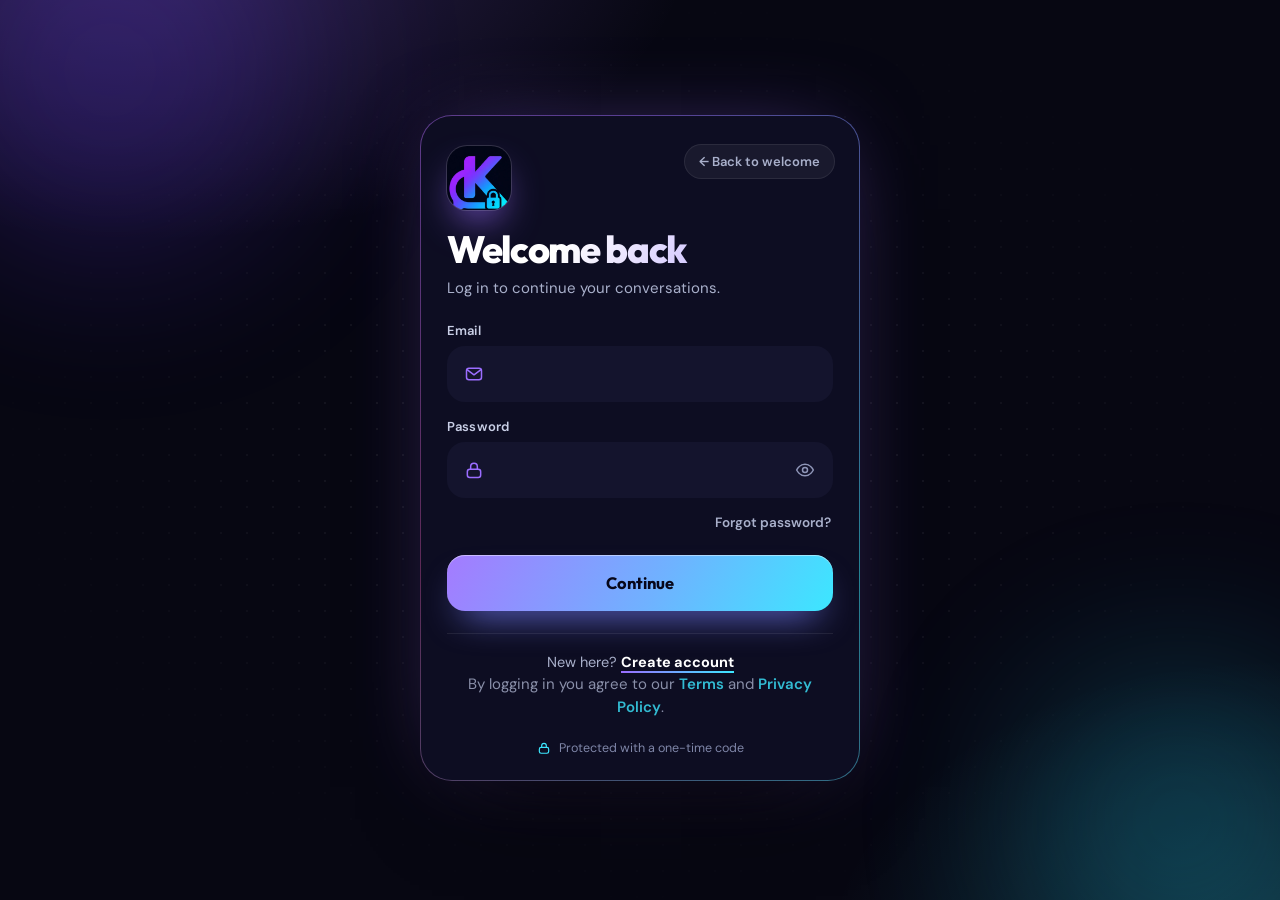
<file: login.html>
<!DOCTYPE html>
<html lang="en">
<head>
  <meta charset="UTF-8" />
  <meta name="viewport" content="width=device-width, initial-scale=1.0" />
  <title>Login — Kyro Chat</title>
  <meta name="theme-color" content="#070712" />
  <link rel="manifest" href="manifest.webmanifest" />
  <link rel="apple-touch-icon" href="images/icon-192.png" />
  <link rel="preconnect" href="https://fonts.googleapis.com" />
  <link href="https://fonts.googleapis.com/css2?family=Outfit:wght@600;700;800&family=DM+Sans:wght@400;500;600&display=swap" rel="stylesheet" />
  <link rel="stylesheet" href="styles.css" />
  <link rel="stylesheet" href="kyro-redesign.css" />
  <link rel="stylesheet" href="kyro-design.css" />
  <link rel="stylesheet" href="auth.css" />
  <link rel="stylesheet" href="kyro-auth.css" />
  <link rel="stylesheet" href="legal.css" />
</head>
<body class="k-auth">
  <div class="ambient">
    <div class="orb orb-1"></div>
    <div class="orb orb-2"></div>
  </div>
  <div class="k-bubbles" aria-hidden="true"><i></i><i></i><i></i><i></i><i></i><i></i></div>
  <main class="auth">
    <form class="auth-card" id="loginForm">
      <a class="back" href="index.html">← Back to welcome</a>

      <section class="panel is-on" data-step="creds">
        <h1>Welcome back</h1>
        <p>Log in to continue your conversations.</p>
        <label for="email">Email</label>
        <input id="email" name="email" type="email" autocomplete="email" required />
        <label for="password">Password</label>
        <input id="password" name="password" type="password" autocomplete="current-password" required />
        <a class="k-forgot" href="forgot.html">Forgot password?</a>
        <p class="form-error" id="loginError"></p>
        <button class="btn btn-primary" type="submit" style="width:100%">Continue</button>
      </section>

      <section class="panel" data-step="otp">
        <h1>Confirm it’s you</h1>
        <p>Enter the OTP sent to <strong id="otpEmail"></strong></p>
        <label for="otp">OTP code</label>
        <input id="otp" name="otp" inputmode="numeric" maxlength="8" autocomplete="one-time-code" />
        <p class="form-error" id="otpError"></p>
        <button class="btn btn-primary" type="button" id="verifyBtn" style="width:100%">Verify &amp; enter</button>
        <button class="btn btn-ghost" type="button" id="resendBtn" style="width:100%;margin-top:10px">Resend OTP</button>
      </section>

      <p class="note">New here? <a href="signup.html">Create account</a></p>
      <p class="legal-line">By logging in you agree to our <a href="terms.html">Terms</a> and <a href="privacy.html">Privacy Policy</a>.</p>
      <div class="k-trust"><svg viewBox="0 0 24 24" fill="none" stroke="currentColor" stroke-width="2" stroke-linecap="round" stroke-linejoin="round" aria-hidden="true"><rect x="4" y="11" width="16" height="10" rx="3"/><path d="M8 11V8a4 4 0 0 1 8 0v3"/></svg><span>Protected with a one-time code</span></div>
    </form>
  </main>
  <script src="js/kyro.js"></script>
  <script src="js/login.js"></script>
  <script src="js/auth-fx.js"></script>
  <script src="js/install.js"></script>
</body>
</html>
</file>
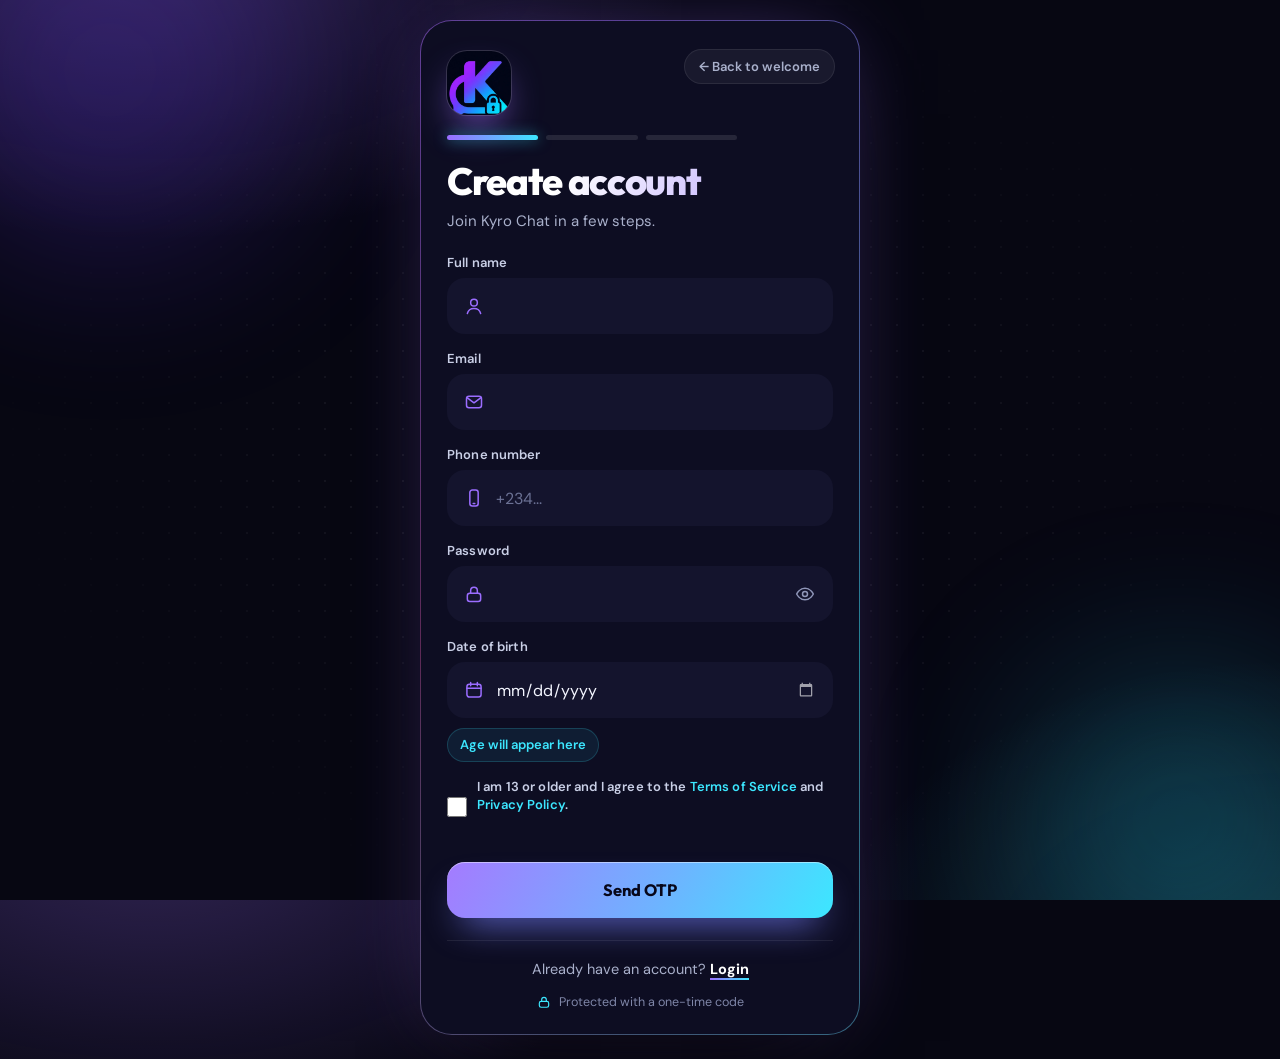
<file: signup.html>
<!DOCTYPE html>
<html lang="en">
<head>
  <meta charset="UTF-8" />
  <meta name="viewport" content="width=device-width, initial-scale=1.0" />
  <title>Create account — Kyro Chat</title>
  <meta name="theme-color" content="#070712" />
  <link rel="manifest" href="manifest.webmanifest" />
  <link rel="apple-touch-icon" href="images/icon-192.png" />
  <link rel="preconnect" href="https://fonts.googleapis.com" />
  <link href="https://fonts.googleapis.com/css2?family=Outfit:wght@600;700;800&family=DM+Sans:wght@400;500;600&display=swap" rel="stylesheet" />
  <link rel="stylesheet" href="styles.css" />
  <link rel="stylesheet" href="kyro-redesign.css" />
  <link rel="stylesheet" href="kyro-design.css" />
  <link rel="stylesheet" href="auth.css" />
  <link rel="stylesheet" href="kyro-auth.css" />
  <link rel="stylesheet" href="legal.css" />
</head>
<body class="k-auth">
  <div class="ambient">
    <div class="orb orb-1"></div>
    <div class="orb orb-2"></div>
  </div>
  <div class="k-bubbles" aria-hidden="true"><i></i><i></i><i></i><i></i><i></i><i></i></div>
  <main class="auth">
    <form class="auth-card" id="signupForm">
      <a class="back" href="index.html">← Back to welcome</a>
      <div class="steps" id="stepDots"></div>

      <section class="panel is-on" data-step="details">
        <h1>Create account</h1>
        <p>Join Kyro Chat in a few steps.</p>
        <label for="fullName">Full name</label>
        <input id="fullName" name="fullName" autocomplete="name" required />
        <label for="email">Email</label>
        <input id="email" name="email" type="email" autocomplete="email" required />
        <label for="phone">Phone number</label>
        <input id="phone" name="phone" type="tel" autocomplete="tel" placeholder="+234..." required />
        <label for="password">Password</label>
        <input id="password" name="password" type="password" autocomplete="new-password" minlength="8" required />
        <label for="dob">Date of birth</label>
        <input id="dob" name="dob" type="date" required />
        <p class="age-line" id="ageLine">Age will appear here</p>
        <label class="legal-check" for="agree"><input id="agree" name="agree" type="checkbox" required /><span>I am <span data-k="minAge">13</span> or older and I agree to the <a href="terms.html" target="_blank" rel="noopener">Terms of Service</a> and <a href="privacy.html" target="_blank" rel="noopener">Privacy Policy</a>.</span></label>
        <p class="form-error" id="detailsError"></p>
        <button class="btn btn-primary" type="submit" style="width:100%">Send OTP</button>
      </section>

      <section class="panel" data-step="otp">
        <h1>Check your inbox</h1>
        <p>We sent a code to <strong id="otpEmail"></strong></p>
        <label for="otp">OTP code</label>
        <input id="otp" name="otp" inputmode="numeric" maxlength="8" autocomplete="one-time-code" />
        <p class="form-error" id="otpError"></p>
        <button class="btn btn-primary" type="button" id="verifyBtn" style="width:100%">Verify code</button>
        <button class="btn btn-ghost" type="button" id="resendBtn" style="width:100%;margin-top:10px">Resend OTP</button>
      </section>

      <section class="panel" data-step="photo">
        <h1>Add a profile photo</h1>
        <p>This is how friends will recognize you.</p>
        <label class="avatar-pick">
          <input id="photo" type="file" accept="image/*" hidden />
          <span class="avatar-preview" id="avatarPreview">+</span>
          <span>Tap to upload</span>
        </label>
        <p class="form-error" id="photoError"></p>
        <button class="btn btn-primary" type="button" id="finishBtn" style="width:100%">Finish &amp; enter Kyro</button>
        <button class="btn btn-ghost" type="button" id="skipPhotoBtn" style="width:100%;margin-top:10px">Skip for now</button>
      </section>

      <p class="note">Already have an account? <a href="login.html">Login</a></p>
      <div class="k-trust"><svg viewBox="0 0 24 24" fill="none" stroke="currentColor" stroke-width="2" stroke-linecap="round" stroke-linejoin="round" aria-hidden="true"><rect x="4" y="11" width="16" height="10" rx="3"/><path d="M8 11V8a4 4 0 0 1 8 0v3"/></svg><span>Protected with a one-time code</span></div>
    </form>
  </main>
  <script src="js/kyro.js"></script>
  <script src="js/legal-config.js"></script>
  <script src="js/legal-page.js"></script>
  <script src="js/signup.js"></script>
  <script src="js/auth-fx.js"></script>
  <script src="js/install.js"></script>
</body>
</html>
</file>
<file: styles.css>
:root {
  --bg: #070712;
  --bg-2: #0e0e1f;
  --text: #f4f6ff;
  --muted: #a8b0c8;
  --line: rgba(255, 255, 255, 0.1);
  --purple: #9b6dff;
  --cyan: #3ce7ff;
  --pink: #ff6bd6;
  --card: rgba(16, 16, 36, 0.72);
  --radius: 28px;
  --slide-ms: 6500;
}

*,
*::before,
*::after {
  box-sizing: border-box;
  margin: 0;
  padding: 0;
}

html, body {
  height: 100%;
}

body {
  font-family: "DM Sans", system-ui, sans-serif;
  background: var(--bg);
  color: var(--text);
  overflow: hidden;
  min-height: 100dvh;
}

img {
  max-width: 100%;
  display: block;
}

button {
  font: inherit;
  cursor: pointer;
  border: 0;
  background: none;
  color: inherit;
}

a {
  text-decoration: none;
  color: inherit;
}

.ambient {
  position: fixed;
  inset: 0;
  pointer-events: none;
  z-index: 0;
  overflow: hidden;
}

.orb {
  position: absolute;
  border-radius: 50%;
  filter: blur(70px);
  opacity: 0.45;
  animation: drift 18s ease-in-out infinite;
}

.orb-1 {
  width: 380px;
  height: 380px;
  background: #6a3cff;
  top: -120px;
  left: -80px;
}

.orb-2 {
  width: 320px;
  height: 320px;
  background: #1bb8d9;
  bottom: -80px;
  right: -60px;
  animation-delay: -6s;
}

.orb-3 {
  width: 220px;
  height: 220px;
  background: #ff4fc4;
  top: 40%;
  right: 20%;
  opacity: 0.25;
  animation-delay: -11s;
}

@keyframes drift {
  0%, 100% { transform: translate(0, 0) scale(1); }
  50% { transform: translate(30px, -40px) scale(1.12); }
}

.onboarding {
  position: relative;
  z-index: 1;
  height: 100dvh;
  display: grid;
  grid-template-rows: auto auto 1fr auto;
  padding: 16px 16px 20px;
  max-width: 520px;
  margin: 0 auto;
}

.top-bar {
  display: flex;
  align-items: center;
  justify-content: space-between;
  padding: 4px 4px 12px;
}

.brand {
  display: flex;
  align-items: center;
  gap: 10px;
  font-family: "Outfit", sans-serif;
  font-weight: 700;
  letter-spacing: -0.02em;
}

.brand-logo {
  width: 36px;
  height: 36px;
  border-radius: 10px;
  object-fit: cover;
  box-shadow: 0 0 0 1px rgba(255,255,255,0.08);
}

.skip-btn {
  color: var(--muted);
  font-size: 14px;
  font-weight: 600;
  padding: 8px 12px;
  border-radius: 999px;
  transition: color 0.2s, background 0.2s;
}

.skip-btn:hover {
  color: var(--text);
  background: rgba(255,255,255,0.06);
}

.progress-track {
  height: 4px;
  background: rgba(255,255,255,0.08);
  border-radius: 99px;
  overflow: hidden;
  margin-bottom: 14px;
}

.progress-fill {
  height: 100%;
  width: 0;
  background: linear-gradient(90deg, var(--purple), var(--cyan));
  border-radius: inherit;
  transform-origin: left;
}

.progress-fill.is-running {
  animation: fill var(--slide-ms) linear forwards;
}

@keyframes fill {
  from { width: 0; }
  to { width: 100%; }
}

.slides {
  position: relative;
  min-height: 0;
}

.slide {
  position: absolute;
  inset: 0;
  display: flex;
  flex-direction: column;
  opacity: 0;
  transform: translateY(18px) scale(0.985);
  pointer-events: none;
  transition: opacity 0.55s ease, transform 0.55s ease;
}

.slide.is-active {
  opacity: 1;
  transform: none;
  pointer-events: auto;
}

.slide.is-leave {
  opacity: 0;
  transform: translateY(-12px) scale(0.99);
}

.slide-visual {
  position: relative;
  flex: 1;
  min-height: 0;
  border-radius: var(--radius);
  overflow: hidden;
  background: var(--bg-2);
  box-shadow:
    0 20px 50px rgba(0,0,0,0.35),
    inset 0 0 0 1px var(--line);
}

.slide-img {
  width: 100%;
  height: 100%;
  object-fit: cover;
  animation: kenburns 12s ease-in-out infinite alternate;
}

.glow-img {
  filter: saturate(1.15) contrast(1.05);
}

.visual-overlay {
  position: absolute;
  inset: 0;
  background: linear-gradient(180deg, transparent 45%, rgba(7,7,18,0.35) 100%);
  pointer-events: none;
}

@keyframes kenburns {
  from { transform: scale(1); }
  to { transform: scale(1.06); }
}

.call-badges {
  position: absolute;
  left: 14px;
  bottom: 14px;
  display: flex;
  gap: 8px;
}

.badge {
  display: inline-flex;
  align-items: center;
  gap: 6px;
  padding: 8px 12px;
  border-radius: 999px;
  background: rgba(8, 10, 24, 0.72);
  backdrop-filter: blur(10px);
  border: 1px solid rgba(255,255,255,0.12);
  font-size: 13px;
  font-weight: 600;
}

.badge svg {
  width: 16px;
  height: 16px;
  color: var(--cyan);
}

.slide-copy {
  padding: 22px 8px 10px;
}

.eyebrow {
  font-size: 12px;
  letter-spacing: 0.16em;
  text-transform: uppercase;
  color: var(--cyan);
  font-weight: 600;
  margin-bottom: 8px;
}

h1, h2 {
  font-family: "Outfit", sans-serif;
  font-weight: 800;
  letter-spacing: -0.035em;
  line-height: 1.08;
  font-size: clamp(28px, 7vw, 40px);
}

.lede {
  margin-top: 12px;
  color: var(--muted);
  font-size: 16px;
  line-height: 1.55;
  max-width: 36em;
}

.gradient-text {
  background: linear-gradient(120deg, #d7c4ff 0%, var(--purple) 40%, var(--cyan) 100%);
  -webkit-background-clip: text;
  background-clip: text;
  color: transparent;
}

.reveal {
  opacity: 0;
  transform: translateY(14px);
}

.slide.is-active .reveal {
  animation: rise 0.7s cubic-bezier(0.2, 0.8, 0.2, 1) forwards;
}

.delay-1 { animation-delay: 0.12s !important; }
.delay-2 { animation-delay: 0.24s !important; }

.repo-pills {
  display: flex;
  flex-wrap: wrap;
  gap: 8px;
  margin-top: 16px;
}

.pill {
  display: inline-flex;
  align-items: center;
  padding: 8px 12px;
  border-radius: 999px;
  font-size: 13px;
  font-weight: 600;
  color: var(--muted);
  background: rgba(255,255,255,0.05);
  border: 1px solid var(--line);
}

.pill-on {
  color: #071018;
  background: linear-gradient(135deg, #c6b4ff, #7ee7ff);
  border-color: transparent;
}

@keyframes rise {
  to {
    opacity: 1;
    transform: none;
  }
}

.slide-cta {
  justify-content: center;
}

.cta-card {
  margin: auto 0;
  padding: 28px 22px 26px;
  border-radius: 32px;
  background: linear-gradient(180deg, rgba(24,24,48,0.9), rgba(12,12,28,0.88));
  border: 1px solid rgba(255,255,255,0.1);
  box-shadow: 0 24px 80px rgba(80, 40, 180, 0.22);
  text-align: center;
}

.cta-logo {
  width: 92px;
  height: 138px;
  object-fit: cover;
  object-position: center 38%;
  border-radius: 22px;
  margin: 0 auto 18px;
  box-shadow: 0 12px 40px rgba(90, 60, 255, 0.35);
}

.cta-actions {
  display: grid;
  gap: 12px;
  margin-top: 24px;
}

.btn {
  display: inline-flex;
  align-items: center;
  justify-content: center;
  height: 54px;
  border-radius: 16px;
  font-family: "Outfit", sans-serif;
  font-weight: 700;
  font-size: 16px;
  transition: transform 0.18s ease, box-shadow 0.18s ease, background 0.18s ease;
}

.btn:active {
  transform: scale(0.98);
}

.btn-primary {
  background: linear-gradient(135deg, #8b5cff, #3ad6f5);
  color: #071018;
  box-shadow: 0 10px 28px rgba(90, 80, 255, 0.35);
}

.btn-primary:hover {
  box-shadow: 0 14px 34px rgba(90, 80, 255, 0.5);
  transform: translateY(-1px);
}

.btn-ghost {
  background: rgba(255,255,255,0.05);
  border: 1px solid rgba(255,255,255,0.14);
  color: var(--text);
}

.btn-ghost:hover {
  background: rgba(255,255,255,0.09);
}

.bottom-nav {
  display: flex;
  align-items: center;
  justify-content: space-between;
  gap: 12px;
  padding-top: 8px;
}

.nav-btn {
  width: 46px;
  height: 46px;
  border-radius: 14px;
  display: grid;
  place-items: center;
  background: rgba(255,255,255,0.05);
  border: 1px solid var(--line);
  color: var(--text);
  transition: background 0.2s, opacity 0.2s;
}

.nav-btn svg {
  width: 22px;
  height: 22px;
}

.nav-btn:hover {
  background: rgba(255,255,255,0.1);
}

.nav-btn:disabled {
  opacity: 0.35;
  cursor: default;
}

.nav-next {
  background: linear-gradient(135deg, rgba(155,109,255,0.3), rgba(60,231,255,0.22));
  border-color: rgba(160, 220, 255, 0.2);
}

.dots {
  display: flex;
  gap: 8px;
  align-items: center;
}

.dot {
  width: 8px;
  height: 8px;
  border-radius: 99px;
  background: rgba(255,255,255,0.22);
  transition: width 0.3s, background 0.3s;
}

.dot.is-active {
  width: 22px;
  background: linear-gradient(90deg, var(--purple), var(--cyan));
}

.onboarding.is-last .skip-btn {
  visibility: hidden;
}

@media (min-width: 860px) {
  body {
    overflow: auto;
  }

  .onboarding {
    max-width: 1080px;
    padding: 28px 32px 32px;
    height: 100dvh;
  }

  .slide:not(.slide-cta) {
    flex-direction: row;
    align-items: center;
    gap: 40px;
  }

  .slide-visual {
    flex: 1.05;
    height: 100%;
  }

  .slide-copy {
    flex: 0.95;
    padding: 0 12px;
  }

  h1, h2 {
    font-size: 48px;
  }

  .lede {
    font-size: 18px;
  }

  .cta-card {
    max-width: 480px;
    margin: auto;
    padding: 40px 36px;
  }
}

@media (prefers-reduced-motion: reduce) {
  .orb, .slide-img, .reveal, .progress-fill {
    animation: none !important;
  }
  .slide {
    transition: opacity 0.2s ease;
  }
  .reveal {
    opacity: 1;
    transform: none;
  }
}
</file>
<file: kyro-redesign.css>
/* Kyro redesign: a modern, rounded, floating look. Colours are untouched (purple, cyan and the dark theme stay exactly as they are).
   Loaded last. Remove its <link> lines to go back to the previous look. */

:root {
  --kx-glass: color-mix(in srgb, var(--card, rgba(16, 16, 36, 0.72)) 82%, transparent);
  --kx-ease: cubic-bezier(0.2, 0.8, 0.2, 1);
  --kx-spring: cubic-bezier(0.34, 1.56, 0.64, 1);
}

/* ============ Header ============ */
.wa-top { min-height: 76px; padding: max(16px, env(safe-area-inset-top)) 16px 12px; background: var(--kx-glass); border-bottom: 0; box-shadow: 0 14px 30px -26px rgba(0, 0, 0, 0.9); }
.wa-top h1 { font-size: 27px; font-weight: 800; letter-spacing: -0.02em; line-height: 1.05; }
.mini-logo { width: 42px; height: 42px; border-radius: 15px; }
.brand-block { gap: 12px; }
.role-pill { margin-top: 4px; padding: 2px 9px; border-radius: 999px; font-size: 9.5px; font-weight: 700; background: color-mix(in srgb, var(--cyan) 14%, transparent); }
.icon-round, .mini { width: 42px; height: 42px; border-radius: 15px; background: var(--kx-glass); transition: transform 0.25s var(--kx-spring), box-shadow 0.25s, background 0.2s; }
.mini { width: 36px; height: 36px; border-radius: 13px; }
.icon-round:active, .mini:active { transform: scale(0.9); }

/* Search */
.wa-search { padding: 6px 16px 12px; background: transparent; }
.wa-search input {
  height: 50px; border-radius: 18px; padding: 0 16px 0 46px; font-size: 16px; background-color: var(--kx-glass);
  background-image: url("data:image/svg+xml,%3Csvg xmlns='http://www.w3.org/2000/svg' viewBox='0 0 24 24' fill='%23a8b0c8'%3E%3Cpath d='M15.5 14h-.8l-.3-.3A6.5 6.5 0 1 0 14 15.5l.3.3v.8l5 5 1.5-1.5-5-5zm-6 0a4.5 4.5 0 1 1 0-9 4.5 4.5 0 0 1 0 9z'/%3E%3C/svg%3E");
  background-repeat: no-repeat; background-position: 15px center; background-size: 20px;
}

/* ============ Filter chips ============ */
.chips { padding: 4px 16px 14px; gap: 8px; scrollbar-width: none; }
.chips::-webkit-scrollbar { display: none; }
.chips button { padding: 9px 17px; border-radius: 999px; font-weight: 600; background: var(--kx-glass); border-color: var(--line); color: var(--muted); transition: background 0.25s var(--kx-ease), color 0.25s, transform 0.25s var(--kx-spring), box-shadow 0.25s; }
.chips button:active { transform: scale(0.94); }
.chips button.on { background: linear-gradient(135deg, var(--purple), color-mix(in srgb, var(--purple) 55%, var(--cyan))); border-color: transparent; color: #fff; box-shadow: 0 10px 22px -10px var(--purple); }

/* ============ Chat list ============ */
.tab-page { padding-top: 4px; }
.list { padding: 0 14px; }
.row {
  padding: 12px 14px; gap: 14px; border-radius: 24px; margin-bottom: 10px;
  background: color-mix(in srgb, var(--card, rgba(16, 16, 36, 0.72)) 62%, transparent);
  border: 1px solid color-mix(in srgb, var(--line) 70%, transparent);
  box-shadow: 0 12px 26px -24px rgba(0, 0, 0, 0.95);
  animation-fill-mode: backwards;
  transition: transform 0.3s var(--kx-spring), background 0.25s, border-color 0.25s, box-shadow 0.25s;
}
.row:hover { transform: translateY(-2px); background: color-mix(in srgb, var(--purple) 12%, var(--card, rgba(16, 16, 36, 0.72))); border-color: color-mix(in srgb, var(--purple) 40%, transparent); box-shadow: 0 16px 30px -20px var(--purple); }
.row:active { transform: scale(0.985); }
.row.has-unread {
  border-color: color-mix(in srgb, var(--purple) 42%, transparent);
  background: linear-gradient(90deg, color-mix(in srgb, var(--purple) 16%, transparent), transparent 75%), color-mix(in srgb, var(--card, rgba(16, 16, 36, 0.72)) 62%, transparent);
}
.row-avatar, .peer-avatar { border-radius: 36%; }
.row-avatar { width: 54px; height: 54px; font-size: 19px; box-shadow: 0 6px 16px -8px var(--purple), 0 0 0 2px rgba(255, 255, 255, 0.07); }
.row.has-unread .row-avatar { box-shadow: 0 6px 18px -6px var(--purple), 0 0 0 2px var(--purple); }
.online-dot { width: 13px; height: 13px; right: -3px; bottom: -3px; border-width: 3px; border-color: var(--bg, #070712); }
.row b { font-size: 16.5px; font-weight: 700; letter-spacing: -0.005em; }
.row .grow > span { font-size: 13.5px; }
.row-time { font-size: 11.5px; font-weight: 600; }
.unread-badge, .nav-badge { min-width: 22px; height: 22px; font-size: 12px; box-shadow: 0 6px 14px -6px var(--cyan); }
.list .row:nth-child(2) { animation-delay: 0.04s; }
.list .row:nth-child(3) { animation-delay: 0.08s; }
.list .row:nth-child(4) { animation-delay: 0.12s; }
.list .row:nth-child(5) { animation-delay: 0.16s; }
.list .row:nth-child(6) { animation-delay: 0.2s; }
.list .row:nth-child(n+7) { animation-delay: 0.24s; }

/* Empty states */
.empty-art { font-size: 64px; display: inline-block; animation: kxFloat 3.4s ease-in-out infinite; filter: drop-shadow(0 14px 22px color-mix(in srgb, var(--purple) 40%, transparent)); }
@keyframes kxFloat { 0%, 100% { transform: translateY(0); } 50% { transform: translateY(-8px); } }
.empty-box p { font-weight: 700; font-size: 17px; }

/* ============ Floating tab bar + button ============ */
.wa-footer {
  margin: 0 14px calc(10px + env(safe-area-inset-bottom)); padding: 6px; border-radius: 30px;
  background: var(--kx-glass); backdrop-filter: blur(22px) saturate(1.4); -webkit-backdrop-filter: blur(22px) saturate(1.4);
  border: 1px solid var(--line); box-shadow: 0 20px 44px -18px rgba(0, 0, 0, 0.9);
}
.tab { padding: 6px 0 4px; border-radius: 22px; font-size: 10.5px; font-weight: 600; transition: color 0.25s, transform 0.3s var(--kx-spring); }
.tab.is-on { transform: none; }
.tab.is-on .tab-ico { transform: translateY(-1px) scale(1.08); }
.tab .tab-ico { transition: background 0.3s, transform 0.35s var(--kx-spring); }
.fab { border-radius: 22px; width: 60px; height: 60px; box-shadow: 0 16px 34px -10px var(--purple); animation: kxFloat 3.2s ease-in-out infinite; transition: transform 0.2s var(--kx-spring); }
.fab:active { transform: scale(0.9); animation: none; }
.fab-inline { border-radius: 22px; }

/* ============ Chat screen ============ */
.thread-head { padding: max(12px, env(safe-area-inset-top)) 12px 12px; gap: 10px; background: var(--kx-glass); border-bottom: 0; box-shadow: 0 14px 30px -26px rgba(0, 0, 0, 0.9); }
.peer-avatar { width: 46px; height: 46px; box-shadow: 0 6px 16px -8px var(--purple), 0 0 0 2px rgba(255, 255, 255, 0.07); }
.thread-head strong { font-size: 17.5px; letter-spacing: -0.01em; }
.messages { padding: 16px 14px 10px; gap: 6px; scrollbar-width: none; }
.messages::-webkit-scrollbar { display: none; }
.bubble { border-radius: 22px; padding: 10px 14px; line-height: 1.42; box-shadow: 0 8px 20px -16px rgba(0, 0, 0, 0.9); animation: kxBubble 0.32s var(--kx-spring); }
@keyframes kxBubble { from { opacity: 0; transform: translateY(10px) scale(0.94); } to { opacity: 1; transform: none; } }
.bubble.me { border-bottom-right-radius: 8px; box-shadow: 0 10px 22px -14px var(--purple); }
.bubble.them { border-bottom-left-radius: 8px; background: color-mix(in srgb, var(--card, rgba(16, 16, 36, 0.72)) 92%, transparent); }
.bubble img { border-radius: 16px; }
.day-div { padding: 5px 14px; border-radius: 999px; font-weight: 600; font-size: 11.5px; backdrop-filter: blur(10px); }

/* Composer: one floating pill */
.composer {
  margin: 6px 10px calc(10px + env(safe-area-inset-bottom)); padding: 6px; gap: 2px; border-radius: 30px; align-items: center;
  background: var(--kx-glass); backdrop-filter: blur(20px); -webkit-backdrop-filter: blur(20px);
  border: 1px solid var(--line); box-shadow: 0 16px 36px -18px rgba(0, 0, 0, 0.95);
}
.composer input#messageInput { height: 44px; border: 0; border-radius: 22px; background: transparent; box-shadow: none; padding: 0 8px; }
.composer input#messageInput:focus { border: 0; box-shadow: none; }
.composer .icon-round { width: 42px; height: 42px; border: 0; border-radius: 50%; background: transparent; box-shadow: none; }
.composer .icon-round:hover { background: color-mix(in srgb, var(--purple) 16%, transparent); box-shadow: none; }
.composer .icon-round.hot { background: #e44848; }
.send-btn { width: 46px; height: 46px; padding: 0; border-radius: 50%; display: grid; place-items: center; flex: none; box-shadow: 0 10px 22px -8px var(--purple); transition: transform 0.25s var(--kx-spring), box-shadow 0.25s; }
.send-btn:active { transform: scale(0.86); }
.send-btn svg { margin-left: 2px; }

/* ============ Sheets and dialogs ============ */
.modal { background: rgba(0, 0, 8, 0.55); backdrop-filter: blur(8px); -webkit-backdrop-filter: blur(8px); }
.sheet {
  border: 0; border-top: 1px solid var(--line); border-radius: 32px 32px 0 0; padding: 22px 18px calc(26px + env(safe-area-inset-bottom));
  box-shadow: 0 -24px 60px -24px color-mix(in srgb, var(--purple) 55%, transparent);
  animation: kxSheet 0.5s var(--kx-spring);
}
@keyframes kxSheet { from { transform: translateY(46px); opacity: 0.3; } to { transform: none; opacity: 1; } }
.sheet::before { content: ""; display: block; width: 44px; height: 5px; border-radius: 5px; margin: -10px auto 16px; background: color-mix(in srgb, var(--text, #fff) 22%, transparent); }
.sheet h3 { font-size: 19px; font-weight: 800; letter-spacing: -0.01em; }
.sheet-x { top: 14px; right: 16px; border-radius: 13px; }
.sheet-btn { min-height: 52px; border-radius: 18px; font-weight: 600; transition: transform 0.2s var(--kx-spring), background 0.2s; }
.sheet-btn:active { transform: scale(0.97); }
.sheet input { height: 50px; border-radius: 18px; }
.btn { border-radius: 18px; }
.btn:active { transform: scale(0.96); }
.msg-toast { border-radius: 999px; backdrop-filter: blur(14px); }

/* ============ Stories ============ */
.status-row { gap: 16px; padding: 18px 16px; scrollbar-width: none; }
.status-row::-webkit-scrollbar { display: none; }
.story-add { border-radius: 22px; }

/* ============ Sign in / sign up ============ */
.auth-card {
  border-radius: 34px; padding: 30px 24px; background: var(--kx-glass); border: 1px solid var(--line);
  backdrop-filter: blur(22px); -webkit-backdrop-filter: blur(22px);
  box-shadow: 0 34px 80px -34px rgba(91, 54, 255, 0.6);
  animation: kxAuthIn 0.7s var(--kx-ease) backwards;
}
@keyframes kxAuthIn { from { opacity: 0; transform: translateY(24px) scale(0.97); } to { opacity: 1; transform: none; } }
.auth-card h1 { font-size: 30px; font-weight: 800; letter-spacing: -0.02em; }
.auth-card label { font-size: 13px; font-weight: 600; margin: 16px 0 6px; color: var(--muted); }
.auth-card input { height: 54px; border-radius: 18px; padding: 0 16px; font-size: 16px; transition: border-color 0.2s, box-shadow 0.25s; }
.auth-card .btn { border-radius: 18px; margin-top: 8px; }
.auth-card .panel.is-on { animation: kxAuthIn 0.45s var(--kx-ease) backwards; }

@media (prefers-reduced-motion: reduce) {
  .empty-art, .fab, .bubble, .sheet, .auth-card, .auth-card .panel.is-on { animation: none; }
}
</file>
<file: kyro-design.css>
/* ==========================================================================
   Kyro design layer v2 — loaded LAST. Remove its <link> lines to revert.
   Goals: denser, calmer, faster to scan than WhatsApp / Telegram, while
   keeping Kyro's purple + cyan identity and the user's accent colours.
   Principles
   - Flat rows + hairlines (not boxed cards): ~10 chats per screen.
   - Shape encodes type: people = circles, groups = rounded squares.
   - One accent (the user's chosen colour) carries all "action" and "unread".
   - Solid surfaces for content; glass only for floating chrome.
   ========================================================================== */

:root {
  --k-acc: var(--accent-a, #9b6dff);
  --k-acc2: var(--accent-b, #3ce7ff);
  --k-surface: #0f0f23;
  --k-surface-2: #17172f;
  --k-surface-3: #1f1f3b;
  --k-hair: rgba(255, 255, 255, 0.07);
  --k-text-2: #aab1c9;
  --k-bubble-in: #1b1b38;
  --k-chip-muted: rgba(255, 255, 255, 0.14);
  --k-ease: cubic-bezier(0.2, 0.8, 0.2, 1);
  --k-spring: cubic-bezier(0.34, 1.4, 0.64, 1);
  --k-nav-h: 64px;
  --k-ink: var(--k-acc2);
}
html[data-theme="light"] {
  --k-surface: #ffffff;
  --k-surface-2: #f0edfb;
  --k-surface-3: #e6e1f8;
  --k-hair: rgba(30, 20, 80, 0.09);
  --k-text-2: #625f7c;
  --k-bubble-in: #ffffff;
  --k-chip-muted: rgba(30, 20, 80, 0.12);
  --k-ink: color-mix(in srgb, var(--k-acc) 80%, #000);
}

/* ---------- App canvas: dim the nebula so content leads ---------- */
body.app-body .wa-app {
  background:
    linear-gradient(180deg, rgba(7, 7, 18, 0.9), rgba(7, 7, 18, 0.965)),
    url("images/welcome-bg.jpg") center / cover;
}
html[data-theme="light"] body.app-body .wa-app { background: linear-gradient(180deg, #faf9ff, #efebfc); }
body.app-body .ambient { opacity: 0.4; }

/* ---------- Header ---------- */
body.app-body .wa-top {
  min-height: 58px;
  padding: max(10px, env(safe-area-inset-top)) 14px 6px 16px;
  background: transparent;
  backdrop-filter: none;
  -webkit-backdrop-filter: none;
  box-shadow: none;
  border: 0;
}
body.app-body .wa-top::after { display: none; }
body.app-body .wa-top h1 { font-size: 26px; font-weight: 800; letter-spacing: -0.03em; }
body.app-body .mini-logo { width: 36px; height: 36px; border-radius: 12px; }
body.app-body .brand-block { gap: 10px; }
body.app-body #searchToggle { display: none !important; }
body.app-body .role-pill { display: none; }
body.app-body .wa-top .k-more,
body.app-body .icon-round {
  width: 40px;
  height: 40px;
  border-radius: 50%;
  background: transparent;
  border: 0;
  box-shadow: none;
  display: inline-grid;
  place-items: center;
  color: var(--text);
  transition: background 0.2s, transform 0.2s var(--k-spring);
}
body.app-body .icon-round:hover,
body.app-body .wa-top .k-more:hover { background: color-mix(in srgb, var(--k-acc) 12%, transparent); }
body.app-body .icon-round:active,
body.app-body .wa-top .k-more:active { transform: scale(0.88); }

/* Search is always visible on the Chats tab */
body.app-body .wa-app:has(.tab-page[data-tab="chats"].is-on) .wa-search[hidden],
body.app-body .wa-app:has(.tab-page[data-tab="chats"].is-on) .wa-search { display: block !important; }
body.app-body .wa-search { padding: 4px 14px 8px; background: transparent; }
body.app-body .wa-search input {
  height: 44px;
  border-radius: 22px;
  border: 0;
  background-color: var(--k-surface-2);
  font-size: 15.5px;
  padding: 0 16px 0 46px;
  box-shadow: none;
  transition: box-shadow 0.2s, background-color 0.2s;
}
body.app-body .wa-search input:focus {
  outline: none;
  box-shadow: 0 0 0 2px color-mix(in srgb, var(--k-acc) 60%, transparent);
}

/* Overflow menu (⋮) */
.k-menu {
  position: fixed;
  z-index: 60;
  min-width: 210px;
  padding: 6px;
  border-radius: 18px;
  background: var(--k-surface-3);
  border: 1px solid var(--k-hair);
  box-shadow: 0 24px 60px -16px rgba(0, 0, 0, 0.85);
  transform-origin: top right;
  animation: kMenuIn 0.18s var(--k-ease);
}
.k-menu[hidden] { display: none; }
.k-menu button {
  width: 100%;
  display: flex;
  align-items: center;
  gap: 12px;
  padding: 12px 14px;
  border: 0;
  background: transparent;
  color: var(--text);
  font: 500 15.5px/1 "DM Sans", system-ui, sans-serif;
  text-align: left;
  border-radius: 12px;
  cursor: pointer;
}
.k-menu button:hover, .k-menu button:focus-visible { background: color-mix(in srgb, var(--k-acc) 14%, transparent); outline: none; }
.k-menu button svg { width: 20px; height: 20px; flex: none; opacity: 0.85; }
.k-menu button.danger { color: #ff6b81; }
.k-menu-scrim { position: fixed; inset: 0; z-index: 59; }
@keyframes kMenuIn { from { opacity: 0; transform: scale(0.92) translateY(-6px); } to { opacity: 1; transform: none; } }

/* ---------- Filter chips ---------- */
body.app-body .chips { padding: 2px 14px 10px; gap: 8px; }
body.app-body .chips button {
  height: 34px;
  padding: 0 15px;
  border: 0;
  border-radius: 17px;
  font-size: 13.5px;
  font-weight: 600;
  color: var(--k-text-2);
  background: var(--k-surface-2);
  box-shadow: none;
  white-space: nowrap;
}
body.app-body .chips button.on {
  color: var(--text);
  background: color-mix(in srgb, var(--k-acc) 24%, transparent);
  box-shadow: inset 0 0 0 1px color-mix(in srgb, var(--k-acc) 55%, transparent);
}
body.app-body .chips button[data-n]:not([data-n="0"])::after {
  content: attr(data-n);
  margin-left: 6px;
  font-size: 12px;
  font-weight: 700;
  color: var(--k-ink);
}

/* ---------- Chat list: flat rows with inset hairlines ---------- */
body.app-body .list { padding: 0; }
body.app-body .row {
  position: relative;
  display: flex;
  align-items: center;
  gap: 14px;
  min-height: 74px;
  padding: 10px 16px;
  margin: 0;
  border: 0;
  border-radius: 0;
  background: transparent;
  box-shadow: none;
  transform: none;
  animation: none;
  transition: background 0.15s;
}
body.app-body .row::after {
  content: "";
  position: absolute;
  left: 88px;
  right: 0;
  bottom: 0;
  height: 1px;
  background: var(--k-hair);
}
body.app-body .row:last-child::after { display: none; }
body.app-body .row:hover { transform: none; box-shadow: none; border: 0; background: color-mix(in srgb, var(--k-acc) 6%, transparent); }
body.app-body .row:active { transform: none; background: color-mix(in srgb, var(--k-acc) 11%, transparent); }
body.app-body .row.has-unread { background: transparent; border: 0; }
body.app-body .row.has-unread .row-avatar { box-shadow: none; }

body.app-body .row-avatar {
  width: 54px;
  height: 54px;
  flex: none;
  border-radius: 50%;
  font-size: 19px;
  font-weight: 700;
  box-shadow: none;
}
body.app-body button.row .row-avatar { border-radius: 32%; }  /* groups = rounded squares */
body.app-body .online-dot {
  width: 15px;
  height: 15px;
  right: -1px;
  bottom: -1px;
  border: 3px solid var(--bg, #070712);
  background: #2ee59d;
}
html[data-theme="light"] body.app-body .online-dot { border-color: #faf9ff; }

body.app-body .row .grow { min-width: 0; }
body.app-body .row .grow b {
  display: block;
  font-size: 16.5px;
  font-weight: 600;
  letter-spacing: -0.005em;
  line-height: 1.25;
  white-space: nowrap;
  overflow: hidden;
  text-overflow: ellipsis;
}
body.app-body .row.has-unread .grow b { font-weight: 700; }
body.app-body .row .grow span {
  display: block;
  margin-top: 3px;
  font-size: 14.5px;
  line-height: 1.3;
  color: var(--k-text-2);
  white-space: nowrap;
  overflow: hidden;
  text-overflow: ellipsis;
}
body.app-body .row.has-unread .grow span { color: var(--text); font-weight: 500; }
body.app-body .row .presence { display: none; }

body.app-body .row-actions { align-self: stretch; display: flex; margin-left: auto; gap: 0; padding: 4px 0 3px; }
body.app-body .row-actions > .mini { display: none; }  /* calls live in the chat header */
body.app-body .row-meta {
  display: flex;
  flex-direction: column;
  align-items: flex-end;
  justify-content: space-between;
  gap: 0;
  margin: 0;
  min-width: 0;
}
body.app-body .row-time { font-size: 12px; color: var(--k-text-2); letter-spacing: 0.01em; }
body.app-body .row.has-unread .row-time { color: var(--k-ink); font-weight: 600; }
body.app-body .row .unread-badge {
  min-width: 22px;
  height: 22px;
  padding: 0 7px;
  margin: 0;
  border-radius: 11px;
  font-size: 12px;
  font-weight: 800;
  color: #08081a;
  background: linear-gradient(135deg, var(--k-acc), var(--k-acc2));
  box-shadow: none;
}
body.app-body .row.k-muted .unread-badge { background: var(--k-chip-muted); color: var(--text); }
body.app-body .row.k-pinned:not(.has-unread) .row-meta::after {
  content: "";
  width: 15px;
  height: 15px;
  background: var(--k-text-2);
  opacity: 0.8;
  -webkit-mask: url("data:image/svg+xml,%3Csvg xmlns='http://www.w3.org/2000/svg' viewBox='0 0 24 24'%3E%3Cpath d='M16 3v2l-1 1v5l3 3v2h-5v6l-1 1-1-1v-6H6v-2l3-3V6L8 5V3z'/%3E%3C/svg%3E") center / contain no-repeat;
  mask: url("data:image/svg+xml,%3Csvg xmlns='http://www.w3.org/2000/svg' viewBox='0 0 24 24'%3E%3Cpath d='M16 3v2l-1 1v5l3 3v2h-5v6l-1 1-1-1v-6H6v-2l3-3V6L8 5V3z'/%3E%3C/svg%3E") center / contain no-repeat;
}
body.app-body .row.k-muted .grow b::after {
  content: "";
  display: inline-block;
  width: 14px;
  height: 14px;
  margin-left: 7px;
  vertical-align: -1px;
  background: var(--k-text-2);
  -webkit-mask: url("data:image/svg+xml,%3Csvg xmlns='http://www.w3.org/2000/svg' viewBox='0 0 24 24'%3E%3Cpath d='M12 22a2 2 0 0 0 2-2h-4a2 2 0 0 0 2 2zm6-6V11a6 6 0 0 0-4-5.7V4a2 2 0 0 0-4 0v1.3c-.7.2-1.3.6-1.9 1L18 16zM4.3 3 3 4.3l3 3A6 6 0 0 0 6 11v5l-2 2v1h14.7l1.5 1.5 1.3-1.3z'/%3E%3C/svg%3E") center / contain no-repeat;
  mask: url("data:image/svg+xml,%3Csvg xmlns='http://www.w3.org/2000/svg' viewBox='0 0 24 24'%3E%3Cpath d='M12 22a2 2 0 0 0 2-2h-4a2 2 0 0 0 2 2zm6-6V11a6 6 0 0 0-4-5.7V4a2 2 0 0 0-4 0v1.3c-.7.2-1.3.6-1.9 1L18 16zM4.3 3 3 4.3l3 3A6 6 0 0 0 6 11v5l-2 2v1h14.7l1.5 1.5 1.3-1.3z'/%3E%3C/svg%3E") center / contain no-repeat;
}
/* group "add people" action: quiet ring, not a loud button */
body.app-body button.row > .mini {
  width: 34px;
  height: 34px;
  border-radius: 50%;
  background: transparent;
  border: 1px solid var(--k-hair);
  color: var(--k-text-2);
  box-shadow: none;
}
.k-hide { display: none !important; }

/* Skeletons match the real row geometry */
body.app-body .skel-row { padding: 10px 16px; margin: 0; min-height: 74px; gap: 14px; }
body.app-body .skel-row .av { width: 54px; height: 54px; }

/* ---------- Empty states ---------- */
body.app-body .empty-box { padding: 56px 28px 24px; text-align: center; }
body.app-body .empty-art {
  font-size: 0;
  width: 112px;
  height: 112px;
  margin: 0 auto 18px;
  border-radius: 36%;
  background:
    url("data:image/svg+xml,%3Csvg xmlns='http://www.w3.org/2000/svg' viewBox='0 0 64 64' fill='none' stroke='white' stroke-width='3' stroke-linecap='round' stroke-linejoin='round'%3E%3Cpath d='M12 14h40a4 4 0 0 1 4 4v22a4 4 0 0 1-4 4H30l-12 10v-10h-6a4 4 0 0 1-4-4V18a4 4 0 0 1 4-4z'/%3E%3Cpath d='M22 25h20M22 33h12' opacity='.7'/%3E%3C/svg%3E") center / 52px no-repeat,
    linear-gradient(145deg, color-mix(in srgb, var(--k-acc) 55%, #000), color-mix(in srgb, var(--k-acc2) 45%, #000));
  box-shadow: 0 24px 50px -24px var(--k-acc);
}
body.app-body .empty-box p { font-size: 18px; font-weight: 700; }
body.app-body .empty-box small { display: block; margin-top: 4px; font-size: 14px; color: var(--k-text-2); }
body.app-body .fab-inline {
  width: auto;
  height: 44px;
  margin-top: 18px;
  padding: 0 24px;
  border-radius: 22px;
  font: 700 15px/1 "DM Sans", system-ui, sans-serif;
  color: #08081a;
}

/* ---------- FAB ---------- */
body.app-body .fab {
  width: 58px;
  height: 58px;
  border-radius: 20px;
  font-size: 28px;
  color: #08081a;
  box-shadow: 0 16px 30px -12px color-mix(in srgb, var(--k-acc) 85%, transparent);
  transition: transform 0.25s var(--k-spring);
}
body.app-body .fab:active { transform: scale(0.9); }

/* ---------- Bottom navigation ---------- */
body.app-body .wa-footer {
  margin: 0 12px calc(10px + env(safe-area-inset-bottom));
  padding: 5px;
  gap: 2px;
  border: 1px solid var(--k-hair);
  border-radius: 28px;
  background: color-mix(in srgb, var(--k-surface) 90%, transparent);
  backdrop-filter: blur(22px) saturate(1.4);
  -webkit-backdrop-filter: blur(22px) saturate(1.4);
  box-shadow: 0 18px 40px -20px rgba(0, 0, 0, 0.9);
}
body.app-body .tab {
  height: 54px;
  border-radius: 22px;
  gap: 2px;
  font-size: 11px;
  font-weight: 600;
  color: var(--k-text-2);
  transform: none;
  background: transparent;
}
body.app-body .tab.is-on { transform: none; color: var(--text); background: transparent; }
body.app-body .tab .tab-ico {
  width: 52px;
  height: 28px;
  border-radius: 14px;
  background: transparent;
  box-shadow: none;
  transition: background 0.25s var(--k-ease), color 0.25s;
}
body.app-body .tab.is-on .tab-ico { background: color-mix(in srgb, var(--k-acc) 26%, transparent); color: var(--k-ink); }
body.app-body .tab:active .tab-ico { transform: scale(0.9); }
body.app-body .nav-badge { top: 2px; right: auto; left: calc(50% + 4px); background: var(--k-acc2); color: #08081a; border: 2px solid var(--k-surface); min-width: 20px; height: 20px; }

/* ---------- Account / settings ---------- */
body.app-body .account-card {
  background: transparent;
  border: 0;
  box-shadow: none;
  padding: 18px 16px 10px;
}
body.app-body #meName { font-size: 25px; font-weight: 800; letter-spacing: -0.02em; text-transform: none; }
body.app-body #meUsername { color: var(--k-ink); font-weight: 600; margin-top: 2px; }
body.app-body #meBio { color: var(--k-text-2); font-size: 14.5px; max-width: 30ch; margin: 6px auto 0; }
body.app-body #meEmail, body.app-body #meRoleLine { color: var(--k-text-2); font-size: 13px; margin-top: 4px; }
body.app-body #editProfileBtn, body.app-body #settingsBtn, body.app-body #logoutBtn { display: none !important; }

.k-group {
  margin: 14px 14px 0;
  border-radius: 22px;
  background: var(--k-surface);
  border: 1px solid var(--k-hair);
  overflow: hidden;
}
.k-item {
  width: 100%;
  display: flex;
  align-items: center;
  gap: 14px;
  padding: 12px 16px;
  border: 0;
  background: transparent;
  color: var(--text);
  text-align: left;
  cursor: pointer;
  position: relative;
  transition: background 0.15s;
}
.k-item + .k-item::before { content: ""; position: absolute; top: 0; left: 70px; right: 0; height: 1px; background: var(--k-hair); }
.k-item:hover, .k-item:focus-visible { background: color-mix(in srgb, var(--k-acc) 8%, transparent); outline: none; }
.k-item:active { background: color-mix(in srgb, var(--k-acc) 14%, transparent); }
.k-ico {
  width: 38px;
  height: 38px;
  flex: none;
  display: grid;
  place-items: center;
  border-radius: 12px;
  color: #fff;
}
.k-ico svg { width: 21px; height: 21px; }
.k-ico.blue { background: linear-gradient(145deg, #5b9bff, #3b6fe0); }
.k-ico.violet { background: linear-gradient(145deg, #a982ff, #7a4fe0); }
.k-ico.green { background: linear-gradient(145deg, #3ed598, #1fa974); }
.k-ico.orange { background: linear-gradient(145deg, #ffa24d, #f27a1a); }
.k-ico.yellow { background: linear-gradient(145deg, #ffcf4d, #e8a40c); }
.k-ico.red { background: linear-gradient(145deg, #ff6b81, #e0405a); }
.k-txt { flex: 1; min-width: 0; }
.k-txt b { display: block; font: 600 16px/1.25 "DM Sans", system-ui, sans-serif; }
.k-txt small { display: block; margin-top: 2px; font-size: 13px; color: var(--k-text-2); }
.k-item .k-chev { width: 18px; height: 18px; color: var(--k-text-2); opacity: 0.7; flex: none; }
.k-item.danger .k-txt b { color: #ff6b81; }
.k-logout { margin-bottom: 24px; }

body.app-body .kx-card, body.app-body .admin-box {
  margin: 14px 14px 0;
  padding: 16px;
  border-radius: 22px;
  background: var(--k-surface);
  border: 1px solid var(--k-hair);
  box-shadow: none;
}
body.app-body .kx-card h3 { font-size: 16px; font-weight: 700; }

/* ---------- Chat thread ---------- */
body.app-body .thread-screen { background: radial-gradient(70% 40% at 50% 0%, color-mix(in srgb, var(--k-acc) 9%, transparent), transparent 70%), linear-gradient(180deg, #0a0a1d, #070712); }
html[data-theme="light"] body.app-body .thread-screen { background: linear-gradient(180deg, #faf9ff, #efebfc); }
body.app-body #threadSearchBtn, body.app-body #kxTimerBtn { display: none !important; }
body.app-body .thread-head .k-more { margin-left: -2px; }
body.app-body .thread-head small { white-space: nowrap; overflow: hidden; text-overflow: ellipsis; display: block; }
body.app-body .thread-head .call-ico { width: 38px; height: 38px; }
body.app-body .thread-head {
  min-height: 60px;
  padding: max(8px, env(safe-area-inset-top)) 8px 8px 6px;
  gap: 8px;
  background: color-mix(in srgb, var(--k-surface) 94%, transparent);
  border-bottom: 1px solid var(--k-hair);
  backdrop-filter: blur(18px);
  -webkit-backdrop-filter: blur(18px);
  box-shadow: none;
}
body.app-body .thread-head::after { display: none; }
body.app-body .thread-head .peer-avatar { width: 42px; height: 42px; border-radius: 50%; }
body.app-body .thread-head strong { display: block; font-size: 16.5px; font-weight: 700; letter-spacing: -0.01em; line-height: 1.2; white-space: nowrap; overflow: hidden; text-overflow: ellipsis; }
body.app-body .thread-head small { font-size: 12.5px; color: var(--k-text-2); line-height: 1.3; }
body.app-body .thread-head small[data-state="online"], body.app-body .thread-head small[data-state="typing"] { color: var(--k-ink); font-weight: 600; }
body.app-body #backChat { font-size: 22px; }
body.app-body .typing-line { padding: 4px 16px; font-size: 13px; color: var(--k-ink); }

body.app-body .messages { padding: 12px 12px 8px; gap: 2px; }
body.app-body .bubble {
  max-width: 80%;
  padding: 8px 12px 6px;
  font-size: 15.5px;
  font-weight: 400;
  line-height: 1.38;
  letter-spacing: 0;
  border: 0;
  box-shadow: none;
  display: flow-root;
  animation: kBubbleIn 0.22s var(--k-ease) both;
}
body.app-body .bubble.them {
  background: var(--k-bubble-in);
  color: var(--text);
  border-radius: 20px 20px 20px 6px;
}
html[data-theme="light"] body.app-body .bubble.them { box-shadow: 0 1px 2px rgba(30, 20, 80, 0.1); }
body.app-body .bubble.me {
  background: linear-gradient(145deg, var(--k-acc), var(--k-acc2));
  color: #07071a;
  font-weight: 500;
  border-radius: 20px 20px 6px 20px;
}
/* Tight grouping: consecutive bubbles from the same side join up */
body.app-body .bubble.me + .bubble.me { margin-top: 0; border-top-right-radius: 6px; }
body.app-body .bubble.me:has(+ .bubble.me) { border-bottom-right-radius: 6px; }
body.app-body .bubble.them + .bubble.them { margin-top: 0; border-top-left-radius: 6px; }
body.app-body .bubble.them:has(+ .bubble.them) { border-bottom-left-radius: 6px; }
body.app-body .bubble.me + .bubble.them,
body.app-body .bubble.them + .bubble.me { margin-top: 10px; }

/* time + ticks live inside the bubble, bottom-right */
body.app-body .bubble .mtime {
  float: right;
  margin: 8px 0 -2px 10px;
  font-size: 11px;
  line-height: 1;
  opacity: 0.62;
  font-weight: 500;
}
body.app-body .bubble .ticks { float: right; margin: 7px 0 -3px 4px; }
body.app-body .bubble .k-meta {
  float: right;
  display: inline-flex;
  align-items: center;
  gap: 4px;
  margin: 8px 0 -2px 10px;
  white-space: nowrap;
}
body.app-body .bubble .k-meta .mtime { float: none; margin: 0; }
body.app-body .bubble .k-meta .ticks { float: none; margin: 0; }
body.app-body .bubble.kx-sticker .mtime { float: none; display: block; text-align: right; }

body.app-body .day-div {
  align-self: center;
  margin: 12px 0 8px;
  padding: 5px 13px;
  border-radius: 999px;
  font-size: 12px;
  font-weight: 600;
  letter-spacing: 0.01em;
  color: var(--k-text-2);
  background: color-mix(in srgb, var(--k-surface-3) 80%, transparent);
  backdrop-filter: blur(10px);
  border: 0;
}

/* Composer: one calm pill */
body.app-body .composer {
  align-items: center;
  gap: 2px;
  margin: 4px 10px calc(8px + env(safe-area-inset-bottom));
  padding: 4px;
  border-radius: 28px;
  background: color-mix(in srgb, var(--k-surface-2) 96%, transparent);
  border: 1px solid var(--k-hair);
  backdrop-filter: blur(18px);
  -webkit-backdrop-filter: blur(18px);
  transition: border-color 0.2s, box-shadow 0.2s;
}
body.app-body .composer:focus-within {
  border-color: color-mix(in srgb, var(--k-acc) 55%, transparent);
  box-shadow: 0 0 0 4px color-mix(in srgb, var(--k-acc) 14%, transparent);
}
body.app-body .composer input#messageInput {
  height: 42px;
  padding: 0 6px;
  border: 0;
  background: transparent;
  box-shadow: none;
  font-size: 16px;
}
body.app-body .composer input#messageInput:focus { outline: none; box-shadow: none; }
body.app-body .composer .icon-round { width: 42px; height: 42px; }
body.app-body .composer .send-btn {
  width: 42px;
  height: 42px;
  padding: 0;
  border-radius: 50%;
  color: #08081a;
  box-shadow: 0 8px 18px -8px var(--k-acc);
}
body.app-body .to-bottom {
  background: var(--k-surface-3);
  border: 1px solid var(--k-hair);
  color: var(--text);
  box-shadow: 0 10px 24px -10px rgba(0, 0, 0, 0.8);
}

@keyframes kBubbleIn { from { opacity: 0; transform: translateY(6px) scale(0.97); } to { opacity: 1; transform: none; } }

/* ---------- Sheets & modals ---------- */
body.app-body .sheet { border-radius: 28px 28px 0 0; background: var(--k-surface); border: 1px solid var(--k-hair); }
body.app-body .sheet-btn { border-radius: 16px; }

/* ---------- Focus, touch targets, motion ---------- */
body.app-body button:focus-visible,
body.app-body input:focus-visible,
body.app-body .row:focus-visible {
  outline: 2px solid var(--k-acc2);
  outline-offset: 2px;
}
@media (prefers-reduced-motion: reduce) {
  body.app-body *, body.app-body *::before, body.app-body *::after { animation-duration: 0.01ms !important; transition-duration: 0.01ms !important; }
}

/* ---------- Desktop / tablet: two panes ---------- */
@media (min-width: 960px) {
  body.app-body .wa-app {
    position: fixed;
    left: 0;
    top: 0;
    bottom: 0;
    width: 400px;
    max-width: none;
    margin: 0;
    border-right: 1px solid var(--k-hair);
    box-shadow: none;
  }
  body.app-body .thread-screen {
    left: 400px;
    right: 0;
    width: auto;
    max-width: none;
    margin: 0;
  }
  body.app-body #backChat { display: none; }
  body.app-body .messages { padding: 18px max(24px, calc((100% - 760px) / 2)) 8px; }
  body.app-body .composer { margin-left: max(16px, calc((100% - 760px) / 2)); margin-right: max(16px, calc((100% - 760px) / 2)); }
  body.app-body::after {
    content: "Select a chat to start messaging";
    position: fixed;
    left: 400px;
    right: 0;
    top: 0;
    bottom: 0;
    z-index: 1;
    display: grid;
    place-items: center;
    padding-bottom: 40px;
    font: 600 16px "DM Sans", system-ui, sans-serif;
    color: var(--k-text-2);
    pointer-events: none;
    background: radial-gradient(60% 50% at 50% 45%, color-mix(in srgb, var(--k-acc) 10%, transparent), transparent 70%);
  }
}

/* Light theme: dark search icon */
html[data-theme="light"] body.app-body .wa-search input {
  background-image: url("data:image/svg+xml,%3Csvg xmlns='http://www.w3.org/2000/svg' viewBox='0 0 24 24' fill='%23625f7c'%3E%3Cpath d='M15.5 14h-.8l-.3-.3A6.5 6.5 0 1 0 14 15.5l.3.3v.8l5 5 1.5-1.5-5-5zm-6 0a4.5 4.5 0 1 1 0-9 4.5 4.5 0 0 1 0 9z'/%3E%3C/svg%3E");
}

/* ==========================================================================
   Sign in / Create account — same language as the app
   ========================================================================== */
body:not(.app-body) .auth-card {
  position: relative;
  padding: 30px 24px 24px;
  border-radius: 30px;
  background: var(--k-surface);
  border: 1px solid var(--k-hair);
  backdrop-filter: none;
  -webkit-backdrop-filter: none;
  box-shadow: 0 40px 80px -40px rgba(0, 0, 0, 0.9), 0 0 0 1px rgba(255, 255, 255, 0.02) inset;
}
body:not(.app-body) .auth-card::before {
  content: "";
  display: block;
  width: 56px;
  height: 56px;
  margin: 0 0 18px;
  border-radius: 18px;
  background: url("images/logo.jpg") center / cover;
  box-shadow: 0 14px 30px -14px var(--k-acc);
}
body:not(.app-body) .auth-card .back { position: absolute; top: 24px; right: 22px; margin: 0; font-size: 13px; }
body:not(.app-body) .auth-card h1 { font-size: 30px; font-weight: 800; letter-spacing: -0.03em; margin: 0 0 6px; }
body:not(.app-body) .auth-card p { font-size: 15px; line-height: 1.45; margin-bottom: 20px; }
body:not(.app-body) .auth-card label { font-size: 13px; font-weight: 600; color: var(--k-text-2); margin-bottom: 7px; }
body:not(.app-body) .auth-card input {
  height: 52px;
  border-radius: 16px;
  border: 1px solid transparent;
  background: var(--k-surface-2);
  padding: 0 16px;
  font-size: 16px;
  transition: border-color 0.2s, box-shadow 0.2s, background 0.2s;
}
body:not(.app-body) .auth-card input:focus {
  border-color: color-mix(in srgb, var(--k-acc) 70%, transparent);
  box-shadow: 0 0 0 4px color-mix(in srgb, var(--k-acc) 16%, transparent);
  background: var(--k-surface-3);
}
body:not(.app-body) .auth-card .btn-primary {
  height: 54px;
  border-radius: 18px;
  font-size: 16px;
  font-weight: 700;
  letter-spacing: -0.005em;
  color: #08081a;
  background: linear-gradient(135deg, var(--k-acc), var(--k-acc2));
  box-shadow: 0 16px 32px -16px var(--k-acc);
  transition: transform 0.2s var(--k-spring), box-shadow 0.2s;
}
body:not(.app-body) .auth-card .btn-primary:active { transform: scale(0.97); }
body:not(.app-body) .auth-card .btn-ghost { height: 50px; border-radius: 18px; }
body:not(.app-body) .auth-card .note { text-align: center; margin: 18px 0 0; font-size: 14.5px; }
body:not(.app-body) .auth-card .form-error:empty { display: none; }
body:not(.app-body) .auth-card .form-error { color: #ff6b81; font-size: 14px; margin: -4px 0 14px; }
body:not(.app-body) button:focus-visible, body:not(.app-body) a:focus-visible, body:not(.app-body) input:focus-visible { outline: 2px solid var(--k-acc2); outline-offset: 2px; }
</file>
<file: auth.css>
body { overflow: auto; }

.auth {
  min-height: 100dvh;
  display: grid;
  place-items: center;
  padding: 24px;
  position: relative;
  z-index: 1;
}

.auth-card {
  width: min(440px, 100%);
  background: rgba(14,14,32,0.86);
  border: 1px solid rgba(255,255,255,0.1);
  border-radius: 28px;
  padding: 28px 24px;
  backdrop-filter: blur(16px);
}

.auth-card h1 {
  font-size: 32px;
  margin: 8px 0 6px;
}

.auth-card p { color: var(--muted); margin-bottom: 18px; }

label {
  display: block;
  font-size: 13px;
  font-weight: 600;
  margin: 0 0 6px;
  color: #d5d9ee;
}

input {
  width: 100%;
  height: 48px;
  border-radius: 14px;
  border: 1px solid rgba(255,255,255,0.12);
  background: rgba(255,255,255,0.04);
  color: white;
  padding: 0 14px;
  margin-bottom: 14px;
  font: inherit;
  outline: none;
}

input:focus {
  border-color: #7ee7ff;
  box-shadow: 0 0 0 3px rgba(60,231,255,0.15);
}

.back {
  display: inline-block;
  color: var(--muted);
  font-size: 14px;
  margin-bottom: 10px;
}

.note {
  margin-top: 14px;
  font-size: 13px;
  color: var(--muted);
  text-align: center;
}

.note a { color: var(--cyan); font-weight: 600; }

.panel { display: none; }
.panel.is-on { display: block; }

.steps {
  display: flex;
  gap: 6px;
  margin: 4px 0 16px;
}

.step-dot {
  height: 4px;
  flex: 1;
  border-radius: 99px;
  background: rgba(255,255,255,0.12);
}

.step-dot.is-on {
  background: linear-gradient(90deg, var(--purple), var(--cyan));
}

.age-line {
  margin: -6px 0 14px;
  font-size: 13px;
  color: var(--cyan);
}

.form-error {
  min-height: 18px;
  color: #ff8aa0;
  font-size: 13px;
  margin: 0 0 10px;
}

.avatar-pick {
  display: grid;
  justify-items: center;
  gap: 10px;
  margin: 10px 0 18px;
  cursor: pointer;
  color: var(--muted);
  font-size: 13px;
}

.avatar-preview {
  width: 112px;
  height: 112px;
  border-radius: 50%;
  display: grid;
  place-items: center;
  font-size: 36px;
  color: white;
  background: linear-gradient(135deg, #3a2a6a, #16364a);
  border: 1px solid rgba(255,255,255,0.16);
  background-size: cover;
  background-position: center;
}
</file>
<file: kyro-auth.css>
/* ==========================================================================
   Kyro auth skin — login.html + signup.html
   VISUAL ONLY. Loaded after every other stylesheet. To revert, delete the
   <link href="kyro-auth.css"> line (and the two decorative blocks) in the HTML.
   No ids, names, classes used by js/login.js or js/signup.js are changed.

   Idea: the card is a "live signal". Its edge is a quiet violet→cyan line;
   the moment you focus a field the light sweeps around it. Everything else
   stays calm so that one moment is the memorable one.
   ========================================================================== */

@property --k-ang {
  syntax: "<angle>";
  inherits: false;
  initial-value: 0deg;
}

body.k-auth {
  --a-violet: #9b6dff;
  --a-cyan: #3ce7ff;
  --a-pink: #ff6bd6;
  --a-night: #070712;
  --a-panel: #0d0d22;
  --a-field: #14142d;
  --a-field-hi: #1b1b3a;
  --a-ink: #f4f6ff;
  --a-soft: #a9b0cb;
  --a-line: rgba(255, 255, 255, 0.08);
  --a-ease: cubic-bezier(0.2, 0.8, 0.2, 1);
  --a-spring: cubic-bezier(0.34, 1.4, 0.64, 1);
  font-family: "DM Sans", system-ui, sans-serif;
  background:
    radial-gradient(900px 520px at 12% -8%, rgba(155, 109, 255, 0.28), transparent 60%),
    radial-gradient(760px 520px at 100% 108%, rgba(60, 231, 255, 0.2), transparent 60%),
    var(--a-night);
  overflow-x: hidden;
}

/* ---------- Background: calmer orbs + drifting message bubbles ---------- */
body.k-auth .ambient .orb { opacity: 0.22; filter: blur(90px); }
body.k-auth .ambient::after {
  /* faint dot grid so the dark never feels flat */
  content: "";
  position: absolute;
  inset: 0;
  background-image: radial-gradient(rgba(255, 255, 255, 0.07) 1px, transparent 1.2px);
  background-size: 26px 26px;
  -webkit-mask-image: radial-gradient(ellipse at center, #000 20%, transparent 75%);
  mask-image: radial-gradient(ellipse at center, #000 20%, transparent 75%);
}

.k-bubbles {
  position: fixed;
  inset: 0;
  z-index: 0;
  pointer-events: none;
  overflow: hidden;
}
.k-bubbles i {
  position: absolute;
  bottom: -90px;
  width: var(--w, 74px);
  height: calc(var(--w, 74px) * 0.62);
  border-radius: 18px 18px 18px 5px;
  border: 1px solid rgba(255, 255, 255, 0.1);
  background: linear-gradient(135deg, rgba(155, 109, 255, 0.16), rgba(60, 231, 255, 0.07));
  opacity: 0;
  animation: kBubble var(--d, 22s) linear var(--s, 0s) infinite;
}
.k-bubbles i:nth-child(even) { border-radius: 18px 18px 5px 18px; }
.k-bubbles i:nth-child(1) { left: 6%;  --w: 84px; --d: 24s; --s: -3s; }
.k-bubbles i:nth-child(2) { left: 24%; --w: 52px; --d: 30s; --s: -14s; }
.k-bubbles i:nth-child(3) { left: 46%; --w: 96px; --d: 27s; --s: -8s; }
.k-bubbles i:nth-child(4) { left: 68%; --w: 58px; --d: 32s; --s: -20s; }
.k-bubbles i:nth-child(5) { left: 84%; --w: 78px; --d: 26s; --s: -11s; }
.k-bubbles i:nth-child(6) { left: 36%; --w: 44px; --d: 36s; --s: -26s; }
@keyframes kBubble {
  0%   { transform: translateY(0) rotate(-4deg); opacity: 0; }
  12%  { opacity: 0.9; }
  85%  { opacity: 0.7; }
  100% { transform: translateY(-118vh) rotate(5deg); opacity: 0; }
}

/* ---------- Layout ---------- */
body.k-auth main.auth {
  padding: max(20px, env(safe-area-inset-top)) 18px max(24px, env(safe-area-inset-bottom));
}

/* ---------- The card ---------- */
body.k-auth main.auth form.auth-card {
  position: relative;
  width: min(440px, 100%);
  padding: 30px 26px 24px;
  border-radius: 32px;
  border: 1.5px solid transparent;
  /* panel fill + a conic border that sweeps when a field is focused */
  background:
    linear-gradient(var(--a-panel), var(--a-panel)) padding-box,
    conic-gradient(from var(--k-ang), rgba(155, 109, 255, 0.55), rgba(60, 231, 255, 0.55), rgba(255, 107, 214, 0.35), rgba(155, 109, 255, 0.55)) border-box;
  backdrop-filter: none;
  -webkit-backdrop-filter: none;
  box-shadow:
    0 50px 90px -44px rgba(0, 0, 0, 0.95),
    0 0 90px -30px rgba(155, 109, 255, 0.5);
  animation: kCardIn 0.8s var(--a-ease) backwards;
}
body.k-auth main.auth form.auth-card:focus-within {
  animation: kCardIn 0.8s var(--a-ease) backwards, kSweep 3.2s linear infinite;
}
@keyframes kSweep { to { --k-ang: 360deg; } }
@keyframes kCardIn {
  from { opacity: 0; transform: translateY(28px) scale(0.965); }
  to   { opacity: 1; transform: none; }
}

/* Logo mark — your existing images/logo.jpg, framed tighter on the K */
body.k-auth main.auth form.auth-card::before {
  content: "";
  display: block;
  width: 64px;
  height: 64px;
  margin: 0 0 20px;
  border-radius: 20px;
  background: url("images/logo.jpg") 50% 34% / 175% auto no-repeat, #070712;
  box-shadow:
    0 0 0 1px rgba(255, 255, 255, 0.14),
    0 18px 38px -12px rgba(155, 109, 255, 0.85);
}

/* Back link becomes a small pill */
body.k-auth .auth-card .back {
  position: absolute;
  top: 28px;
  right: 24px;
  margin: 0;
  padding: 8px 14px;
  font-size: 13px;
  font-weight: 600;
  color: var(--a-soft);
  border-radius: 999px;
  background: rgba(255, 255, 255, 0.05);
  border: 1px solid var(--a-line);
  transition: color 0.2s, background 0.2s, transform 0.25s var(--a-spring);
}
body.k-auth .auth-card .back:hover { color: #fff; background: rgba(255, 255, 255, 0.1); transform: translateX(-2px); }

/* ---------- Type ---------- */
body.k-auth .auth-card h1 {
  font-family: "Outfit", sans-serif;
  font-size: clamp(32px, 9vw, 38px);
  font-weight: 800;
  line-height: 1.04;
  letter-spacing: -0.035em;
  margin: 0 0 8px;
  background: linear-gradient(120deg, #fff 30%, #cfc2ff 70%, #aaf3ff);
  -webkit-background-clip: text;
  background-clip: text;
  color: transparent;
}
body.k-auth .auth-card p {
  font-size: 15px;
  line-height: 1.5;
  color: var(--a-soft);
  margin: 0 0 22px;
}
body.k-auth .auth-card p strong { color: #fff; font-weight: 600; overflow-wrap: anywhere; }

/* ---------- Fields ---------- */
body.k-auth .auth-card label {
  font-size: 13px;
  font-weight: 600;
  letter-spacing: 0.01em;
  color: #c9cfe6;
  margin: 16px 0 7px;
}
body.k-auth .auth-card input:not([type="file"]) {
  height: 56px;
  margin-bottom: 0;
  padding: 0 16px 0 48px;
  border-radius: 18px;
  border: 1.5px solid transparent;
  background-color: var(--a-field);
  background-repeat: no-repeat;
  background-position: 16px 50%;
  background-size: 20px;
  color: var(--a-ink);
  font-size: 16px;
  transition: border-color 0.2s, background-color 0.2s, box-shadow 0.25s;
}
body.k-auth .auth-card input::placeholder { color: #6b7194; }
body.k-auth .auth-card input:hover { background-color: var(--a-field-hi); }
body.k-auth .auth-card input:focus,
body.k-auth .auth-card input:focus-visible {
  outline: none; /* replaced by the cyan border + glow below */
  border-color: rgba(60, 231, 255, 0.75);
  background-color: var(--a-field-hi);
  box-shadow: 0 0 0 4px rgba(60, 231, 255, 0.13), 0 12px 30px -16px rgba(60, 231, 255, 0.7);
}
/* Chrome autofill shouldn't turn the field white */
body.k-auth .auth-card input:-webkit-autofill {
  -webkit-text-fill-color: #fff;
  -webkit-box-shadow: 0 0 0 60px var(--a-field-hi) inset;
  caret-color: #fff;
}

/* Field icons (pure CSS, keyed on the existing ids) */
body.k-auth #email {
  background-image: url("data:image/svg+xml,%3Csvg xmlns='http://www.w3.org/2000/svg' viewBox='0 0 24 24' fill='none' stroke='%239b6dff' stroke-width='1.8' stroke-linecap='round' stroke-linejoin='round'%3E%3Crect x='3' y='5' width='18' height='14' rx='3'/%3E%3Cpath d='m4 7 8 6 8-6'/%3E%3C/svg%3E");
}
body.k-auth #password {
  background-image: url("data:image/svg+xml,%3Csvg xmlns='http://www.w3.org/2000/svg' viewBox='0 0 24 24' fill='none' stroke='%239b6dff' stroke-width='1.8' stroke-linecap='round' stroke-linejoin='round'%3E%3Crect x='4' y='11' width='16' height='10' rx='3'/%3E%3Cpath d='M8 11V8a4 4 0 0 1 8 0v3'/%3E%3C/svg%3E");
}
body.k-auth #fullName {
  background-image: url("data:image/svg+xml,%3Csvg xmlns='http://www.w3.org/2000/svg' viewBox='0 0 24 24' fill='none' stroke='%239b6dff' stroke-width='1.8' stroke-linecap='round' stroke-linejoin='round'%3E%3Ccircle cx='12' cy='8' r='4'/%3E%3Cpath d='M4 21c1-4 4.5-6 8-6s7 2 8 6'/%3E%3C/svg%3E");
}
body.k-auth #phone {
  background-image: url("data:image/svg+xml,%3Csvg xmlns='http://www.w3.org/2000/svg' viewBox='0 0 24 24' fill='none' stroke='%239b6dff' stroke-width='1.8' stroke-linecap='round' stroke-linejoin='round'%3E%3Crect x='7' y='2.5' width='10' height='19' rx='3'/%3E%3Cpath d='M11 18.5h2'/%3E%3C/svg%3E");
}
body.k-auth #dob {
  background-image: url("data:image/svg+xml,%3Csvg xmlns='http://www.w3.org/2000/svg' viewBox='0 0 24 24' fill='none' stroke='%239b6dff' stroke-width='1.8' stroke-linecap='round' stroke-linejoin='round'%3E%3Crect x='3.5' y='5' width='17' height='15.5' rx='3'/%3E%3Cpath d='M8 3v4M16 3v4M3.5 10h17'/%3E%3C/svg%3E");
  color-scheme: dark;
}
body.k-auth #dob::-webkit-calendar-picker-indicator { opacity: 0.6; cursor: pointer; }

/* One-time code: big, centered, easy to read and paste */
body.k-auth #otp {
  height: 68px;
  padding: 0 16px;
  text-align: center;
  font-family: "Outfit", sans-serif;
  font-size: 30px;
  font-weight: 700;
  letter-spacing: 0.42em;
  text-indent: 0.42em;
  background-image: none;
}
body.k-auth #otp::placeholder { letter-spacing: 0.2em; }

/* Password show/hide (added by js/auth-fx.js; wraps the input, keeps its id) */
.k-field { position: relative; }
.k-field input { padding-right: 52px !important; }
.k-eye {
  position: absolute;
  right: 6px;
  top: 6px;
  width: 44px;
  height: 44px;
  display: grid;
  place-items: center;
  border-radius: 14px;
  color: #8f96b8;
  transition: color 0.2s, background 0.2s;
}
.k-eye:hover { color: #fff; background: rgba(255, 255, 255, 0.07); }
.k-eye svg { width: 20px; height: 20px; }
.k-eye .k-eye-off { display: none; }
.k-eye[aria-pressed="true"] .k-eye-on { display: none; }
.k-eye[aria-pressed="true"] .k-eye-off { display: block; }

/* ---------- Messages ---------- */
body.k-auth .auth-card .age-line {
  display: inline-flex;
  margin: 10px 0 0;
  padding: 6px 12px;
  border-radius: 999px;
  font-size: 13px;
  font-weight: 600;
  color: var(--a-cyan);
  background: rgba(60, 231, 255, 0.08);
  border: 1px solid rgba(60, 231, 255, 0.18);
}
body.k-auth .auth-card .form-error {
  min-height: 0;
  margin: 12px 0 0;
  padding: 11px 14px;
  border-radius: 14px;
  font-size: 14px;
  line-height: 1.4;
  color: #ffb3c0;
  background: rgba(255, 90, 120, 0.1);
  border: 1px solid rgba(255, 90, 120, 0.25);
  animation: kShake 0.4s var(--a-ease);
}
body.k-auth .auth-card .form-error:empty { display: none; }
@keyframes kShake {
  20% { transform: translateX(-6px); }
  45% { transform: translateX(5px); }
  70% { transform: translateX(-3px); }
}

/* ---------- Buttons ---------- */
body.k-auth .auth-card .btn {
  position: relative;
  overflow: hidden;
  height: 56px;
  margin-top: 20px;
  border-radius: 18px;
  font-family: "Outfit", sans-serif;
  font-size: 16.5px;
  font-weight: 700;
  letter-spacing: -0.005em;
}
body.k-auth .auth-card .btn-primary {
  color: #07071a;
  background: linear-gradient(120deg, #a47bff 0%, #6fb2ff 55%, #3ce7ff 100%);
  box-shadow: 0 18px 36px -16px rgba(120, 130, 255, 0.95), inset 0 1px 0 rgba(255, 255, 255, 0.45);
  transition: transform 0.25s var(--a-spring), box-shadow 0.25s, filter 0.2s;
}
body.k-auth .auth-card .btn-primary::after {
  /* light streak on hover */
  content: "";
  position: absolute;
  inset: 0;
  background: linear-gradient(105deg, transparent 35%, rgba(255, 255, 255, 0.5) 50%, transparent 65%);
  transform: translateX(-120%);
  transition: transform 0.7s var(--a-ease);
}
body.k-auth .auth-card .btn-primary:hover { transform: translateY(-2px); box-shadow: 0 24px 40px -16px rgba(100, 160, 255, 1), inset 0 1px 0 rgba(255, 255, 255, 0.5); }
body.k-auth .auth-card .btn-primary:hover::after { transform: translateX(120%); }
body.k-auth .auth-card .btn-primary:active { transform: scale(0.97); }
body.k-auth .auth-card .btn-primary:disabled {
  /* the existing JS disables the button while it talks to the server */
  cursor: progress;
  filter: saturate(0.7) brightness(0.9);
  transform: none;
  animation: kBusy 1.1s ease-in-out infinite;
}
@keyframes kBusy { 50% { opacity: 0.65; } }

body.k-auth .auth-card .btn-ghost {
  height: 52px;
  margin-top: 10px !important;
  color: var(--a-soft);
  background: transparent;
  border: 1.5px solid var(--a-line);
  transition: color 0.2s, border-color 0.2s, background 0.2s, transform 0.25s var(--a-spring);
}
body.k-auth .auth-card .btn-ghost:hover { color: #fff; border-color: rgba(155, 109, 255, 0.55); background: rgba(155, 109, 255, 0.08); }
body.k-auth .auth-card .btn-ghost:active { transform: scale(0.97); }

/* ---------- Steps (signup) ---------- */
body.k-auth .auth-card .steps { gap: 8px; margin: 4px 0 22px; padding-right: 96px; }
body.k-auth .auth-card .step-dot {
  height: 5px;
  background: rgba(255, 255, 255, 0.1);
  transition: background 0.4s var(--a-ease), box-shadow 0.4s;
}
body.k-auth .auth-card .step-dot.is-on {
  background: linear-gradient(90deg, var(--a-violet), var(--a-cyan));
  box-shadow: 0 0 14px rgba(60, 231, 255, 0.55);
}

/* ---------- Panel switch ---------- */
body.k-auth .auth-card .panel.is-on { animation: kPanel 0.5s var(--a-ease) backwards; }
@keyframes kPanel {
  from { opacity: 0; transform: translateX(26px); filter: blur(4px); }
  to   { opacity: 1; transform: none; filter: none; }
}

/* ---------- Profile photo ---------- */
body.k-auth .auth-card .avatar-pick { margin: 8px 0 6px; gap: 14px; color: var(--a-soft); font-size: 14px; font-weight: 600; }
body.k-auth .auth-card .avatar-preview {
  position: relative;
  width: 132px;
  height: 132px;
  font-size: 44px;
  font-weight: 300;
  color: var(--a-cyan);
  border: 0;
  background-color: var(--a-field);
  background-size: cover;
  background-position: center;
  transition: transform 0.35s var(--a-spring);
}
body.k-auth .auth-card .avatar-preview::before {
  /* gradient ring */
  content: "";
  position: absolute;
  inset: -5px;
  border-radius: 50%;
  background: conic-gradient(from 0deg, var(--a-violet), var(--a-cyan), var(--a-pink), var(--a-violet));
  -webkit-mask: radial-gradient(farthest-side, transparent calc(100% - 3px), #000 calc(100% - 2px));
  mask: radial-gradient(farthest-side, transparent calc(100% - 3px), #000 calc(100% - 2px));
  animation: kSpin 9s linear infinite;
}
body.k-auth .auth-card .avatar-pick:hover .avatar-preview { transform: scale(1.05) rotate(-2deg); }
@keyframes kSpin { to { transform: rotate(360deg); } }

/* ---------- Footer link + trust line ---------- */
body.k-auth .auth-card .note {
  margin: 22px 0 0;
  padding-top: 18px;
  border-top: 1px solid var(--a-line);
  font-size: 14.5px;
  color: var(--a-soft);
}
body.k-auth .auth-card .note a {
  color: #fff;
  font-weight: 700;
  background: linear-gradient(120deg, var(--a-violet), var(--a-cyan)) 0 100% / 100% 2px no-repeat;
  padding-bottom: 2px;
  transition: background-size 0.25s var(--a-ease), color 0.2s;
}
body.k-auth .auth-card .note a:hover { background-size: 100% 100%; color: #07071a; }

.k-trust {
  display: flex;
  align-items: center;
  justify-content: center;
  gap: 8px;
  margin: 14px 0 0;
  font-size: 12.5px;
  color: #7f86a8;
}
.k-trust svg { width: 14px; height: 14px; color: var(--a-cyan); flex: none; }

/* ---------- Forgot password page + login link + install button ---------- */
body.k-auth #newPassword,
body.k-auth #confirmPassword {
  background-image: url("data:image/svg+xml,%3Csvg xmlns='http://www.w3.org/2000/svg' viewBox='0 0 24 24' fill='none' stroke='%239b6dff' stroke-width='1.8' stroke-linecap='round' stroke-linejoin='round'%3E%3Crect x='4' y='11' width='16' height='10' rx='3'/%3E%3Cpath d='M8 11V8a4 4 0 0 1 8 0v3'/%3E%3C/svg%3E");
}
body.k-auth .auth-card .k-forgot {
  display: block;
  width: fit-content;
  margin: 12px 0 0 auto;
  padding: 4px 2px;
  font-size: 13.5px;
  font-weight: 600;
  color: var(--a-soft);
  transition: color 0.2s;
}
body.k-auth .auth-card .k-forgot:hover { color: var(--a-cyan); }

.k-done {
  width: 72px;
  height: 72px;
  margin: 2px 0 18px;
  display: grid;
  place-items: center;
  border-radius: 50%;
  color: #07071a;
  background: linear-gradient(135deg, var(--a-violet), var(--a-cyan));
  box-shadow: 0 18px 40px -12px rgba(60, 231, 255, 0.7);
  animation: kPop 0.6s var(--a-spring) backwards;
}
.k-done svg { width: 36px; height: 36px; }
@keyframes kPop { from { transform: scale(0.4); opacity: 0; } to { transform: none; opacity: 1; } }
body.k-auth .auth-card a.btn { text-decoration: none; }

.k-install {
  display: block;
  margin: 12px auto 0;
  padding: 9px 16px;
  border-radius: 999px;
  font-size: 13px;
  font-weight: 600;
  color: var(--a-cyan);
  background: rgba(60, 231, 255, 0.08);
  border: 1px solid rgba(60, 231, 255, 0.22);
  transition: background 0.2s, transform 0.25s var(--a-spring);
}
.k-install[hidden] { display: none; }
.k-install:hover { background: rgba(60, 231, 255, 0.15); }
.k-install:active { transform: scale(0.96); }

/* ---------- Focus, small screens, motion ---------- */
body.k-auth a:focus-visible,
body.k-auth button:focus-visible { outline: 2px solid var(--a-cyan); outline-offset: 3px; }

@media (max-width: 380px) {
  body.k-auth main.auth form.auth-card { padding: 26px 18px 20px; border-radius: 28px; }
  body.k-auth .auth-card .back { top: 24px; right: 18px; }
  body.k-auth #otp { font-size: 26px; letter-spacing: 0.3em; text-indent: 0.3em; }
}
@media (max-height: 640px) {
  .k-bubbles { display: none; }
}
@media (prefers-reduced-motion: reduce) {
  .k-bubbles i,
  body.k-auth main.auth form.auth-card,
  body.k-auth main.auth form.auth-card:focus-within,
  body.k-auth .auth-card .panel.is-on,
  body.k-auth .auth-card .avatar-preview::before,
  body.k-auth .auth-card .btn-primary:disabled,
  body.k-auth .auth-card .k-done,
  body.k-auth .auth-card .form-error { animation: none !important; }
  body.k-auth .auth-card .btn-primary::after { display: none; }
}
</file>
<file: legal.css>
/* Kyro legal pages, signup checkbox and the in-app agree gate. */
.legal-doc { --bg:#0b0b1c; --fg:#eceefc; --mut:#a9afc8; --line:rgba(255,255,255,.1); --acc:#9b6dff; --card:#14142b;
  margin:0; background:var(--bg); color:var(--fg); font:16px/1.65 "DM Sans", system-ui, -apple-system, Segoe UI, sans-serif; }
@media (prefers-color-scheme: light) { .legal-doc { --bg:#faf9ff; --fg:#1b1840; --mut:#5d5a78; --line:rgba(30,20,80,.12); --acc:#6b3fe0; --card:#fff; } }
.legal-doc main { max-width:760px; margin:0 auto; padding:20px 20px 80px; }
.legal-doc .ld-top { display:flex; align-items:center; gap:10px; padding:6px 0 18px; }
.legal-doc .ld-top img { width:36px; height:36px; border-radius:10px; }
.legal-doc .ld-top a { color:var(--acc); text-decoration:none; font-weight:600; }
.legal-doc h1 { font:800 30px/1.2 Outfit, system-ui, sans-serif; margin:8px 0 4px; }
.legal-doc h2 { font:700 20px/1.3 Outfit, system-ui, sans-serif; margin:34px 0 8px; }
.legal-doc p, .legal-doc li { color:var(--fg); }
.legal-doc .ld-meta { color:var(--mut); font-size:14px; margin:0 0 18px; }
.legal-doc ul { padding-left:20px; }
.legal-doc li { margin:6px 0; }
.legal-doc a { color:var(--acc); }
.legal-doc .ld-sum { background:var(--card); border:1px solid var(--line); border-radius:16px; padding:14px 18px; margin:16px 0; }
.legal-doc .ld-sum b { display:block; margin-bottom:4px; }
.legal-doc .ld-warn { background:#ff4d63; color:#fff; border-radius:12px; padding:12px 16px; margin:12px 0; font-weight:600; }
.legal-doc .ld-nav { display:flex; gap:14px; flex-wrap:wrap; margin:6px 0 22px; font-size:14px; }
.legal-doc table { width:100%; border-collapse:collapse; font-size:14.5px; margin:10px 0; }
.legal-doc th, .legal-doc td { text-align:left; vertical-align:top; padding:9px 10px; border-bottom:1px solid var(--line); }
.legal-doc th { color:var(--mut); font-weight:600; }

.legal-check { display:flex; gap:10px; align-items:flex-start; margin:14px 0 4px; font-size:13.5px; line-height:1.45; cursor:pointer; text-align:left; }
.legal-check input { flex:none; width:20px; height:20px; margin-top:1px; accent-color:var(--cyan, #3ce7ff); }
.legal-check a, .legal-line a { color:var(--cyan, #3ce7ff); font-weight:600; }
.legal-line { margin:14px 0 0; font-size:12.5px; opacity:.8; text-align:center; }

a.set-link { display:flex; align-items:center; justify-content:space-between; text-decoration:none; color:inherit; }

.kl-gate { position:fixed; inset:0; z-index:99999; display:flex; align-items:flex-end; justify-content:center;
  background:rgba(5,5,16,.86); backdrop-filter:blur(8px); padding:0; }
.kl-card { width:100%; max-width:520px; max-height:92vh; overflow-y:auto; box-sizing:border-box;
  background:var(--k-surface, #0f0f23); color:var(--text, #eef0ff); border-radius:24px 24px 0 0; padding:24px 22px calc(22px + env(safe-area-inset-bottom)); animation:klUp .28s ease both; }
@media (min-width:600px) { .kl-gate { align-items:center; } .kl-card { border-radius:24px; } }
@keyframes klUp { from { transform:translateY(24px); opacity:0; } to { transform:none; opacity:1; } }
.kl-card img { width:48px; height:48px; border-radius:14px; }
.kl-card h2 { margin:12px 0 6px; font:800 22px/1.25 Outfit, system-ui, sans-serif; }
.kl-card p { margin:6px 0; font-size:14.5px; line-height:1.5; opacity:.9; }
.kl-card ul { margin:10px 0 12px; padding-left:20px; font-size:14.5px; line-height:1.5; }
.kl-card a { color:var(--k-ink, #3ce7ff); font-weight:600; }
.kl-btn { display:block; width:100%; height:48px; margin-top:12px; border:0; border-radius:14px; font:700 16px inherit; font-family:inherit; color:#fff; background:var(--k-acc, #9b6dff); cursor:pointer; }
.kl-btn.ghost { background:transparent; color:inherit; opacity:.75; height:42px; font-weight:600; font-size:14px; margin-top:4px; }
@media (prefers-reduced-motion:reduce) { .kl-card { animation:none; } }
</file>
